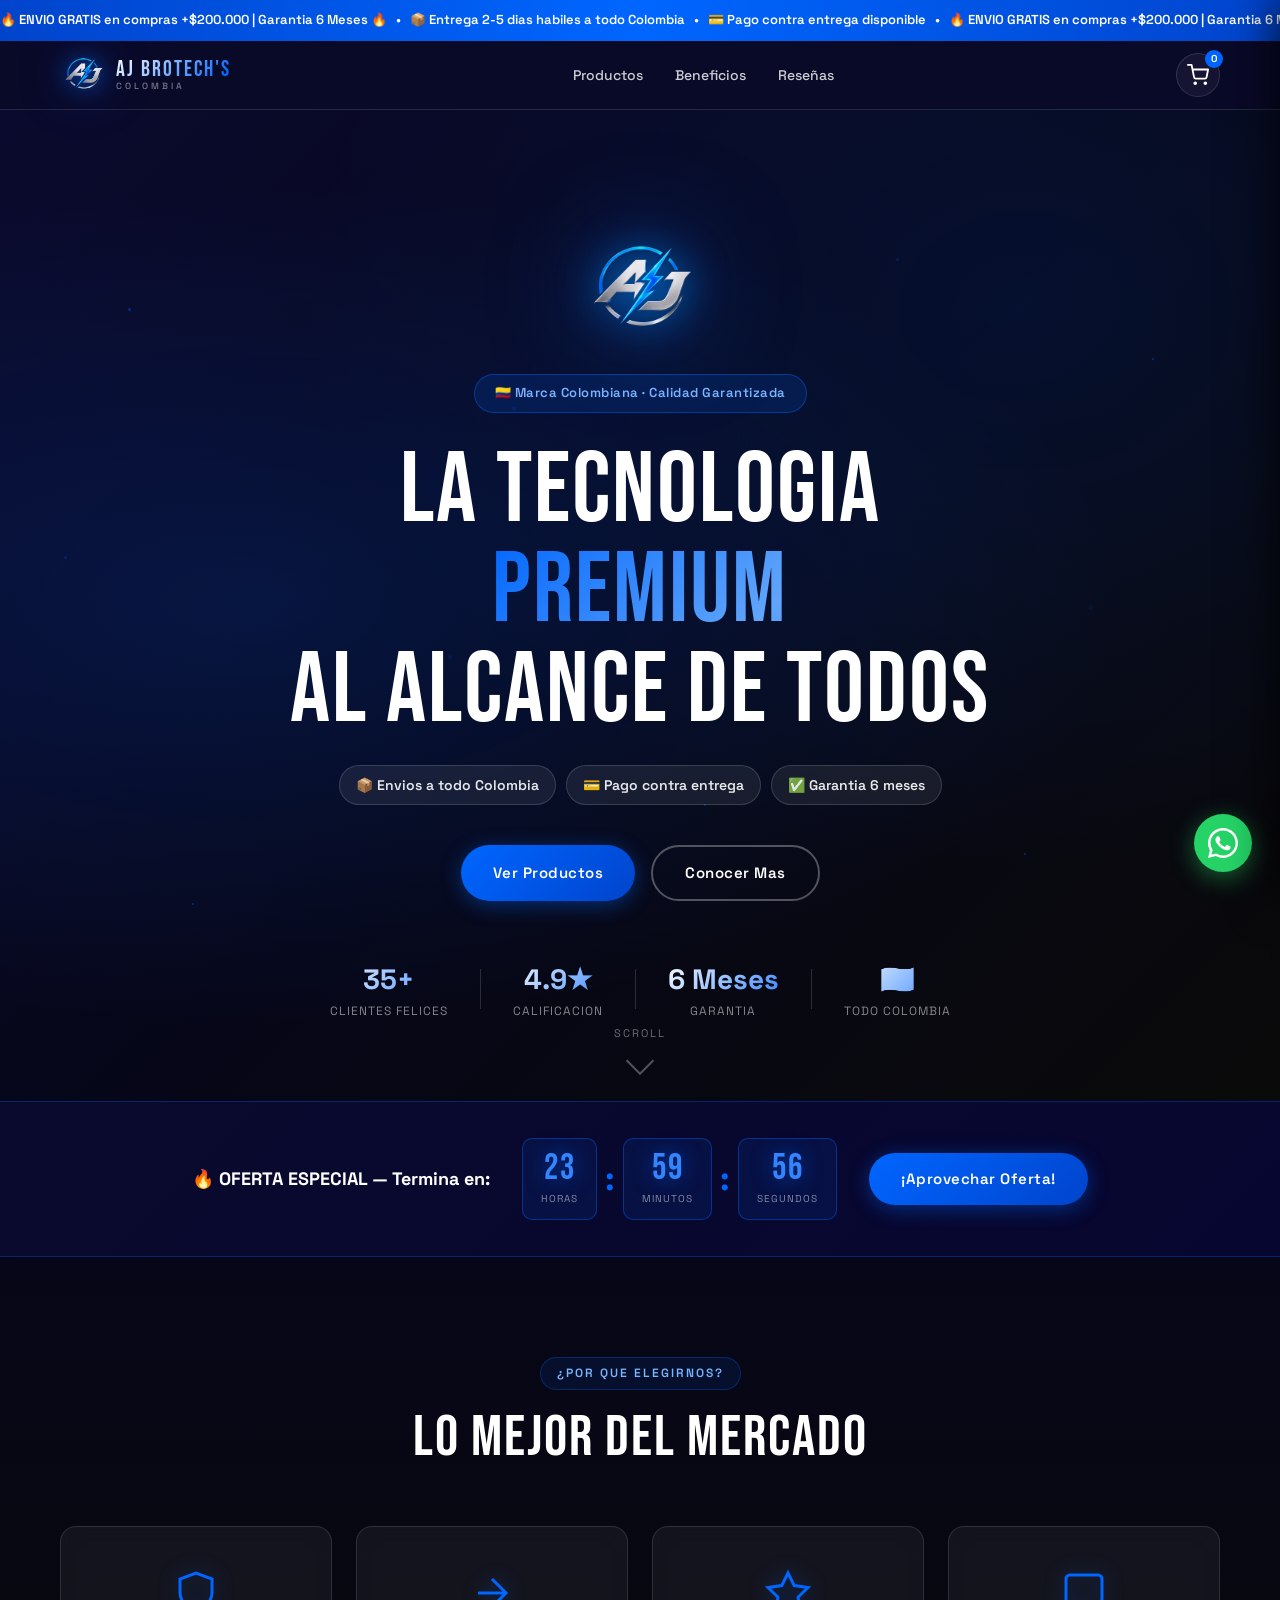
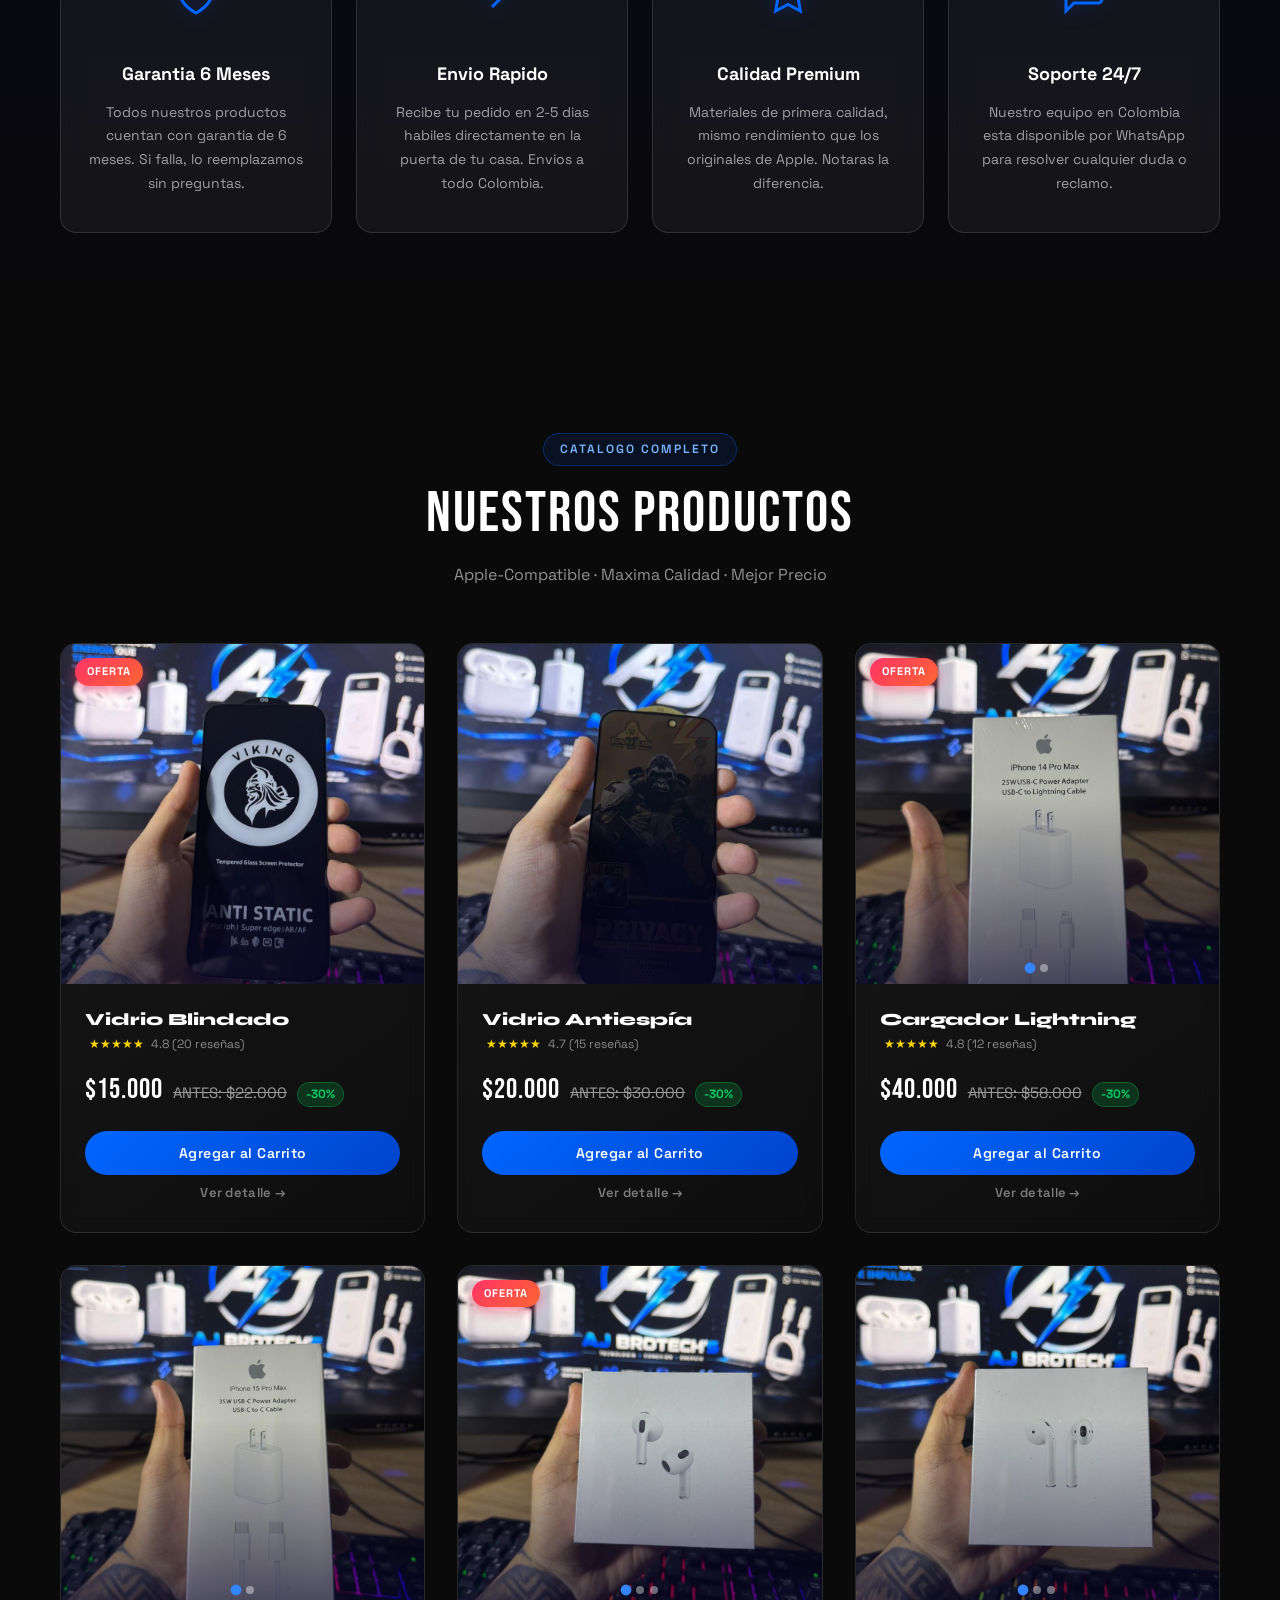
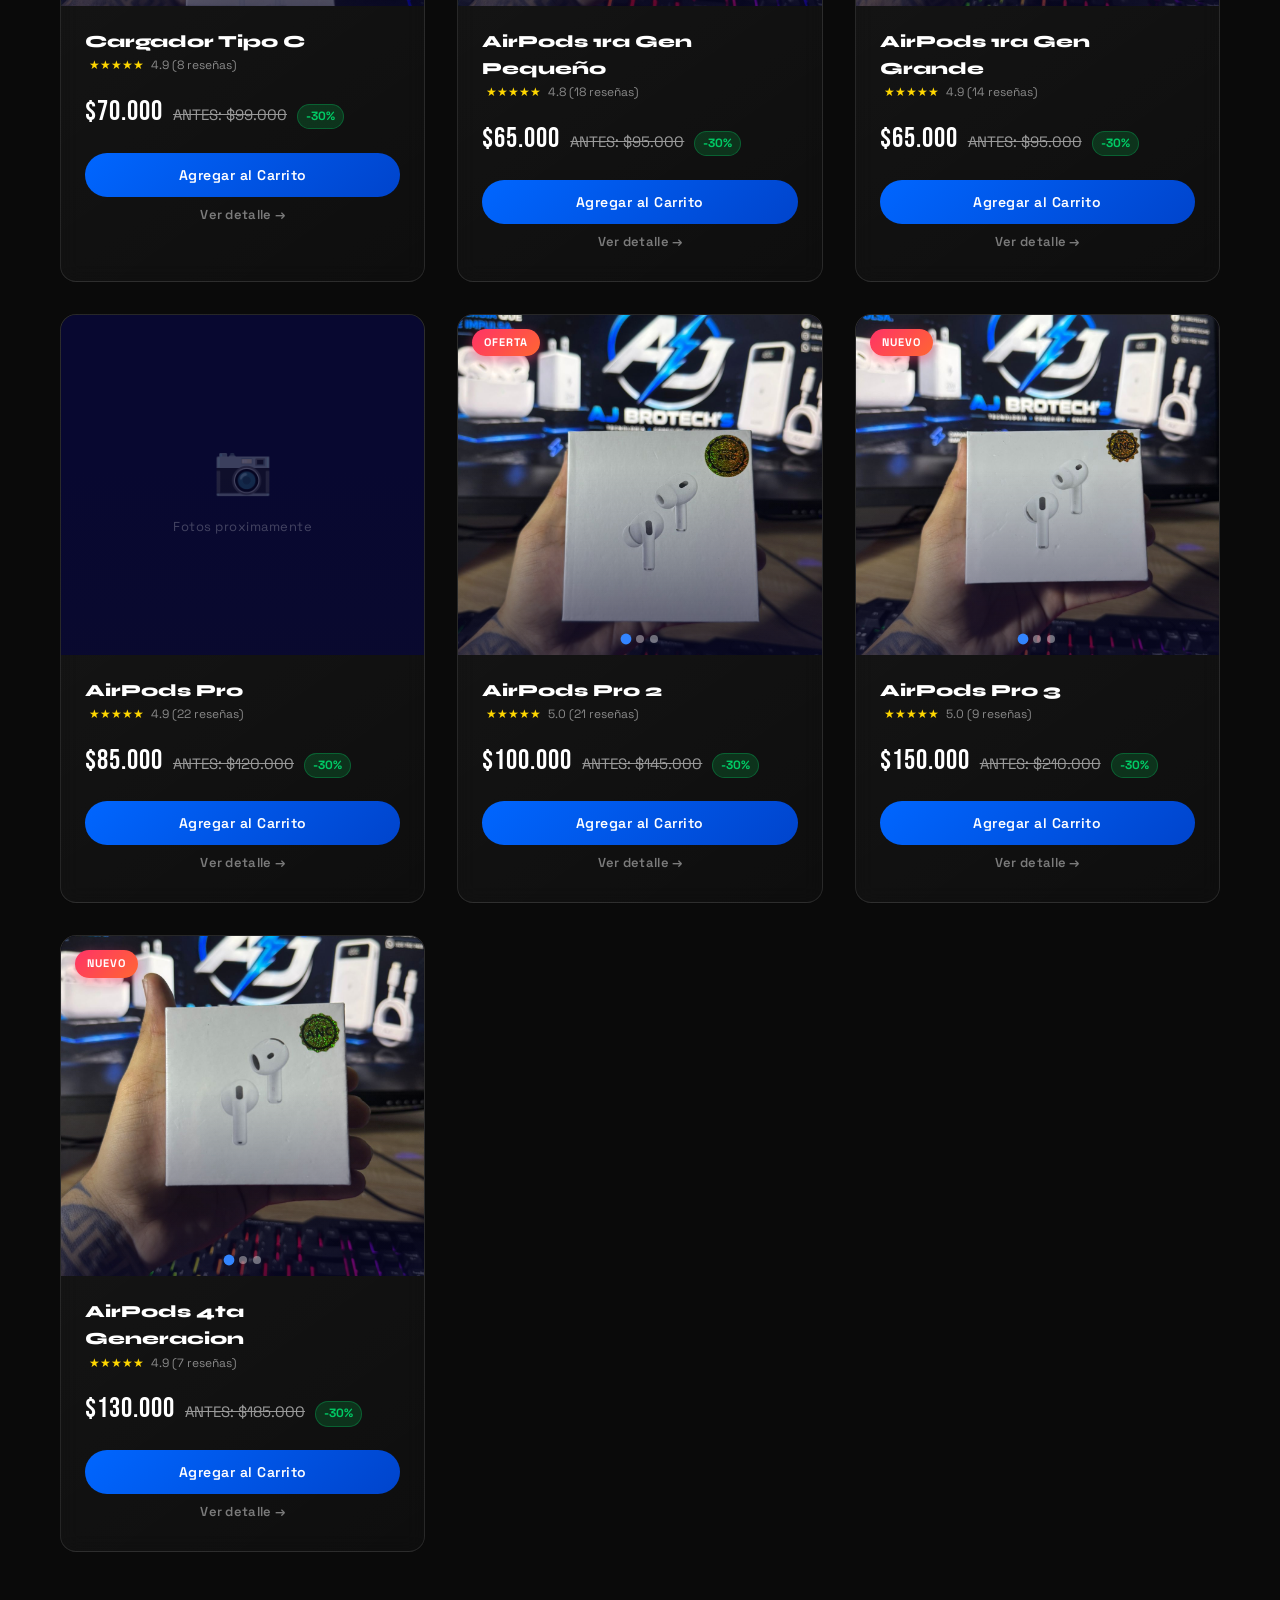
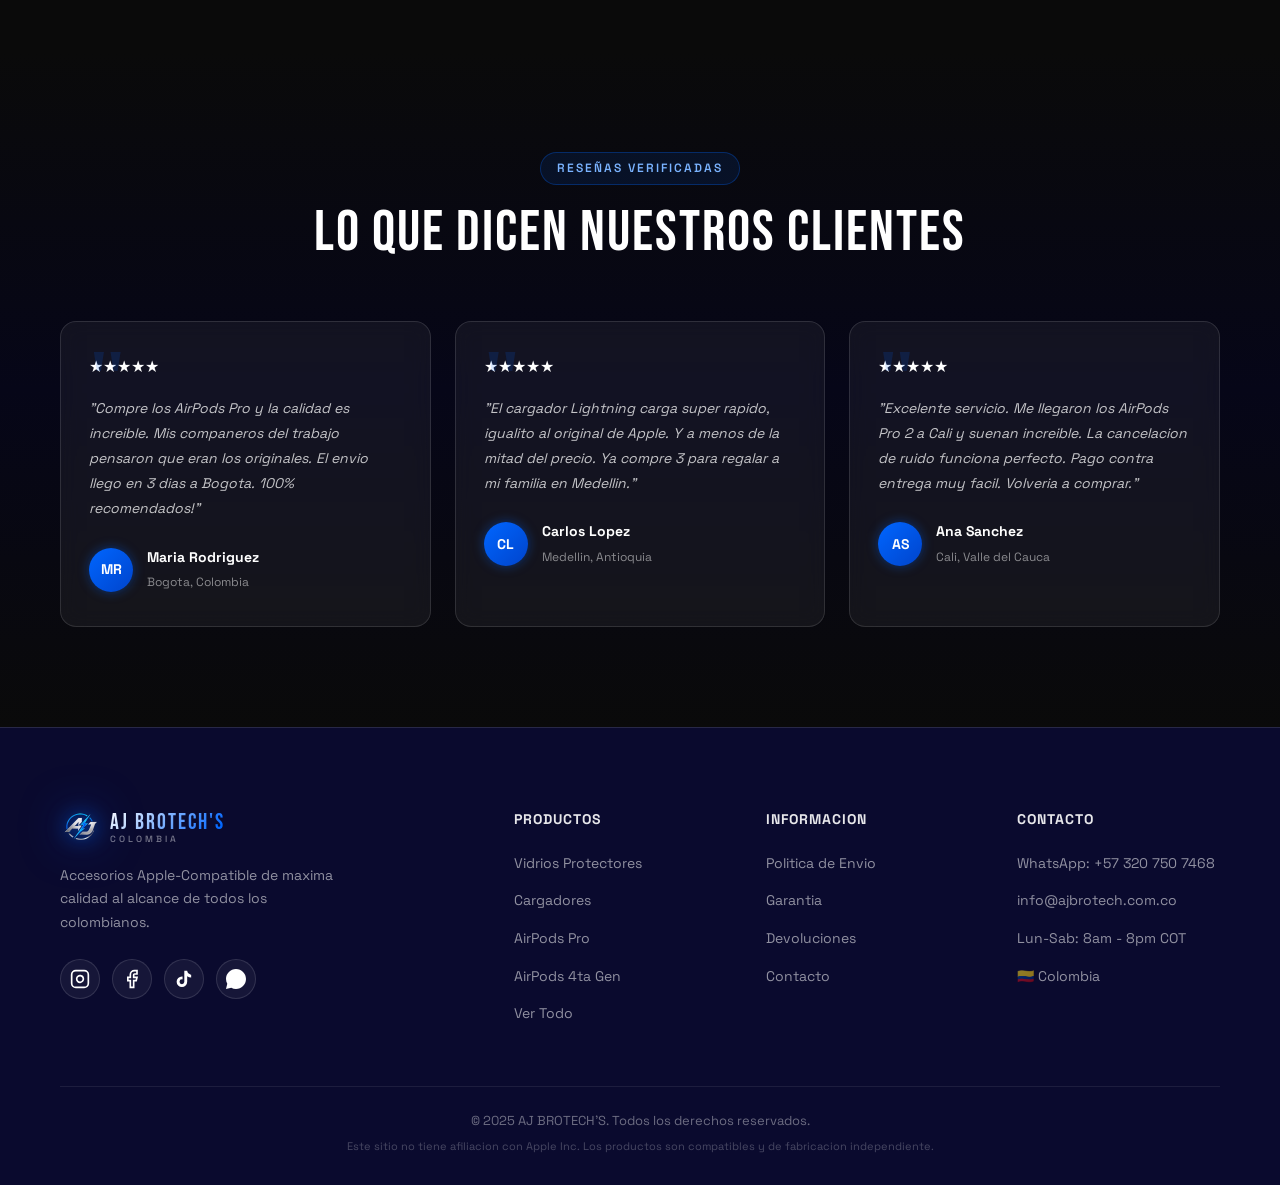
<file: index.html>
<!DOCTYPE html>
<html lang="es">
<head>
  <meta charset="UTF-8" />
  <meta name="viewport" content="width=device-width, initial-scale=1.0" />
  <title>AJ BROTECH'S - Accesorios Apple-Compatible Premium Colombia</title>
  <link rel="preconnect" href="https://fonts.googleapis.com" />
  <link rel="preconnect" href="https://fonts.gstatic.com" crossorigin />
  <link href="https://fonts.googleapis.com/css2?family=Bebas+Neue&family=Space+Grotesk:wght@300;400;500;600;700&family=Syne:wght@700;800&display=swap" rel="stylesheet" />
  <link rel="stylesheet" href="styles.css" />

  <!-- Meta Pixel Code (Descomenta e ingresa tu Pixel ID) -->
  <!--
  <script>
    !function(f,b,e,v,n,t,s)
    {if(f.fbq)return;n=f.fbq=function(){n.callMethod?
    n.callMethod.apply(n,arguments):n.queue.push(arguments)};
    if(!f._fbq)f._fbq=n;n.push=n;n.loaded=!0;n.version='2.0';
    n.queue=[];t=b.createElement(e);t.async=!0;
    t.src=v;s=b.getElementsByTagName(e)[0];
    s.parentNode.insertBefore(t,s)}(window, document,'script',
    'https://connect.facebook.net/en_US/fbevents.js');
    fbq('init', 'TU_PIXEL_ID'); // <- Ingresa tu ID aquí
    fbq('track', 'PageView');
  </script>
  -->
  <!-- End Meta Pixel Code -->

  <!-- Google Analytics / Google tag (Descomenta e ingresa tu ID) -->
  <!--
  <script async src="https://www.googletagmanager.com/gtag/js?id=TU_GOOGLE_TAG_ID"></script>
  <script>
    window.dataLayer = window.dataLayer || [];
    function gtag(){dataLayer.push(arguments);}
    gtag('js', new Date());
    gtag('config', 'TU_GOOGLE_TAG_ID'); // <- Ingresa tu ID aquí
  </script>
  -->
</head>
<body>

  <!-- ===== INTRO ANIMATION ===== -->
  <div id="intro-screen">
    <canvas id="intro-canvas"></canvas>
    <div id="intro-logo">
      <img src="logo_transparent.png" alt="AJ BROTECH'S" id="intro-logo-img" />
      <div id="intro-logo-text">AJ BROTECH'S</div>
      <div id="intro-shockwave"></div>
    </div>
  </div>
  <!-- ===== END INTRO ===== -->

  <!-- Announcement Bar -->
  <div class="announcement-bar">
    <div class="announcement-track">
      <span>&#128293; ENVIO GRATIS en compras +$200.000 | Garantia 6 Meses &#128293;</span>
      <span class="sep">&nbsp;&nbsp;•&nbsp;&nbsp;</span>
      <span>&#128230; Entrega 2-5 dias habiles a todo Colombia</span>
      <span class="sep">&nbsp;&nbsp;•&nbsp;&nbsp;</span>
      <span>&#128179; Pago contra entrega disponible</span>
      <span class="sep">&nbsp;&nbsp;•&nbsp;&nbsp;</span>
      <span>&#128293; ENVIO GRATIS en compras +$200.000 | Garantia 6 Meses &#128293;</span>
      <span class="sep">&nbsp;&nbsp;•&nbsp;&nbsp;</span>
      <span>&#128230; Entrega 2-5 dias habiles a todo Colombia</span>
    </div>
  </div>

  <!-- Navigation -->
  <nav class="navbar" id="navbar">
    <div class="nav-container">
      <a href="#" class="logo">
        <img src="logo_transparent.png" alt="AJ BROTECH'S Logo" class="logo-img" />
        <div class="logo-text-wrap">
          <span class="logo-text">AJ BROTECH'S</span>
          <span class="logo-sub">Colombia</span>
        </div>
      </a>
      <ul class="nav-links" id="navLinks">
        <li><a href="#productos">Productos</a></li>
        <li><a href="#features">Beneficios</a></li>
        <li><a href="#testimonios">Reseñas</a></li>
      </ul>
      <button class="cart-btn" id="cartBtn" aria-label="Abrir carrito">
        <svg width="22" height="22" viewBox="0 0 24 24" fill="none" stroke="currentColor" stroke-width="2" stroke-linecap="round" stroke-linejoin="round">
          <circle cx="9" cy="21" r="1"/><circle cx="20" cy="21" r="1"/>
          <path d="M1 1h4l2.68 13.39a2 2 0 0 0 2 1.61h9.72a2 2 0 0 0 2-1.61L23 6H6"/>
        </svg>
        <span class="cart-badge" id="cartBadge">0</span>
      </button>
      <button class="hamburger" id="hamburger" aria-label="Menu">
        <span></span><span></span><span></span>
      </button>
    </div>
  </nav>

  <!-- Hero Section -->
  <section class="hero" id="hero">
    <div class="hero-particles">
      <div class="hp"></div><div class="hp"></div><div class="hp"></div>
      <div class="hp"></div><div class="hp"></div><div class="hp"></div>
      <div class="hp"></div><div class="hp"></div><div class="hp"></div>
      <div class="hp"></div><div class="hp"></div><div class="hp"></div>
    </div>
    <div class="hero-content">
      <div class="hero-logo-big">
        <img src="logo_transparent.png" alt="AJ BROTECH'S" class="hero-logo-img" />
      </div>
      <div class="hero-badge">&#127464;&#127476; Marca Colombiana &middot; Calidad Garantizada</div>
      <h1 class="hero-title">La Tecnologia<br /><span class="gradient-text">Premium</span><br />al Alcance de Todos</h1>
      <p class="hero-subtitle">
        <span class="hero-sub-pill">&#128230; Envios a todo Colombia</span>
        <span class="hero-sub-pill">&#128179; Pago contra entrega</span>
        <span class="hero-sub-pill">&#9989; Garantia 6 meses</span>
      </p>
      <div class="hero-btns">
        <a href="#productos" class="btn btn-primary glow-btn">Ver Productos</a>
        <a href="#features" class="btn btn-outline">Conocer Mas</a>
      </div>
      <div class="hero-stats">
        <div class="stat">
          <span class="stat-number">35+</span>
          <span class="stat-label">Clientes Felices</span>
        </div>
        <div class="stat-divider"></div>
        <div class="stat">
          <span class="stat-number">4.9&#9733;</span>
          <span class="stat-label">Calificacion</span>
        </div>
        <div class="stat-divider"></div>
        <div class="stat">
          <span class="stat-number">6 Meses</span>
          <span class="stat-label">Garantia</span>
        </div>
        <div class="stat-divider"></div>
        <div class="stat">
          <span class="stat-number">&#127464;&#127476;</span>
          <span class="stat-label">Todo Colombia</span>
        </div>
      </div>
    </div>
    <div class="hero-scroll-hint">
      <span>Scroll</span>
      <div class="scroll-arrow"></div>
    </div>
  </section>

  <!-- Countdown Timer -->
  <section class="countdown-section">
    <div class="countdown-inner">
      <div class="countdown-label">&#128293; OFERTA ESPECIAL &mdash; Termina en:</div>
      <div class="countdown-timer">
        <div class="time-block">
          <span id="hours">00</span>
          <small>Horas</small>
        </div>
        <div class="time-sep">:</div>
        <div class="time-block">
          <span id="minutes">00</span>
          <small>Minutos</small>
        </div>
        <div class="time-sep">:</div>
        <div class="time-block">
          <span id="seconds">00</span>
          <small>Segundos</small>
        </div>
      </div>
      <a href="#productos" class="btn btn-primary countdown-btn glow-btn">&#161;Aprovechar Oferta!</a>
    </div>
  </section>

  <!-- Features Section -->
  <section class="features" id="features">
    <div class="container">
      <div class="section-header">
        <span class="section-tag">&#191;Por que elegirnos?</span>
        <h2 class="section-title">Lo Mejor del Mercado</h2>
      </div>
      <div class="features-grid">
        <div class="feature-card reveal">
          <div class="feature-icon">
            <svg width="48" height="48" viewBox="0 0 24 24" fill="none" stroke="#0066FF" stroke-width="1.5"><path d="M12 22s8-4 8-10V5l-8-3-8 3v7c0 6 8 10 8 10z"/></svg>
          </div>
          <h3>Garantia 6 Meses</h3>
          <p>Todos nuestros productos cuentan con garantia de 6 meses. Si falla, lo reemplazamos sin preguntas.</p>
        </div>
        <div class="feature-card reveal">
          <div class="feature-icon">
            <svg width="48" height="48" viewBox="0 0 24 24" fill="none" stroke="#0066FF" stroke-width="1.5"><path d="M5 12h14M12 5l7 7-7 7"/></svg>
          </div>
          <h3>Envio Rapido</h3>
          <p>Recibe tu pedido en 2-5 dias habiles directamente en la puerta de tu casa. Envios a todo Colombia.</p>
        </div>
        <div class="feature-card reveal">
          <div class="feature-icon">
            <svg width="48" height="48" viewBox="0 0 24 24" fill="none" stroke="#0066FF" stroke-width="1.5"><polygon points="12 2 15.09 8.26 22 9.27 17 14.14 18.18 21.02 12 17.77 5.82 21.02 7 14.14 2 9.27 8.91 8.26 12 2"/></svg>
          </div>
          <h3>Calidad Premium</h3>
          <p>Materiales de primera calidad, mismo rendimiento que los originales de Apple. Notaras la diferencia.</p>
        </div>
        <div class="feature-card reveal">
          <div class="feature-icon">
            <svg width="48" height="48" viewBox="0 0 24 24" fill="none" stroke="#0066FF" stroke-width="1.5"><path d="M21 15a2 2 0 0 1-2 2H7l-4 4V5a2 2 0 0 1 2-2h14a2 2 0 0 1 2 2z"/></svg>
          </div>
          <h3>Soporte 24/7</h3>
          <p>Nuestro equipo en Colombia esta disponible por WhatsApp para resolver cualquier duda o reclamo.</p>
        </div>
      </div>
    </div>
  </section>

  <!-- Products Section -->
  <section class="products" id="productos">
    <div class="container">
      <div class="section-header">
        <span class="section-tag">Catalogo Completo</span>
        <h2 class="section-title">Nuestros Productos</h2>
        <p class="section-sub">Apple-Compatible &middot; Maxima Calidad &middot; Mejor Precio</p>
      </div>
      <div class="product-grid" id="productGrid">
        <!-- Products injected by JS -->
      </div>
    </div>
  </section>

  <!-- Testimonials Section -->
  <section class="testimonials" id="testimonios">
    <div class="container">
      <div class="section-header">
        <span class="section-tag">Reseñas Verificadas</span>
        <h2 class="section-title">Lo Que Dicen Nuestros Clientes</h2>
      </div>
      <div class="testimonials-grid">
        <div class="testimonial-card reveal">
          <div class="stars">&#9733;&#9733;&#9733;&#9733;&#9733;</div>
          <p class="testimonial-text">"Compre los AirPods Pro y la calidad es increible. Mis companeros del trabajo pensaron que eran los originales. El envio llego en 3 dias a Bogota. 100% recomendados!"</p>
          <div class="testimonial-author">
            <div class="author-avatar">MR</div>
            <div>
              <strong>Maria Rodriguez</strong>
              <span>Bogota, Colombia</span>
            </div>
          </div>
        </div>
        <div class="testimonial-card reveal">
          <div class="stars">&#9733;&#9733;&#9733;&#9733;&#9733;</div>
          <p class="testimonial-text">"El cargador Lightning carga super rapido, igualito al original de Apple. Y a menos de la mitad del precio. Ya compre 3 para regalar a mi familia en Medellin."</p>
          <div class="testimonial-author">
            <div class="author-avatar">CL</div>
            <div>
              <strong>Carlos Lopez</strong>
              <span>Medellin, Antioquia</span>
            </div>
          </div>
        </div>
        <div class="testimonial-card reveal">
          <div class="stars">&#9733;&#9733;&#9733;&#9733;&#9733;</div>
          <p class="testimonial-text">"Excelente servicio. Me llegaron los AirPods Pro 2 a Cali y suenan increible. La cancelacion de ruido funciona perfecto. Pago contra entrega muy facil. Volveria a comprar."</p>
          <div class="testimonial-author">
            <div class="author-avatar">AS</div>
            <div>
              <strong>Ana Sanchez</strong>
              <span>Cali, Valle del Cauca</span>
            </div>
          </div>
        </div>
      </div>
    </div>
  </section>

  <!-- Footer -->
  <footer class="footer">
    <div class="container">
      <div class="footer-grid">
        <div class="footer-brand">
          <a href="#" class="logo footer-logo">
            <img src="logo_transparent.png" alt="AJ BROTECH'S Logo" class="logo-img logo-img-sm" />
            <div class="logo-text-wrap">
              <span class="logo-text">AJ BROTECH'S</span>
              <span class="logo-sub">Colombia</span>
            </div>
          </a>
          <p>Accesorios Apple-Compatible de maxima calidad al alcance de todos los colombianos.</p>
          <div class="social-links">
            <a href="#" class="social-link" aria-label="Instagram">
              <svg width="20" height="20" viewBox="0 0 24 24" fill="none" stroke="currentColor" stroke-width="2"><rect x="2" y="2" width="20" height="20" rx="5" ry="5"/><path d="M16 11.37A4 4 0 1 1 12.63 8 4 4 0 0 1 16 11.37z"/><line x1="17.5" y1="6.5" x2="17.51" y2="6.5"/></svg>
            </a>
            <a href="#" class="social-link" aria-label="Facebook">
              <svg width="20" height="20" viewBox="0 0 24 24" fill="none" stroke="currentColor" stroke-width="2"><path d="M18 2h-3a5 5 0 0 0-5 5v3H7v4h3v8h4v-8h3l1-4h-4V7a1 1 0 0 1 1-1h3z"/></svg>
            </a>
            <a href="#" class="social-link" aria-label="TikTok">
              <svg width="20" height="20" viewBox="0 0 24 24" fill="currentColor"><path d="M19.59 6.69a4.83 4.83 0 0 1-3.77-4.25V2h-3.45v13.67a2.89 2.89 0 0 1-2.88 2.5 2.89 2.89 0 0 1-2.89-2.89 2.89 2.89 0 0 1 2.89-2.89c.28 0 .54.04.79.1V9.01a6.33 6.33 0 0 0-.79-.05 6.34 6.34 0 0 0-6.34 6.34 6.34 6.34 0 0 0 6.34 6.34 6.34 6.34 0 0 0 6.33-6.34V8.69a8.18 8.18 0 0 0 4.78 1.52V6.75a4.85 4.85 0 0 1-1.01-.06z"/></svg>
            </a>
            <a href="https://wa.me/573207507468" class="social-link" aria-label="WhatsApp">
              <svg width="20" height="20" viewBox="0 0 32 32" fill="currentColor"><path d="M16 0C7.163 0 0 7.163 0 16c0 2.832.742 5.49 2.04 7.797L0 32l8.418-2.01A15.94 15.94 0 0016 32c8.837 0 16-7.163 16-16S24.837 0 16 0zm7.27 22.06c-.397-.199-2.35-1.16-2.715-1.291-.365-.132-.63-.199-.896.2-.265.397-1.028 1.29-1.261 1.556-.232.265-.464.298-.861.1-.397-.2-1.676-.618-3.192-1.97-1.18-1.052-1.976-2.35-2.208-2.748-.232-.397-.025-.611.175-.808.18-.178.397-.464.596-.696.199-.232.265-.397.397-.662.132-.265.066-.497-.033-.696-.1-.199-.896-2.16-1.228-2.957-.323-.776-.65-.671-.896-.683l-.762-.013c-.265 0-.696.1-1.061.497-.365.397-1.393 1.36-1.393 3.318 0 1.957 1.426 3.848 1.624 4.113.2.265 2.806 4.282 6.8 5.999.95.41 1.692.655 2.27.839.953.303 1.82.26 2.506.158.765-.114 2.35-.96 2.682-1.888.33-.928.33-1.723.232-1.888-.099-.166-.365-.265-.762-.464z"/></svg>
            </a>
          </div>
        </div>
        <div class="footer-links">
          <h4>Productos</h4>
          <ul>
            <li><a href="#productos">Vidrios Protectores</a></li>
            <li><a href="#productos">Cargadores</a></li>
            <li><a href="#productos">AirPods Pro</a></li>
            <li><a href="#productos">AirPods 4ta Gen</a></li>
            <li><a href="#productos">Ver Todo</a></li>
          </ul>
        </div>
        <div class="footer-links">
          <h4>Informacion</h4>
          <ul>
            <li><a href="#">Politica de Envio</a></li>
            <li><a href="#">Garantia</a></li>
            <li><a href="#">Devoluciones</a></li>
            <li><a href="#">Contacto</a></li>
          </ul>
        </div>
        <div class="footer-links">
          <h4>Contacto</h4>
          <ul>
            <li><a href="https://wa.me/573207507468">WhatsApp: +57 320 750 7468</a></li>
            <li><a href="mailto:info@ajbrotech.com.co">info@ajbrotech.com.co</a></li>
            <li><span>Lun-Sab: 8am - 8pm COT</span></li>
            <li><span>&#127464;&#127476; Colombia</span></li>
          </ul>
        </div>
      </div>
      <div class="footer-bottom">
        <p>&copy; 2025 AJ BROTECH'S. Todos los derechos reservados.</p>
        <p class="footer-disclaimer">Este sitio no tiene afiliacion con Apple Inc. Los productos son compatibles y de fabricacion independiente.</p>
      </div>
    </div>
  </footer>

  <!-- Cart Overlay -->
  <div class="cart-overlay" id="cartOverlay"></div>

  <!-- Cart Sidebar -->
  <aside class="cart-sidebar" id="cartSidebar">
    <div class="cart-header">
      <h2>
        <svg width="20" height="20" viewBox="0 0 24 24" fill="none" stroke="currentColor" stroke-width="2" style="vertical-align:middle;margin-right:8px"><circle cx="9" cy="21" r="1"/><circle cx="20" cy="21" r="1"/><path d="M1 1h4l2.68 13.39a2 2 0 0 0 2 1.61h9.72a2 2 0 0 0 2-1.61L23 6H6"/></svg>
        Tu Carrito
      </h2>
      <button class="cart-close" id="cartClose" aria-label="Cerrar carrito">&#10005;</button>
    </div>

    <!-- Banner envío gratis -->
    <div class="cart-shipping-banner" id="cartShippingBanner">
      <div class="csb-text" id="csbText">🚚 Agrega <strong id="csbAmount"></strong> más y el envío es GRATIS</div>
      <div class="csb-bar-wrap"><div class="csb-bar" id="csbBar"></div></div>
    </div>

    <div class="cart-items" id="cartItems">
      <div class="cart-empty" id="cartEmpty">
        <div class="cart-empty-icon">
          <svg width="64" height="64" viewBox="0 0 24 24" fill="none" stroke="rgba(255,255,255,0.3)" stroke-width="1.5"><circle cx="9" cy="21" r="1"/><circle cx="20" cy="21" r="1"/><path d="M1 1h4l2.68 13.39a2 2 0 0 0 2 1.61h9.72a2 2 0 0 0 2-1.61L23 6H6"/></svg>
        </div>
        <p>Tu carrito esta vacio</p>
        <button class="btn btn-primary" id="cartShopBtn">Ver Productos</button>
      </div>
    </div>
    <div class="cart-footer" id="cartFooter" style="display:none">
      <div class="cart-total-row">
        <span>Subtotal:</span>
        <strong id="cartSubtotal">$0 COP</strong>
      </div>
      <div class="cart-total-row">
        <span>Envio:</span>
        <strong id="cartShipping">Gratis</strong>
      </div>
      <div class="cart-total-row cart-grand">
        <span>Total:</span>
        <strong id="cartTotal">$0 COP</strong>
      </div>
      <a href="checkout.html" class="btn btn-primary glow-btn cart-checkout-btn">Proceder al Pago &#8594;</a>
      <button class="btn btn-clear" id="clearCartBtn">Vaciar Carrito</button>
    </div>
  </aside>

  <!-- Toast Notification -->
  <div class="toast" id="toast"></div>

  <!-- Exit Intent Popup -->
  <div class="exit-overlay" id="exitOverlay">
    <div class="exit-popup">
      <button class="exit-close" id="exitClose">&#10005;</button>
      <div class="exit-emoji">🎁</div>
      <h2 class="exit-title">¡No te vayas todavía!</h2>
      <p class="exit-sub">Tienes productos en tu carrito.<br>Completa tu compra <strong>ahora</strong> y obtén</p>
      <div class="exit-discount">5% OFF</div>
      <p class="exit-timer">⏰ Oferta válida solo por: <strong id="exitCountdown">10:00</strong></p>
      <button class="btn btn-primary glow-btn exit-btn" id="exitBtn">🛒 ¡Aplicar descuento y comprar!</button>
      <button class="exit-skip" id="exitSkip">No gracias, prefiero pagar precio completo</button>
    </div>
  </div>

  <!-- WhatsApp Floating Button -->
  <a href="https://wa.me/573207507468" class="whatsapp-btn" target="_blank" rel="noopener" aria-label="Contactar por WhatsApp">
    <svg viewBox="0 0 32 32" width="30" height="30" fill="white">
      <path d="M16 0C7.163 0 0 7.163 0 16c0 2.832.742 5.49 2.04 7.797L0 32l8.418-2.01A15.94 15.94 0 0016 32c8.837 0 16-7.163 16-16S24.837 0 16 0zm0 29.333a13.29 13.29 0 01-6.79-1.858l-.486-.29-5.003 1.196 1.23-4.867-.318-.5A13.28 13.28 0 012.667 16C2.667 8.636 8.636 2.667 16 2.667S29.333 8.636 29.333 16 23.364 29.333 16 29.333zm7.27-9.94c-.397-.199-2.35-1.16-2.715-1.291-.365-.132-.63-.199-.896.2-.265.397-1.028 1.29-1.261 1.556-.232.265-.464.298-.861.1-.397-.2-1.676-.618-3.192-1.97-1.18-1.052-1.976-2.35-2.208-2.748-.232-.397-.025-.611.175-.808.18-.178.397-.464.596-.696.199-.232.265-.397.397-.662.132-.265.066-.497-.033-.696-.1-.199-.896-2.16-1.228-2.957-.323-.776-.65-.671-.896-.683l-.762-.013c-.265 0-.696.1-1.061.497-.365.397-1.393 1.36-1.393 3.318 0 1.957 1.426 3.848 1.624 4.113.2.265 2.806 4.282 6.8 5.999.95.41 1.692.655 2.27.839.953.303 1.82.26 2.506.158.765-.114 2.35-.96 2.682-1.888.33-.928.33-1.723.232-1.888-.099-.166-.365-.265-.762-.464z"/>
    </svg>
  </a>

  <script src="script.js"></script>
  <script>
  /* ===== INTRO ANIMATION ===== */
  (function() {
    var canvas  = document.getElementById('intro-canvas');
    var ctx     = canvas.getContext('2d');
    var intro   = document.getElementById('intro-screen');
    var logo    = document.getElementById('intro-logo');
    var logoTxt = document.getElementById('intro-logo-text');
    var wave    = document.getElementById('intro-shockwave');
    var W, H;

    function resize() {
      W = canvas.width  = window.innerWidth;
      H = canvas.height = window.innerHeight;
    }
    resize();
    window.addEventListener('resize', resize);

    /* --- Lightning bolt --- */
    function lightning(x1, y1, x2, y2, rough, color, width) {
      if (rough < 2) {
        ctx.beginPath();
        ctx.moveTo(x1, y1);
        ctx.lineTo(x2, y2);
        ctx.strokeStyle = color;
        ctx.lineWidth = width;
        ctx.shadowBlur = 20;
        ctx.shadowColor = color;
        ctx.stroke();
        return;
      }
      var mx = (x1 + x2) / 2 + (Math.random() - 0.5) * rough;
      var my = (y1 + y2) / 2 + (Math.random() - 0.5) * rough;
      lightning(x1, y1, mx, my, rough / 2, color, width);
      lightning(mx, my, x2, y2, rough / 2, color, width);

      /* random branches */
      if (rough > 30 && Math.random() < 0.4) {
        var bx = mx + (Math.random() - 0.5) * rough * 2;
        var by = my + rough * (0.5 + Math.random() * 0.5);
        lightning(mx, my, bx, by, rough / 3, color, width * 0.5);
      }
    }

    /* --- Flash overlay --- */
    function flash(alpha) {
      ctx.fillStyle = 'rgba(100,180,255,' + alpha + ')';
      ctx.fillRect(0, 0, W, H);
    }

    /* --- Sequence --- */
    var startX = W / 2 + (Math.random() - 0.5) * 80;
    var centerX = W / 2;
    var centerY = H / 2;

    var phase = 0;
    var tick  = 0;
    var bolts = [];

    /* Pre-build bolt segments for smooth replay */
    function buildBolt() {
      bolts = [];
      for (var i = 0; i < 6; i++) {
        bolts.push({ dx: (Math.random() - 0.5) * 60 });
      }
    }
    buildBolt();

    function drawBolt(progress) {
      /* progress 0→1: bolt travels from top to center */
      ctx.clearRect(0, 0, W, H);
      ctx.fillStyle = '#000';
      ctx.fillRect(0, 0, W, H);

      var endY = H * 0.08 + (centerY - H * 0.08) * progress;

      /* glow layers */
      ctx.shadowBlur = 0;
      lightning(startX, -20, centerX, endY, 120, 'rgba(0,180,255,0.15)', 8);
      lightning(startX, -20, centerX, endY, 100, 'rgba(0,120,255,0.3)',  4);
      lightning(startX, -20, centerX, endY, 80,  'rgba(80,200,255,0.6)', 2);
      lightning(startX, -20, centerX, endY, 60,  'rgba(255,255,255,0.9)',1);

      if (progress > 0.85) {
        flash((progress - 0.85) / 0.15 * 0.15);
      }
    }

    var boltStart = null;
    var boltDur   = 600; // ms
    var impactTime = null;

    function animate(ts) {
      if (phase === 0) {
        /* Phase 0: bolt falls */
        if (!boltStart) boltStart = ts;
        var p = Math.min((ts - boltStart) / boltDur, 1);
        /* ease in */
        var ep = p * p;
        drawBolt(ep);

        if (p >= 1) {
          phase = 1;
          impactTime = ts;
          /* big flash */
          ctx.fillStyle = 'rgba(150,220,255,0.9)';
          ctx.fillRect(0, 0, W, H);
          /* show logo */
          logo.classList.add('show');
          logoTxt.classList.add('show');
          setTimeout(function() { wave.classList.add('show'); }, 100);
        }
        requestAnimationFrame(animate);

      } else if (phase === 1) {
        /* Phase 1: flash fades, logo pulses */
        var elapsed = ts - impactTime;
        var fadeAlpha = Math.max(0, 0.9 - elapsed / 300);

        ctx.clearRect(0, 0, W, H);
        ctx.fillStyle = '#000';
        ctx.fillRect(0, 0, W, H);

        /* residual electric arcs */
        if (elapsed < 400) {
          for (var a = 0; a < 3; a++) {
            var ax = centerX + (Math.random() - 0.5) * 60;
            var ay = centerY + (Math.random() - 0.5) * 60;
            lightning(centerX, centerY, ax, ay, 30,
              'rgba(0,150,255,' + (0.6 * (1 - elapsed/400)) + ')', 1);
          }
        }

        if (fadeAlpha > 0) {
          ctx.fillStyle = 'rgba(100,200,255,' + fadeAlpha + ')';
          ctx.fillRect(0, 0, W, H);
        }

        if (elapsed < 800) {
          requestAnimationFrame(animate);
        } else {
          phase = 2;
          /* star particles burst */
          spawnParticles();
          requestAnimationFrame(animateParticles);
          /* schedule exit */
          setTimeout(function() {
            intro.classList.add('hide');
            setTimeout(function() {
              intro.style.display = 'none';
              document.body.style.overflow = '';
            }, 700);
          }, 1200);
        }
      }
    }

    /* --- Particle burst --- */
    var particles = [];
    function spawnParticles() {
      for (var i = 0; i < 60; i++) {
        var angle = Math.random() * Math.PI * 2;
        var speed = 2 + Math.random() * 6;
        particles.push({
          x: centerX, y: centerY,
          vx: Math.cos(angle) * speed,
          vy: Math.sin(angle) * speed,
          life: 1,
          decay: 0.02 + Math.random() * 0.03,
          size: 1 + Math.random() * 3,
          color: Math.random() < 0.6 ? '#0066ff' : '#ffffff'
        });
      }
    }

    function animateParticles(ts) {
      ctx.clearRect(0, 0, W, H);
      ctx.fillStyle = '#000';
      ctx.fillRect(0, 0, W, H);

      var alive = false;
      for (var i = 0; i < particles.length; i++) {
        var p = particles[i];
        p.x += p.vx;
        p.y += p.vy;
        p.vy += 0.15;
        p.life -= p.decay;
        if (p.life > 0) {
          alive = true;
          ctx.beginPath();
          ctx.arc(p.x, p.y, p.size, 0, Math.PI * 2);
          ctx.fillStyle = p.color;
          ctx.globalAlpha = p.life;
          ctx.fill();
          ctx.globalAlpha = 1;
        }
      }
      if (alive) requestAnimationFrame(animateParticles);
      else {
        ctx.clearRect(0, 0, W, H);
        ctx.fillStyle = '#000';
        ctx.fillRect(0, 0, W, H);
      }
    }

    /* prevent scroll during intro */
    document.body.style.overflow = 'hidden';

    /* small delay then start */
    setTimeout(function() {
      requestAnimationFrame(animate);
    }, 300);

  })();
  /* ===== END INTRO ===== */
  </script>
  <!-- Success Modal for Mercado Pago -->
  <div class="modal-overlay" id="mpSuccessModal">
    <div class="modal-box">
      <div class="modal-success-icon">🎉</div>
      <h2>¡Pago Confirmado!</h2>
      <p>Gracias por tu compra. Hemos recibido tu pago y tu pedido ya está confirmado. Nos pondremos en contacto contigo por WhatsApp para coordinar el envío.</p>
      <button class="btn btn-primary glow-btn modal-btn" id="mpSuccessClose">Excelente</button>
    </div>
  </div>

  <!-- Product Detail Modal -->
  <div class="modal-overlay" id="productDetailModal">
    <div class="modal-box product-modal-box">
      <button class="modal-close" id="productModalClose" aria-label="Cerrar modal">&times;</button>
      <div class="product-modal-content" id="productModalContent">
        <!-- Contenido dinámico inyectado por JS -->
      </div>
    </div>
  </div>

</body>
</html>
</file>
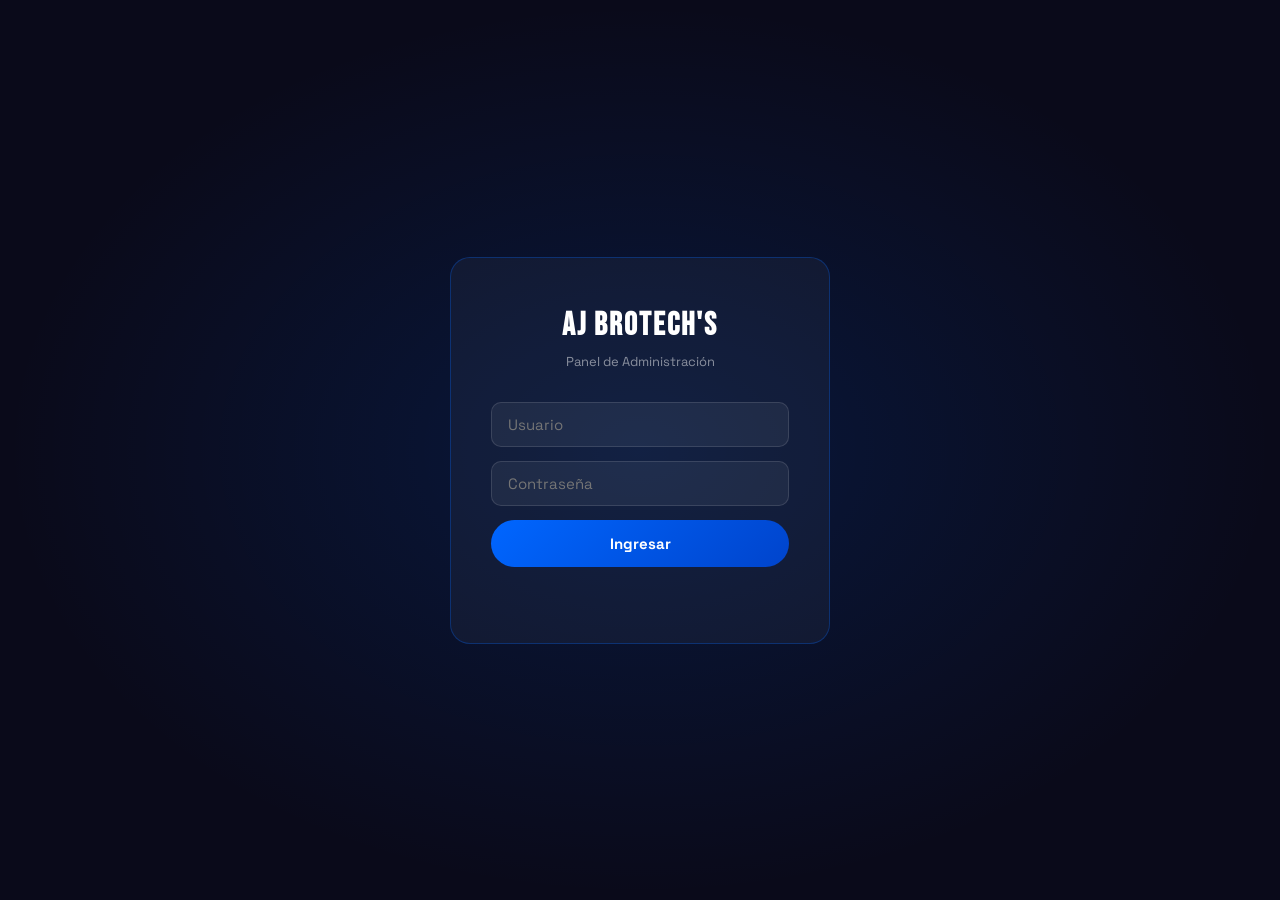
<file: admin.html>
<!DOCTYPE html>
<html lang="es">
<head>
  <meta charset="UTF-8"/>
  <meta name="viewport" content="width=device-width, initial-scale=1.0"/>
  <title>Admin — AJ BROTECH'S</title>
  <link href="https://fonts.googleapis.com/css2?family=Space+Grotesk:wght@400;500;600;700&family=Bebas+Neue&display=swap" rel="stylesheet"/>
  <style>
    *{box-sizing:border-box;margin:0;padding:0}
    body{font-family:'Space Grotesk',sans-serif;background:#0a0a1a;color:#fff;min-height:100vh}
    a{text-decoration:none;color:inherit}

    /* Login */
    #loginScreen{display:flex;align-items:center;justify-content:center;min-height:100vh;background:radial-gradient(ellipse at 50% 50%,rgba(0,102,255,.15),transparent 70%),#0a0a1a}
    .login-box{background:rgba(255,255,255,.04);border:1px solid rgba(0,102,255,.3);border-radius:20px;padding:48px 40px;width:100%;max-width:380px;text-align:center}
    .login-box h1{font-family:'Bebas Neue',sans-serif;font-size:32px;letter-spacing:2px;margin-bottom:8px}
    .login-box p{color:rgba(255,255,255,.5);font-size:13px;margin-bottom:32px}
    .login-box input{width:100%;background:rgba(255,255,255,.06);border:1.5px solid rgba(255,255,255,.12);border-radius:10px;color:#fff;font-family:'Space Grotesk',sans-serif;font-size:15px;padding:12px 16px;outline:none;margin-bottom:14px}
    .login-box input:focus{border-color:#0066ff}
    .btn-login{width:100%;background:linear-gradient(135deg,#0066ff,#0044cc);border:none;border-radius:50px;color:#fff;font-family:'Space Grotesk',sans-serif;font-size:15px;font-weight:700;padding:14px;cursor:pointer;transition:.3s}
    .btn-login:hover{box-shadow:0 0 20px rgba(0,102,255,.5)}
    #loginError{color:#ff6666;font-size:13px;margin-top:10px;min-height:18px}

    /* Layout */
    #adminPanel{display:none}
    .admin-header{background:rgba(10,10,46,.95);border-bottom:1px solid rgba(0,102,255,.2);padding:0 24px;height:64px;display:flex;align-items:center;justify-content:space-between;position:sticky;top:0;z-index:100;backdrop-filter:blur(16px)}
    .admin-header h1{font-family:'Bebas Neue',sans-serif;font-size:24px;letter-spacing:2px}
    .admin-header span{font-size:12px;color:rgba(255,255,255,.4)}
    .btn-logout{background:rgba(255,51,51,.15);border:1px solid rgba(255,51,51,.3);color:#ff6666;border-radius:50px;padding:6px 16px;font-size:13px;font-weight:600;cursor:pointer;font-family:'Space Grotesk',sans-serif;transition:.3s}
    .btn-logout:hover{background:rgba(255,51,51,.3)}

    .admin-body{padding:24px;max-width:1400px;margin:0 auto}

    /* Stats */
    .stats-grid{display:grid;grid-template-columns:repeat(auto-fit,minmax(200px,1fr));gap:16px;margin-bottom:32px}
    .stat-card{background:rgba(255,255,255,.04);border:1px solid rgba(255,255,255,.08);border-radius:14px;padding:20px 24px}
    .stat-card .stat-label{font-size:12px;color:rgba(255,255,255,.45);text-transform:uppercase;letter-spacing:1px;margin-bottom:8px}
    .stat-card .stat-val{font-family:'Bebas Neue',sans-serif;font-size:32px;letter-spacing:1px;color:#60a5fa}
    .stat-card .stat-sub{font-size:12px;color:rgba(255,255,255,.4);margin-top:4px}

    /* Tabs */
    .admin-tabs{display:flex;gap:8px;margin-bottom:24px;border-bottom:1px solid rgba(255,255,255,.08);padding-bottom:0}
    .admin-tab{background:none;border:none;border-bottom:2px solid transparent;color:rgba(255,255,255,.5);font-family:'Space Grotesk',sans-serif;font-size:14px;font-weight:600;padding:10px 20px;cursor:pointer;transition:.2s;margin-bottom:-1px}
    .admin-tab.active{color:#fff;border-bottom-color:#0066ff}

    /* Table */
    .table-wrap{background:rgba(255,255,255,.03);border:1px solid rgba(255,255,255,.07);border-radius:14px;overflow:hidden}
    .table-toolbar{padding:16px 20px;display:flex;align-items:center;justify-content:space-between;gap:12px;flex-wrap:wrap;border-bottom:1px solid rgba(255,255,255,.06)}
    .search-input{background:rgba(255,255,255,.06);border:1px solid rgba(255,255,255,.1);border-radius:8px;color:#fff;font-family:'Space Grotesk',sans-serif;font-size:14px;padding:8px 14px;outline:none;min-width:220px}
    .search-input:focus{border-color:#0066ff}
    table{width:100%;border-collapse:collapse}
    th{font-size:11px;font-weight:700;text-transform:uppercase;letter-spacing:.5px;color:rgba(255,255,255,.4);padding:12px 16px;text-align:left;border-bottom:1px solid rgba(255,255,255,.06);white-space:nowrap}
    td{padding:14px 16px;font-size:14px;border-bottom:1px solid rgba(255,255,255,.04);vertical-align:middle}
    tr:last-child td{border-bottom:none}
    tr:hover td{background:rgba(255,255,255,.02)}

    .badge{display:inline-block;font-size:11px;font-weight:700;padding:3px 10px;border-radius:50px;white-space:nowrap}
    .badge-pendiente{background:rgba(251,191,36,.15);color:#fbbf24;border:1px solid rgba(251,191,36,.3)}
    .badge-confirmado{background:rgba(0,102,255,.15);color:#60a5fa;border:1px solid rgba(0,102,255,.3)}
    .badge-enviado{background:rgba(139,92,246,.15);color:#a78bfa;border:1px solid rgba(139,92,246,.3)}
    .badge-entregado{background:rgba(0,204,102,.15);color:#00cc66;border:1px solid rgba(0,204,102,.3)}
    .badge-cancelado{background:rgba(255,51,51,.15);color:#ff6666;border:1px solid rgba(255,51,51,.3)}

    select.estado-sel{background:rgba(255,255,255,.06);border:1px solid rgba(255,255,255,.12);border-radius:6px;color:#fff;font-size:12px;padding:4px 8px;cursor:pointer;font-family:'Space Grotesk',sans-serif}

    .btn-ver{background:rgba(0,102,255,.15);border:1px solid rgba(0,102,255,.3);color:#60a5fa;border-radius:6px;padding:4px 12px;font-size:12px;cursor:pointer;font-family:'Space Grotesk',sans-serif;transition:.2s}
    .btn-ver:hover{background:rgba(0,102,255,.3)}

    /* Modal detalle */
    .modal-overlay{position:fixed;inset:0;background:rgba(0,0,0,.8);backdrop-filter:blur(8px);z-index:500;display:flex;align-items:center;justify-content:center;padding:20px;opacity:0;pointer-events:none;transition:opacity .3s}
    .modal-overlay.show{opacity:1;pointer-events:all}
    .modal-box{background:#0d0d3a;border:1px solid rgba(0,102,255,.3);border-radius:20px;padding:32px;width:100%;max-width:560px;max-height:85vh;overflow-y:auto;position:relative}
    .modal-close{position:absolute;top:16px;right:16px;background:rgba(255,255,255,.07);border:none;color:rgba(255,255,255,.5);width:30px;height:30px;border-radius:50%;cursor:pointer;font-size:16px;display:flex;align-items:center;justify-content:center}
    .modal-close:hover{background:rgba(255,51,51,.3);color:#ff4444}
    .detail-row{display:flex;justify-content:space-between;padding:8px 0;border-bottom:1px solid rgba(255,255,255,.06);font-size:14px}
    .detail-row:last-child{border:none}
    .detail-label{color:rgba(255,255,255,.5)}
    .detail-val{font-weight:600;text-align:right}

    .empty-state{text-align:center;padding:60px 20px;color:rgba(255,255,255,.3);font-size:15px}

    @media(max-width:768px){
      .admin-body{padding:16px}
      .stats-grid{grid-template-columns:1fr 1fr}
      td,th{padding:10px 12px}
      .search-input{min-width:100%;width:100%}
    }
  </style>
</head>
<body>

<!-- LOGIN -->
<div id="loginScreen">
  <div class="login-box">
    <h1>AJ BROTECH'S</h1>
    <p>Panel de Administración</p>
    <input type="text"     id="adminUser" placeholder="Usuario" autocomplete="username"/>
    <input type="password" id="adminPass" placeholder="Contraseña" autocomplete="current-password"/>
    <button class="btn-login" id="loginBtn">Ingresar</button>
    <div id="loginError"></div>
  </div>
</div>

<!-- ADMIN PANEL -->
<div id="adminPanel">
  <header class="admin-header">
    <div>
      <h1>AJ BROTECH'S <span style="color:#0066ff">Admin</span></h1>
      <span id="lastUpdate"></span>
    </div>
    <div style="display:flex;align-items:center;gap:16px">
      <span style="font-size:13px;color:rgba(255,255,255,.5)" id="adminWelcome"></span>
      <button class="btn-logout" id="logoutBtn">Cerrar sesión</button>
    </div>
  </header>

  <div class="admin-body">
    <!-- Stats -->
    <div class="stats-grid">
      <div class="stat-card">
        <div class="stat-label">Pedidos hoy</div>
        <div class="stat-val" id="statHoy">—</div>
        <div class="stat-sub">pedidos nuevos</div>
      </div>
      <div class="stat-card">
        <div class="stat-label">Total pedidos</div>
        <div class="stat-val" id="statTotal">—</div>
        <div class="stat-sub">todos los tiempos</div>
      </div>
      <div class="stat-card">
        <div class="stat-label">Ingresos totales</div>
        <div class="stat-val" id="statIngresos">—</div>
        <div class="stat-sub">en ventas</div>
      </div>
      <div class="stat-card">
        <div class="stat-label">Pendientes</div>
        <div class="stat-val" id="statPendientes">—</div>
        <div class="stat-sub">por confirmar</div>
      </div>
      <div class="stat-card">
        <div class="stat-label">Clientes únicos</div>
        <div class="stat-val" id="statClientes">—</div>
        <div class="stat-sub">registrados</div>
      </div>
    </div>

    <!-- Tabs -->
    <div class="admin-tabs">
      <button class="admin-tab active" data-tab="pedidos">📦 Pedidos</button>
      <button class="admin-tab" data-tab="clientes">👥 Clientes</button>
    </div>

    <!-- Pedidos tab -->
    <div id="tab-pedidos">
      <div class="table-wrap">
        <div class="table-toolbar">
          <input class="search-input" id="searchPedidos" placeholder="🔍 Buscar por nombre, número, ciudad..."/>
          <select id="filterEstado" style="background:rgba(255,255,255,.06);border:1px solid rgba(255,255,255,.1);border-radius:8px;color:#fff;font-family:'Space Grotesk',sans-serif;font-size:13px;padding:8px 12px">
            <option value="">Todos los estados</option>
            <option value="pendiente">Pendiente</option>
            <option value="confirmado">Confirmado</option>
            <option value="enviado">Enviado</option>
            <option value="entregado">Entregado</option>
            <option value="cancelado">Cancelado</option>
          </select>
        </div>
        <div style="overflow-x:auto">
          <table>
            <thead>
              <tr>
                <th>Número</th><th>Fecha</th><th>Cliente</th>
                <th>Ciudad</th><th>Total</th><th>Pago</th>
                <th>Estado</th><th>Acción</th>
              </tr>
            </thead>
            <tbody id="tablaPedidos"></tbody>
          </table>
        </div>
      </div>
    </div>

    <!-- Clientes tab -->
    <div id="tab-clientes" style="display:none">
      <div class="table-wrap">
        <div class="table-toolbar">
          <input class="search-input" id="searchClientes" placeholder="🔍 Buscar cliente..."/>
        </div>
        <div style="overflow-x:auto">
          <table>
            <thead>
              <tr>
                <th>Nombre</th><th>Email</th><th>Teléfono</th>
                <th>Pedidos</th><th>Total gastado</th><th>Registrado</th>
              </tr>
            </thead>
            <tbody id="tablaClientes"></tbody>
          </table>
        </div>
      </div>
    </div>
  </div>
</div>

<!-- Modal detalle pedido -->
<div class="modal-overlay" id="modalDetalle">
  <div class="modal-box">
    <button class="modal-close" id="modalClose">✕</button>
    <h2 style="font-family:'Bebas Neue',sans-serif;font-size:24px;letter-spacing:1px;margin-bottom:20px" id="modalTitle"></h2>
    <div id="modalContent"></div>
  </div>
</div>


<script>
'use strict';
const SUPABASE_URL = 'https://bwpvrgiejjatzjmmjrew.supabase.co';
const SUPABASE_KEY = 'eyJhbGciOiJIUzI1NiIsInR5cCI6IkpXVCJ9.eyJpc3MiOiJzdXBhYmFzZSIsInJlZiI6ImJ3cHZyZ2llamphdHpqbW1qcmV3Iiwicm9sZSI6ImFub24iLCJpYXQiOjE3ODM2MTgxMjMsImV4cCI6MjA5OTE5NDEyM30.AA0OhHa9bgs1sDdZxiJpHGeM6jUcQV4w91EHYzNPXFQ';
const ADMIN_USER = 'ajbrotech';
const ADMIN_PASS = 'ajbro2025';

/* credenciales simples — cámbia las en producción */
function sbFetch(path, opts={}) {
  return fetch(`${SUPABASE_URL}/rest/v1/${path}`, {
    ...opts,
    headers: {
      'apikey': SUPABASE_KEY,
      'Authorization': `Bearer ${SUPABASE_KEY}`,
      'Content-Type': 'application/json',
      ...(opts.headers||{})
    }
  }).then(r => r.json());
}

function fmtCOP(n){ return '$'+Math.round(n).toLocaleString('es-CO'); }
function fmtDate(d){ return new Date(d).toLocaleString('es-CO',{dateStyle:'short',timeStyle:'short'}); }

/* ---- LOGIN ---- */
document.getElementById('loginBtn').addEventListener('click', doLogin);
document.getElementById('adminPass').addEventListener('keydown', e => { if(e.key==='Enter') doLogin(); });

function doLogin(){
  const u = document.getElementById('adminUser').value.trim();
  const p = document.getElementById('adminPass').value.trim();
  const err = document.getElementById('loginError');
  if(u===ADMIN_USER && p===ADMIN_PASS){
    sessionStorage.setItem('ajb_admin','1');
    document.getElementById('loginScreen').style.display='none';
    document.getElementById('adminPanel').style.display='block';
    document.getElementById('adminWelcome').textContent='Hola, '+u;
    loadAll();
  } else {
    err.textContent='Usuario o contraseña incorrectos';
  }
}

document.getElementById('logoutBtn').addEventListener('click',()=>{
  sessionStorage.removeItem('ajb_admin');
  location.reload();
});

if(sessionStorage.getItem('ajb_admin')){
  document.getElementById('loginScreen').style.display='none';
  document.getElementById('adminPanel').style.display='block';
  loadAll();
}

/* ---- TABS ---- */
document.querySelectorAll('.admin-tab').forEach(tab=>{
  tab.addEventListener('click',()=>{
    document.querySelectorAll('.admin-tab').forEach(t=>t.classList.remove('active'));
    tab.classList.add('active');
    document.getElementById('tab-pedidos').style.display = tab.dataset.tab==='pedidos'?'block':'none';
    document.getElementById('tab-clientes').style.display= tab.dataset.tab==='clientes'?'block':'none';
  });
});

/* ---- DATA ---- */
let allPedidos=[], allClientes=[];

async function loadAll(){
  document.getElementById('lastUpdate').textContent='Cargando...';
  const [pedidos, clientes] = await Promise.all([
    sbFetch('pedidos?select=*&order=created_at.desc&limit=500'),
    sbFetch('clientes?select=*&order=created_at.desc&limit=500')
  ]);
  allPedidos  = Array.isArray(pedidos)  ? pedidos  : [];
  allClientes = Array.isArray(clientes) ? clientes : [];
  renderStats();
  renderPedidos(allPedidos);
  renderClientes(allClientes);
  document.getElementById('lastUpdate').textContent='Actualizado: '+new Date().toLocaleTimeString('es-CO');
}

function renderStats(){
  const hoy = new Date().toDateString();
  const hoyCount = allPedidos.filter(p=>new Date(p.created_at).toDateString()===hoy).length;
  const ingresos  = allPedidos.reduce((s,p)=>s+(p.total||0),0);
  const pendientes= allPedidos.filter(p=>p.estado==='pendiente').length;
  document.getElementById('statHoy').textContent        = hoyCount;
  document.getElementById('statTotal').textContent      = allPedidos.length;
  document.getElementById('statIngresos').textContent   = fmtCOP(ingresos);
  document.getElementById('statPendientes').textContent = pendientes;
  document.getElementById('statClientes').textContent   = allClientes.length;
}

function renderPedidos(list){
  const tbody = document.getElementById('tablaPedidos');
  if(!list.length){ tbody.innerHTML=`<tr><td colspan="8"><div class="empty-state">No hay pedidos aún</div></td></tr>`; return; }
  tbody.innerHTML = list.map(p=>`
    <tr>
      <td><strong style="color:#60a5fa">${p.numero}</strong></td>
      <td style="color:rgba(255,255,255,.5);font-size:12px">${fmtDate(p.created_at)}</td>
      <td>${p.nombre} ${p.apellido}</td>
      <td>${p.ciudad}</td>
      <td><strong>${fmtCOP(p.total)}</strong></td>
      <td style="text-transform:uppercase;font-size:12px">${p.metodo_pago}</td>
      <td>
        <select class="estado-sel" data-id="${p.id}" onchange="cambiarEstado(this)">
          ${['pendiente','confirmado','enviado','entregado','cancelado'].map(e=>`<option value="${e}" ${p.estado===e?'selected':''}>${e}</option>`).join('')}
        </select>
      </td>
      <td><button class="btn-ver" onclick="verDetalle('${p.id}')">Ver</button></td>
    </tr>`).join('');
}

function renderClientes(list){
  const tbody = document.getElementById('tablaClientes');
  if(!list.length){ tbody.innerHTML=`<tr><td colspan="6"><div class="empty-state">No hay clientes aún</div></td></tr>`; return; }
  tbody.innerHTML = list.map(c=>`
    <tr>
      <td>${c.nombre} ${c.apellido}</td>
      <td style="color:#60a5fa">${c.email}</td>
      <td>${c.telefono||'—'}</td>
      <td style="text-align:center">${c.total_pedidos||0}</td>
      <td><strong>${fmtCOP(c.total_gastado||0)}</strong></td>
      <td style="color:rgba(255,255,255,.4);font-size:12px">${fmtDate(c.created_at)}</td>
    </tr>`).join('');
}

/* ---- CAMBIAR ESTADO ---- */
async function cambiarEstado(sel){
  const id = sel.dataset.id;
  const estado = sel.value;
  await sbFetch(`pedidos?id=eq.${id}`,{
    method:'PATCH',
    headers:{'Prefer':'return=minimal'},
    body: JSON.stringify({estado})
  });
  const p = allPedidos.find(x=>x.id===id);
  if(p) p.estado = estado;
  renderStats();
}

/* ---- VER DETALLE ---- */
async function verDetalle(id){
  const pedido = allPedidos.find(p=>p.id===id);
  if(!pedido) return;
  const items = await sbFetch(`pedido_items?pedido_id=eq.${id}&select=*`);
  document.getElementById('modalTitle').textContent = pedido.numero;
  document.getElementById('modalContent').innerHTML = `
    <div class="detail-row"><span class="detail-label">Estado</span><span class="detail-val"><span class="badge badge-${pedido.estado}">${pedido.estado}</span></span></div>
    <div class="detail-row"><span class="detail-label">Fecha</span><span class="detail-val">${fmtDate(pedido.created_at)}</span></div>
    <div class="detail-row"><span class="detail-label">Cliente</span><span class="detail-val">${pedido.nombre} ${pedido.apellido}</span></div>
    <div class="detail-row"><span class="detail-label">Email</span><span class="detail-val">${pedido.email}</span></div>
    <div class="detail-row"><span class="detail-label">Teléfono</span><span class="detail-val">${pedido.telefono}</span></div>
    <div class="detail-row"><span class="detail-label">Dirección</span><span class="detail-val">${pedido.direccion}, ${pedido.ciudad}, ${pedido.departamento}</span></div>
    <div class="detail-row"><span class="detail-label">Método de pago</span><span class="detail-val" style="text-transform:uppercase">${pedido.metodo_pago}</span></div>
    <div style="margin:16px 0;font-size:13px;font-weight:700;color:rgba(255,255,255,.5);text-transform:uppercase;letter-spacing:1px">Productos</div>
    ${(Array.isArray(items)?items:[]).map(i=>`
      <div class="detail-row">
        <span class="detail-label">${i.nombre} ×${i.cantidad}</span>
        <span class="detail-val">${fmtCOP(i.precio*i.cantidad)}</span>
      </div>`).join('')}
    <div style="margin-top:16px;border-top:1px solid rgba(255,255,255,.1);padding-top:12px">
      <div class="detail-row"><span class="detail-label">Subtotal</span><span class="detail-val">${fmtCOP(pedido.subtotal)}</span></div>
      <div class="detail-row"><span class="detail-label">Envío</span><span class="detail-val">${fmtCOP(pedido.envio)}</span></div>
      ${pedido.descuento>0?`<div class="detail-row"><span class="detail-label" style="color:#00cc66">Descuento</span><span class="detail-val" style="color:#00cc66">−${fmtCOP(pedido.descuento)}</span></div>`:''}
      <div class="detail-row"><span class="detail-label" style="font-size:16px;font-weight:700;color:#fff">TOTAL</span><span class="detail-val" style="font-size:18px;color:#60a5fa">${fmtCOP(pedido.total)}</span></div>
    </div>
    <div style="margin-top:20px;text-align:center">
      <a href="https://wa.me/${pedido.telefono?.replace(/\D/g,'')}" target="_blank" style="background:rgba(37,211,102,.15);border:1px solid rgba(37,211,102,.3);color:#25d366;border-radius:50px;padding:10px 24px;font-size:14px;font-weight:600;display:inline-block">💬 Contactar por WhatsApp</a>
    </div>`;
  document.getElementById('modalDetalle').classList.add('show');
}

document.getElementById('modalClose').addEventListener('click',()=>{
  document.getElementById('modalDetalle').classList.remove('show');
});
document.getElementById('modalDetalle').addEventListener('click',e=>{
  if(e.target===e.currentTarget) e.currentTarget.classList.remove('show');
});

/* ---- BÚSQUEDA ---- */
document.getElementById('searchPedidos').addEventListener('input', function(){
  const q = this.value.toLowerCase();
  const estado = document.getElementById('filterEstado').value;
  const fil = allPedidos.filter(p=>{
    const match = !q || `${p.numero} ${p.nombre} ${p.apellido} ${p.ciudad} ${p.email}`.toLowerCase().includes(q);
    const estMatch = !estado || p.estado===estado;
    return match && estMatch;
  });
  renderPedidos(fil);
});

document.getElementById('filterEstado').addEventListener('change', function(){
  const q = document.getElementById('searchPedidos').value.toLowerCase();
  const estado = this.value;
  renderPedidos(allPedidos.filter(p=>{
    const match = !q || `${p.numero} ${p.nombre} ${p.apellido} ${p.ciudad}`.toLowerCase().includes(q);
    return match && (!estado||p.estado===estado);
  }));
});

document.getElementById('searchClientes').addEventListener('input', function(){
  const q = this.value.toLowerCase();
  renderClientes(allClientes.filter(c=>`${c.nombre} ${c.apellido} ${c.email}`.toLowerCase().includes(q)));
});

/* auto-refresh cada 60s */
setInterval(()=>{ if(sessionStorage.getItem('ajb_admin')) loadAll(); }, 60000);
</script>
</body>
</html>
</file>
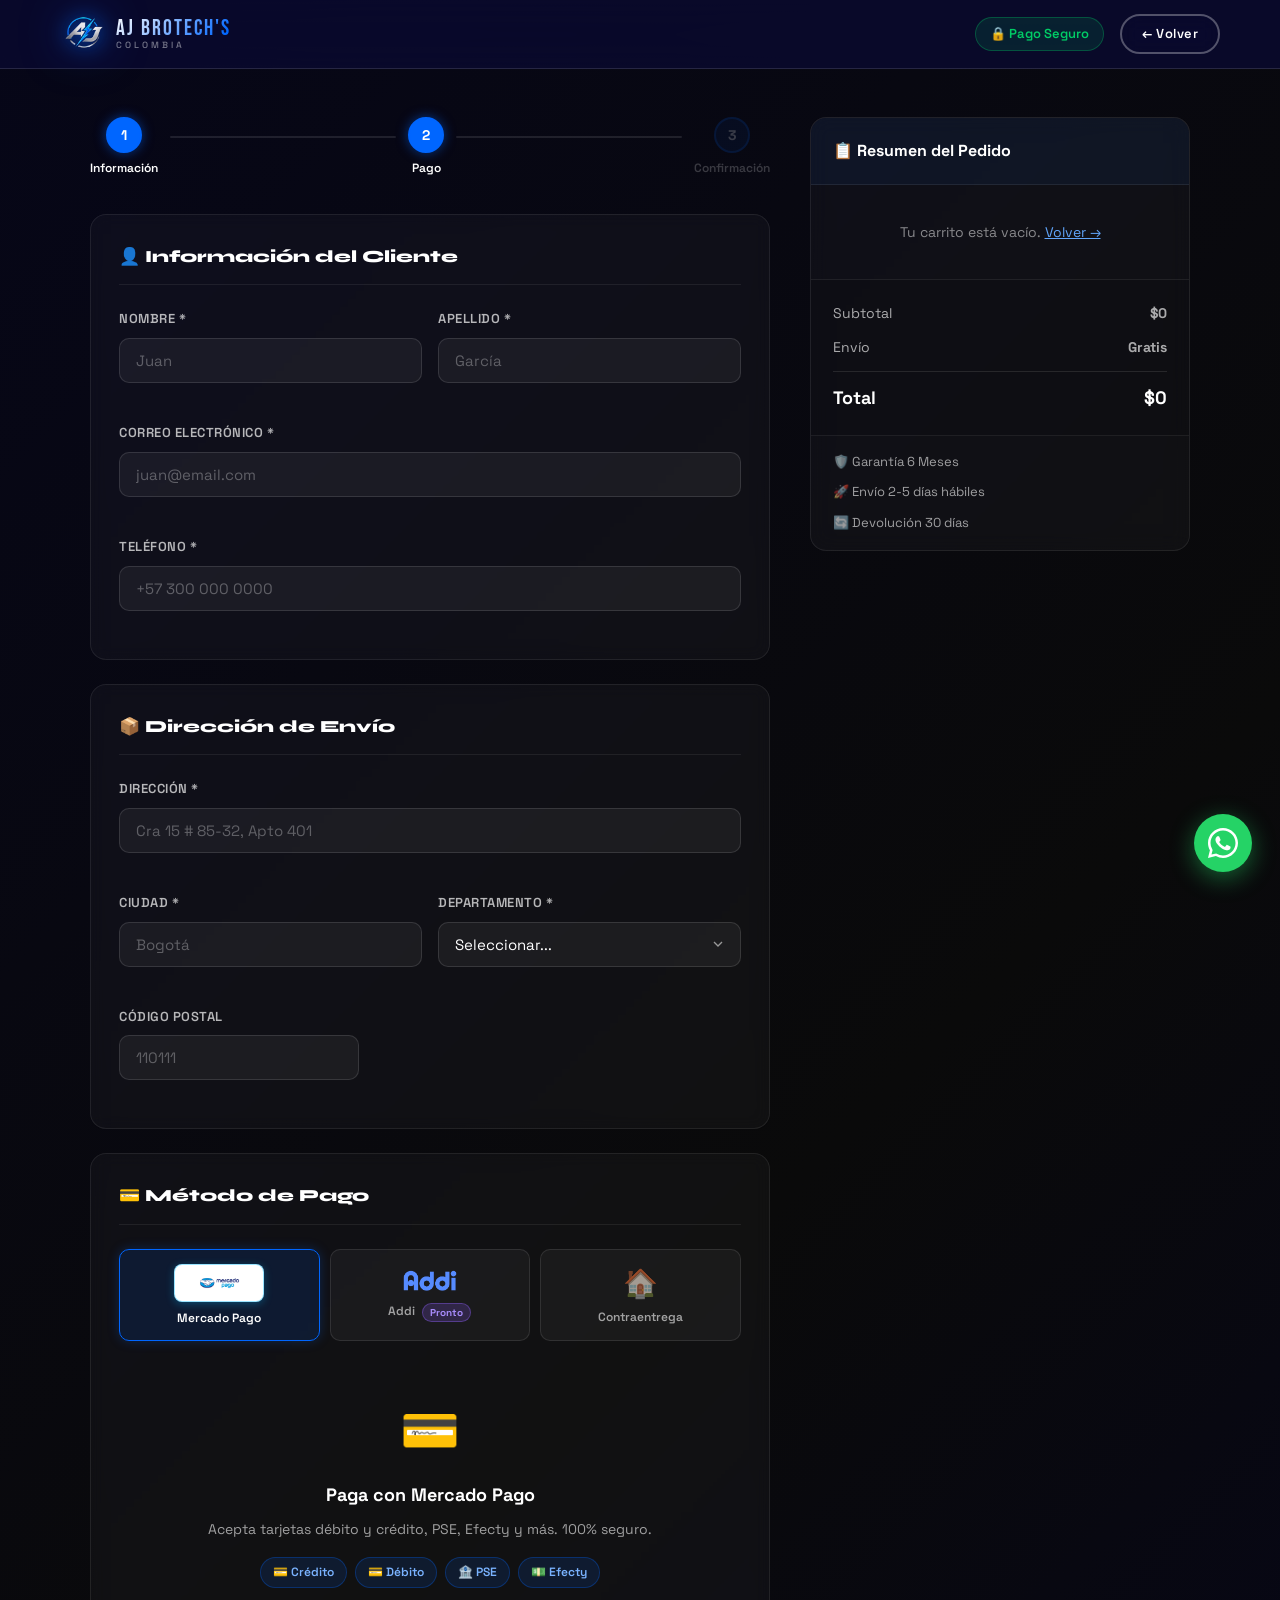
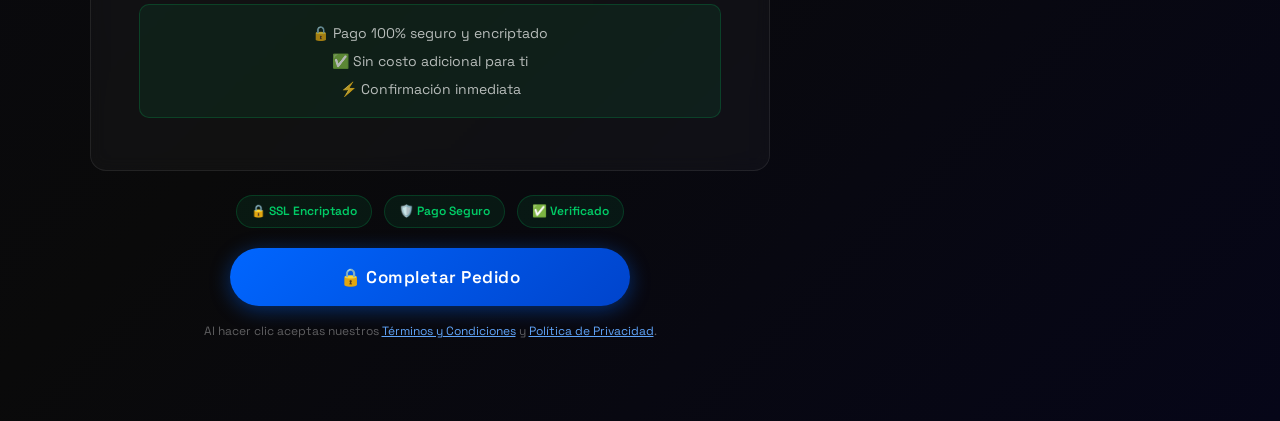
<file: checkout.html>
﻿<!DOCTYPE html>
<html lang="es">
<head>
  <meta charset="UTF-8" />
  <meta name="viewport" content="width=device-width, initial-scale=1.0" />
  <title>Checkout – AJ BROTECH'S</title>
  <link rel="preconnect" href="https://fonts.googleapis.com" />
  <link rel="preconnect" href="https://fonts.gstatic.com" crossorigin />
  <link href="https://fonts.googleapis.com/css2?family=Bebas+Neue&family=Space+Grotesk:wght@300;400;500;600;700&family=Syne:wght@700;800&display=swap" rel="stylesheet" />
  <link rel="stylesheet" href="styles.css" />
  <link rel="stylesheet" href="checkout.css" />
</head>
<body class="checkout-body">

  <!-- Navbar -->
  <nav class="navbar" id="navbar">
    <div class="nav-container">
      <a href="index.html" class="logo">
        <img src="logo_transparent.png" alt="AJ BROTECH'S Logo" class="logo-img" />
        <div class="logo-text-wrap">
          <span class="logo-text">AJ BROTECH'S</span>
          <span class="logo-sub">Colombia</span>
        </div>
      </a>
      <div class="checkout-nav-right">
        <span class="security-pill">🔒 Pago Seguro</span>
        <a href="index.html" class="btn btn-outline" style="padding:8px 20px;font-size:13px">← Volver</a>
      </div>
    </div>
  </nav>

  <!-- Checkout Main -->
  <main class="checkout-main">
    <div class="checkout-container">

      <!-- LEFT: Form -->
      <div class="checkout-form-col">

        <!-- Progress Steps -->
        <div class="checkout-steps">
          <div class="step active">
            <div class="step-num">1</div>
            <span>Información</span>
          </div>
          <div class="step-line"></div>
          <div class="step active">
            <div class="step-num">2</div>
            <span>Pago</span>
          </div>
          <div class="step-line"></div>
          <div class="step">
            <div class="step-num">3</div>
            <span>Confirmación</span>
          </div>
        </div>

        <form id="checkoutForm" novalidate>

          <!-- Customer Info -->
          <section class="form-section">
            <h2 class="form-section-title">👤 Información del Cliente</h2>
            <div class="form-grid">
              <div class="form-group">
                <label for="firstName">Nombre *</label>
                <input type="text" id="firstName" name="firstName" placeholder="Juan" required autocomplete="given-name" />
                <span class="field-error" id="err-firstName"></span>
              </div>
              <div class="form-group">
                <label for="lastName">Apellido *</label>
                <input type="text" id="lastName" name="lastName" placeholder="García" required autocomplete="family-name" />
                <span class="field-error" id="err-lastName"></span>
              </div>
            </div>
            <div class="form-group">
              <label for="email">Correo Electrónico *</label>
              <input type="email" id="email" name="email" placeholder="juan@email.com" required autocomplete="email" />
              <span class="field-error" id="err-email"></span>
            </div>
            <div class="form-group">
              <label for="phone">Teléfono *</label>
              <input type="tel" id="phone" name="phone" placeholder="+57 300 000 0000" required autocomplete="tel" />
              <span class="field-error" id="err-phone"></span>
            </div>
          </section>

          <!-- Shipping Info -->
          <section class="form-section">
            <h2 class="form-section-title">📦 Dirección de Envío</h2>
            <div class="form-group">
              <label for="address">Dirección *</label>
              <input type="text" id="address" name="address" placeholder="Cra 15 # 85-32, Apto 401" required autocomplete="street-address" />
              <span class="field-error" id="err-address"></span>
            </div>
            <div class="form-grid">
              <div class="form-group">
                <label for="city">Ciudad *</label>
                <input type="text" id="city" name="city" placeholder="Bogotá" required autocomplete="address-level2" />
                <span class="field-error" id="err-city"></span>
              </div>
              <div class="form-group">
                <label for="state">Departamento *</label>
                <select id="state" name="state" required autocomplete="address-level1">
                  <option value="">Seleccionar...</option>
                  <option>Amazonas</option><option>Antioquia</option><option>Arauca</option>
                  <option>Atlántico</option><option>Bogotá D.C.</option><option>Bolívar</option>
                  <option>Boyacá</option><option>Caldas</option><option>Caquetá</option>
                  <option>Casanare</option><option>Cauca</option><option>Cesar</option>
                  <option>Chocó</option><option>Córdoba</option><option>Cundinamarca</option>
                  <option>Guainía</option><option>Guaviare</option><option>Huila</option>
                  <option>La Guajira</option><option>Magdalena</option><option>Meta</option>
                  <option>Nariño</option><option>Norte de Santander</option><option>Putumayo</option>
                  <option>Quindío</option><option>Risaralda</option><option>San Andrés y Providencia</option>
                  <option>Santander</option><option>Sucre</option><option>Tolima</option>
                  <option>Valle del Cauca</option><option>Vaupés</option><option>Vichada</option>
                </select>
                <span class="field-error" id="err-state"></span>
              </div>
            </div>
            <div class="form-group form-group-half">
              <label for="zip">Código Postal</label>
              <input type="text" id="zip" name="zip" placeholder="110111" maxlength="6" autocomplete="postal-code" />
              <span class="field-error" id="err-zip"></span>
            </div>
          </section>

          <!-- Payment Method -->
          <section class="form-section">
            <h2 class="form-section-title">💳 Método de Pago</h2>

            <div class="payment-tabs">
              <button type="button" class="payment-tab active" data-tab="mp">
                <div class="mp-logo-wrap">
                  <img src="images/logos/logo-vector-mercado-pago.webp" alt="Mercado Pago" class="tab-logo-mp">
                </div>
                <span>Mercado Pago</span>
              </button>
              <button type="button" class="payment-tab" data-tab="addi">
                <img src="images/logos/addi-logo.png" alt="Addi" class="tab-logo tab-logo-addi">
                <span>Addi <span class="coming-soon-tag">Pronto</span></span>
              </button>
              <button type="button" class="payment-tab" data-tab="cod">
                <span style="font-size:28px">🏠</span>
                <span>Contraentrega</span>
              </button>
            </div>

            <!-- Mercado Pago Panel -->
            <div class="payment-panel active" id="panel-mp">
              <div class="mp-panel">
                <div class="mp-icon">💳</div>
                <h3>Paga con Mercado Pago</h3>
                <p>Acepta tarjetas débito y crédito, PSE, Efecty y más. 100% seguro.</p>
                <div class="mp-methods">
                  <span class="mp-method-tag">💳 Crédito</span>
                  <span class="mp-method-tag">💳 Débito</span>
                  <span class="mp-method-tag">🏦 PSE</span>
                  <span class="mp-method-tag">💵 Efecty</span>
                </div>
                <div class="cod-note" style="margin-top:16px">
                  🔒 Pago 100% seguro y encriptado<br/>
                  ✅ Sin costo adicional para ti<br/>
                  ⚡ Confirmación inmediata
                </div>
              </div>
            </div>

            <!-- Addi Panel -->
            <div class="payment-panel" id="panel-addi">
              <div class="cod-panel">
                <div class="cod-icon">💜</div>
                <h3>Paga en cuotas con Addi</h3>
                <p>Próximamente podrás financiar tu compra en cuotas quincenales sin tarjeta de crédito.</p>
                <div class="cod-note">
                  🔜 Disponible muy pronto<br/>
                  📲 Solo necesitas tu cédula<br/>
                  ✅ Aprobación en segundos
                </div>
              </div>
            </div>

            <!-- Contraentrega Panel -->
            <div class="payment-panel" id="panel-cod">
              <div class="cod-panel">
                <div class="cod-icon">🏠</div>
                <h3>Pago Contra Entrega</h3>
                <p>Paga en efectivo cuando recibas tu pedido. Disponible en todo Colombia.</p>
                <div class="cod-note cod-note-warning">
                  ⚠️ Se cobra un recargo de <strong>$12.000</strong> adicionales por este servicio.<br/>
                  ✅ Recibe, revisa y luego paga<br/>
                  📦 Disponible en todo el territorio colombiano
                </div>
              </div>
            </div>
          </section>

          <!-- Submit -->
          <div class="checkout-submit-wrap">
            <div class="security-badges">
              <div class="security-badge">🔒 SSL Encriptado</div>
              <div class="security-badge">🛡️ Pago Seguro</div>
              <div class="security-badge">✅ Verificado</div>
            </div>
            <button type="submit" class="btn btn-primary glow-btn checkout-submit-btn" id="submitBtn">
              🔒 Completar Pedido
            </button>
            <p class="checkout-terms">Al hacer clic aceptas nuestros <a href="#">Términos y Condiciones</a> y <a href="#">Política de Privacidad</a>.</p>
          </div>

        </form>
      </div>

      <!-- RIGHT: Order Summary -->
      <aside class="checkout-summary-col">
        <div class="order-summary">
          <h2 class="summary-title">📋 Resumen del Pedido</h2>
          <div class="summary-items" id="summaryItems">
            <div class="summary-empty">Tu carrito está vacío. <a href="index.html">Volver a la tienda →</a></div>
          </div>
          <div class="summary-totals" id="summaryTotals">
            <div class="summary-row">
              <span>Subtotal</span>
              <strong id="summarySubtotal">$0</strong>
            </div>
            <div class="summary-row">
              <span>Envío</span>
              <strong id="summaryShipping">Gratis</strong>
            </div>
            <div class="summary-row cod-fee-row" id="summaryCodRow" style="display:none">
              <span>⚠️ Recargo contraentrega</span>
              <strong style="color:#f59e0b">+$12.000</strong>
            </div>
            <div class="summary-row summary-total-row">
              <span>Total</span>
              <strong id="summaryTotal">$0</strong>
            </div>
          </div>
          <div class="summary-guarantees">
            <div class="guarantee-item">🛡️ Garantía 6 Meses</div>
            <div class="guarantee-item">🚀 Envío 2-5 días hábiles</div>
            <div class="guarantee-item">🔄 Devolución 30 días</div>
          </div>
        </div>
      </aside>

    </div>
  </main>

  <!-- Success Modal -->
  <div class="modal-overlay" id="successModal">
    <div class="modal-box">
      <div class="modal-success-icon">🎉</div>
      <h2>¡Pedido Completado!</h2>
      <p>Gracias por tu compra. Hemos recibido tu pedido y te contactaremos pronto.</p>
      <div class="modal-order-num">Pedido #<span id="orderNum">AJB-000000</span></div>
      <p class="modal-note">Tiempo estimado de entrega: <strong>2-5 días hábiles</strong></p>
      <a href="index.html" class="btn btn-primary glow-btn modal-btn">Seguir Comprando</a>
      <a href="https://wa.me/573207507468" class="btn btn-outline modal-btn" style="margin-top:10px">💬 Rastrear por WhatsApp</a>
    </div>
  </div>

  <!-- WhatsApp Button -->
  <a href="https://wa.me/573207507468" class="whatsapp-btn" target="_blank" rel="noopener" aria-label="WhatsApp">
    <svg viewBox="0 0 32 32" width="30" height="30" fill="white">
      <path d="M16 0C7.163 0 0 7.163 0 16c0 2.832.742 5.49 2.04 7.797L0 32l8.418-2.01A15.94 15.94 0 0016 32c8.837 0 16-7.163 16-16S24.837 0 16 0zm0 29.333a13.29 13.29 0 01-6.79-1.858l-.486-.29-5.003 1.196 1.23-4.867-.318-.5A13.28 13.28 0 012.667 16C2.667 8.636 8.636 2.667 16 2.667S29.333 8.636 29.333 16 23.364 29.333 16 29.333zm7.27-9.94c-.397-.199-2.35-1.16-2.715-1.291-.365-.132-.63-.199-.896.2-.265.397-1.028 1.29-1.261 1.556-.232.265-.464.298-.861.1-.397-.2-1.676-.618-3.192-1.97-1.18-1.052-1.976-2.35-2.208-2.748-.232-.397-.025-.611.175-.808.18-.178.397-.464.596-.696.199-.232.265-.397.397-.662.132-.265.066-.497-.033-.696-.1-.199-.896-2.16-1.228-2.957-.323-.776-.65-.671-.896-.683l-.762-.013c-.265 0-.696.1-1.061.497-.365.397-1.393 1.36-1.393 3.318 0 1.957 1.426 3.848 1.624 4.113.2.265 2.806 4.282 6.8 5.999.95.41 1.692.655 2.27.839.953.303 1.82.26 2.506.158.765-.114 2.35-.96 2.682-1.888.33-.928.33-1.723.232-1.888-.099-.166-.365-.265-.762-.464z"/>
    </svg>
  </a>

  <script src="script.js"></script>
  <script src="checkout.js"></script>
</body>
</html>
</file>
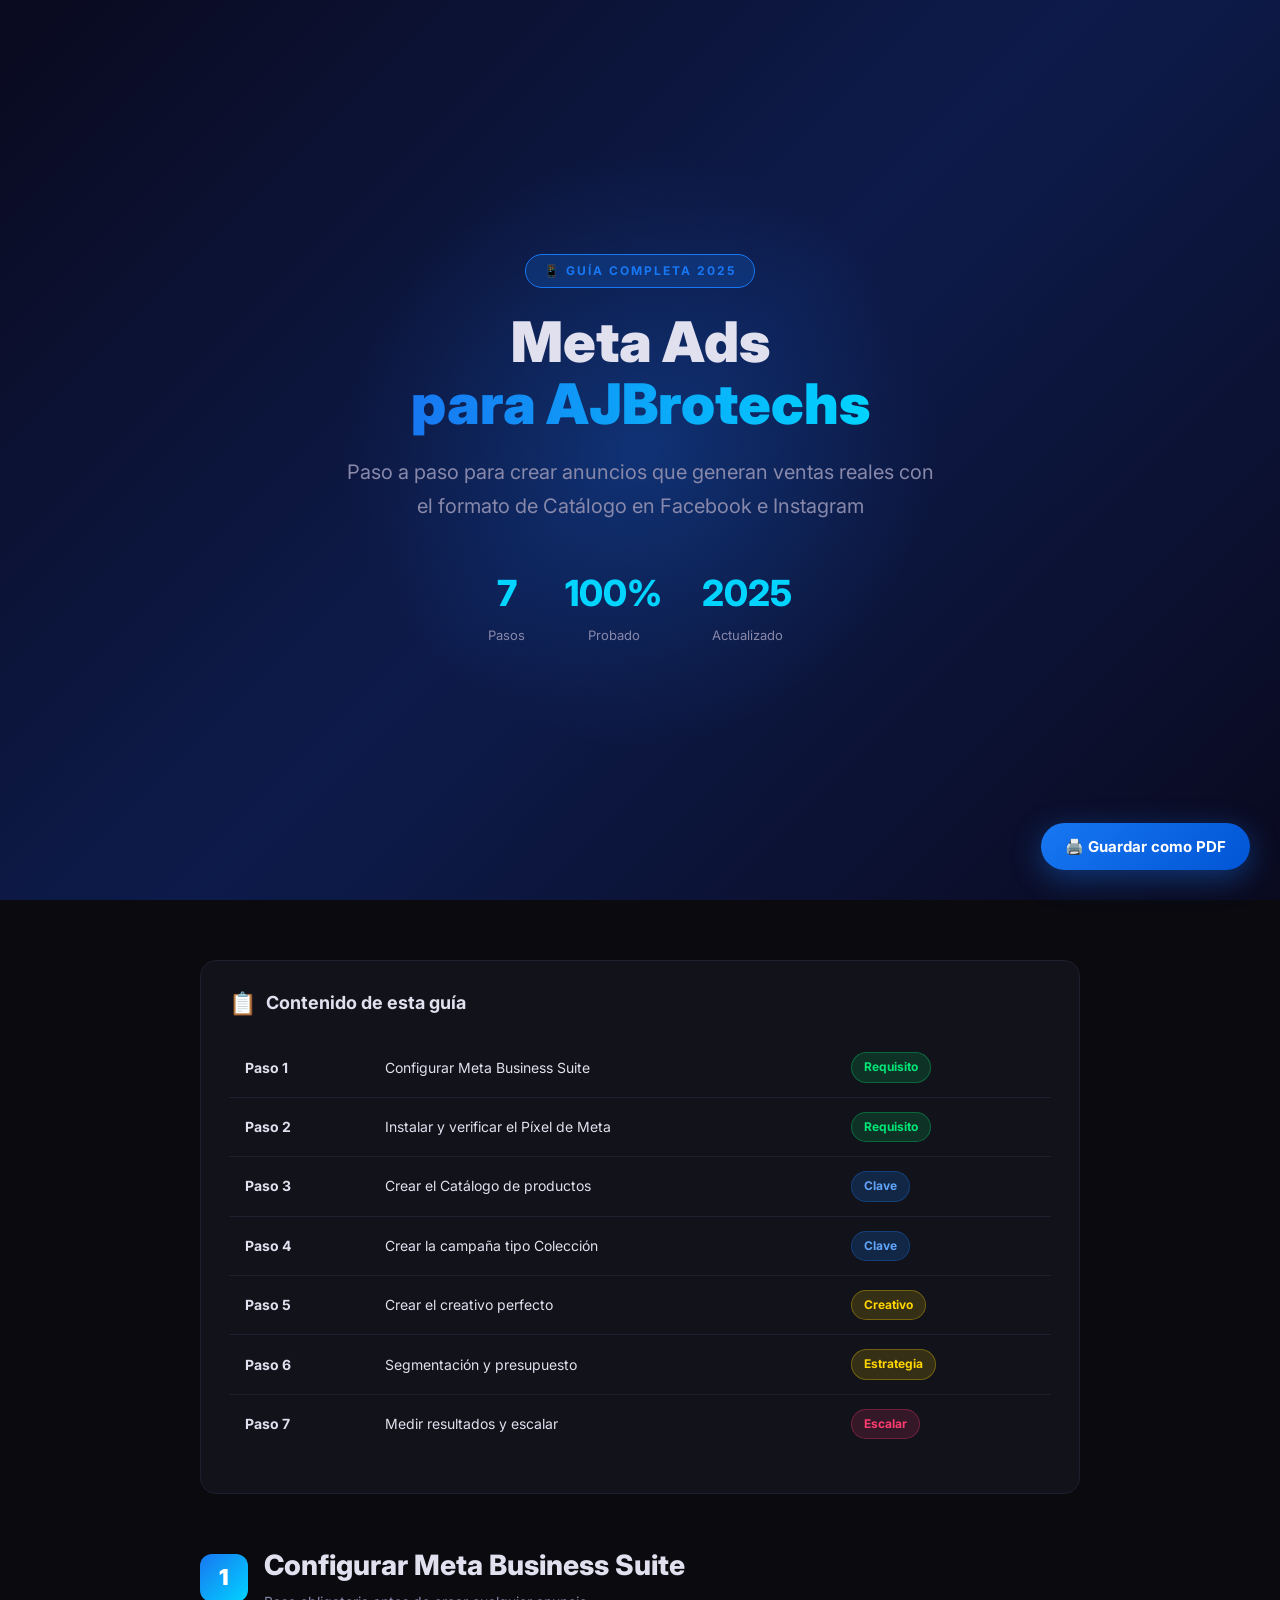
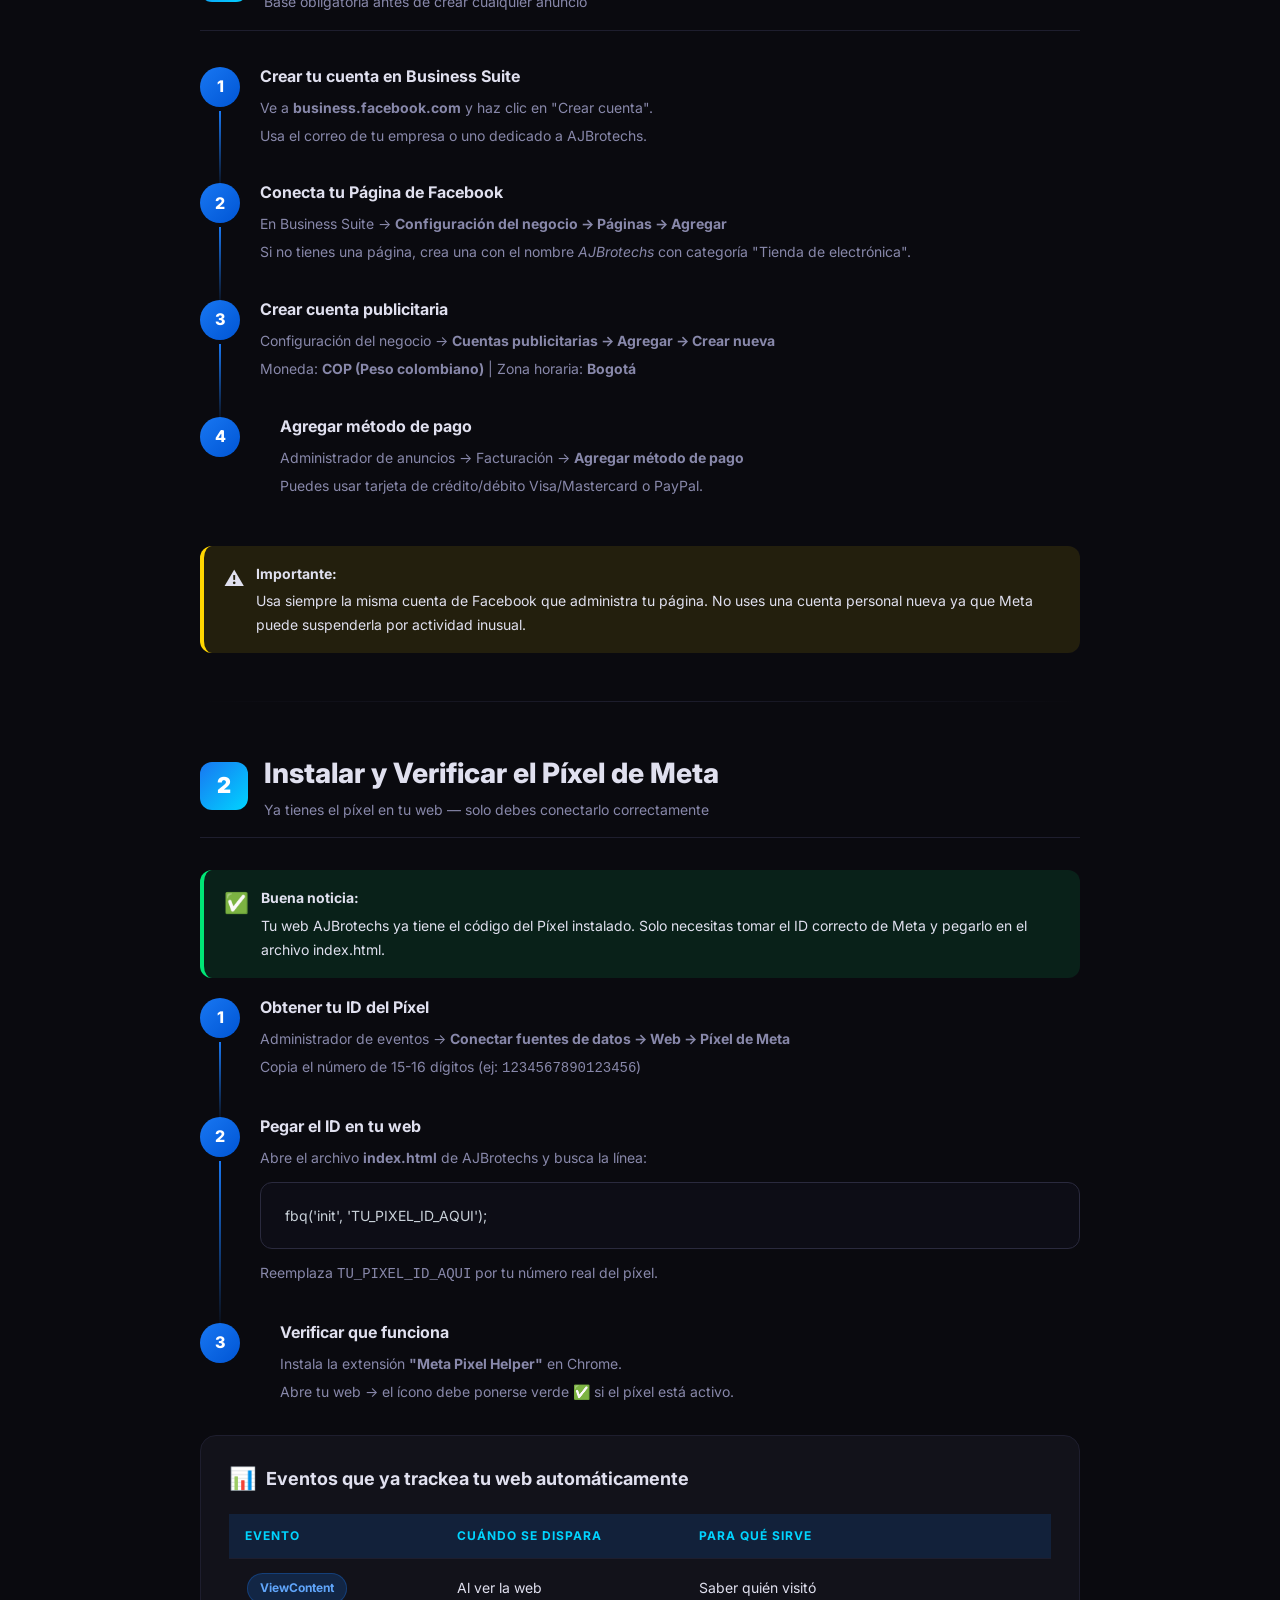
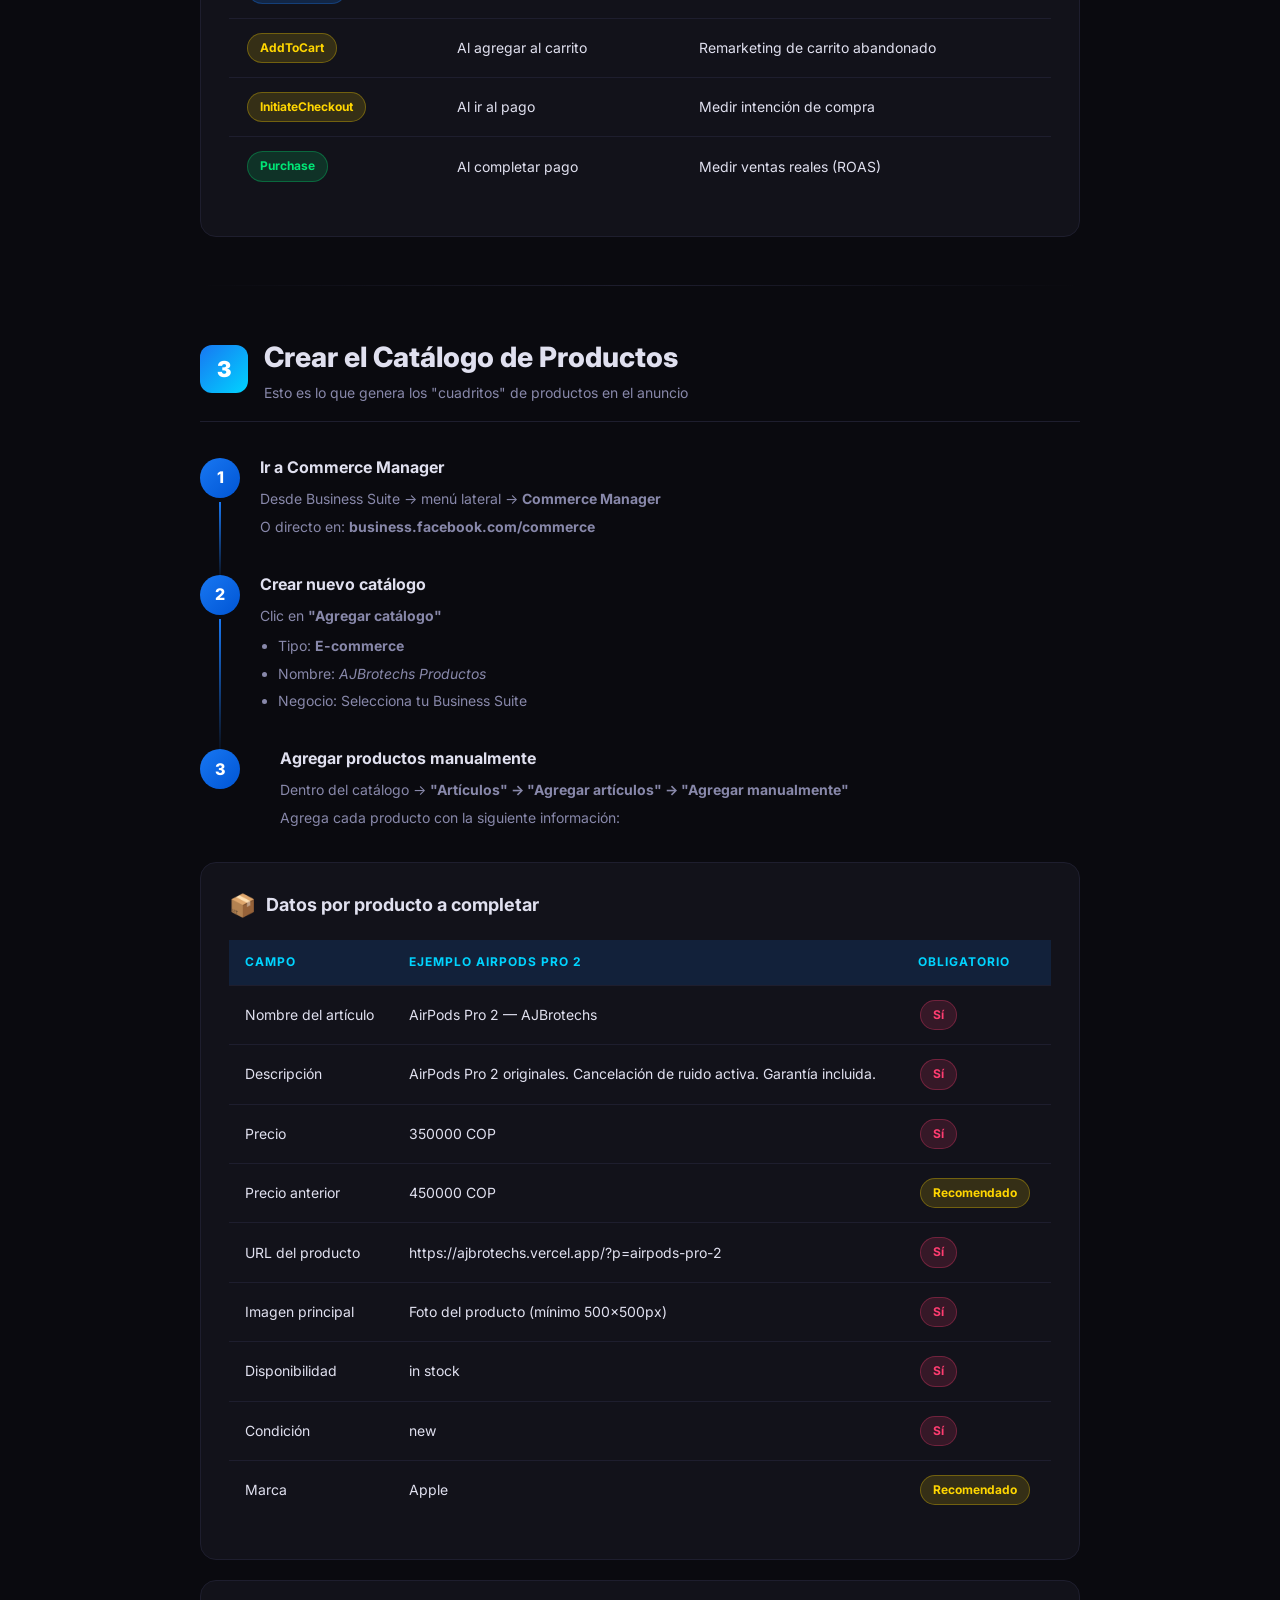
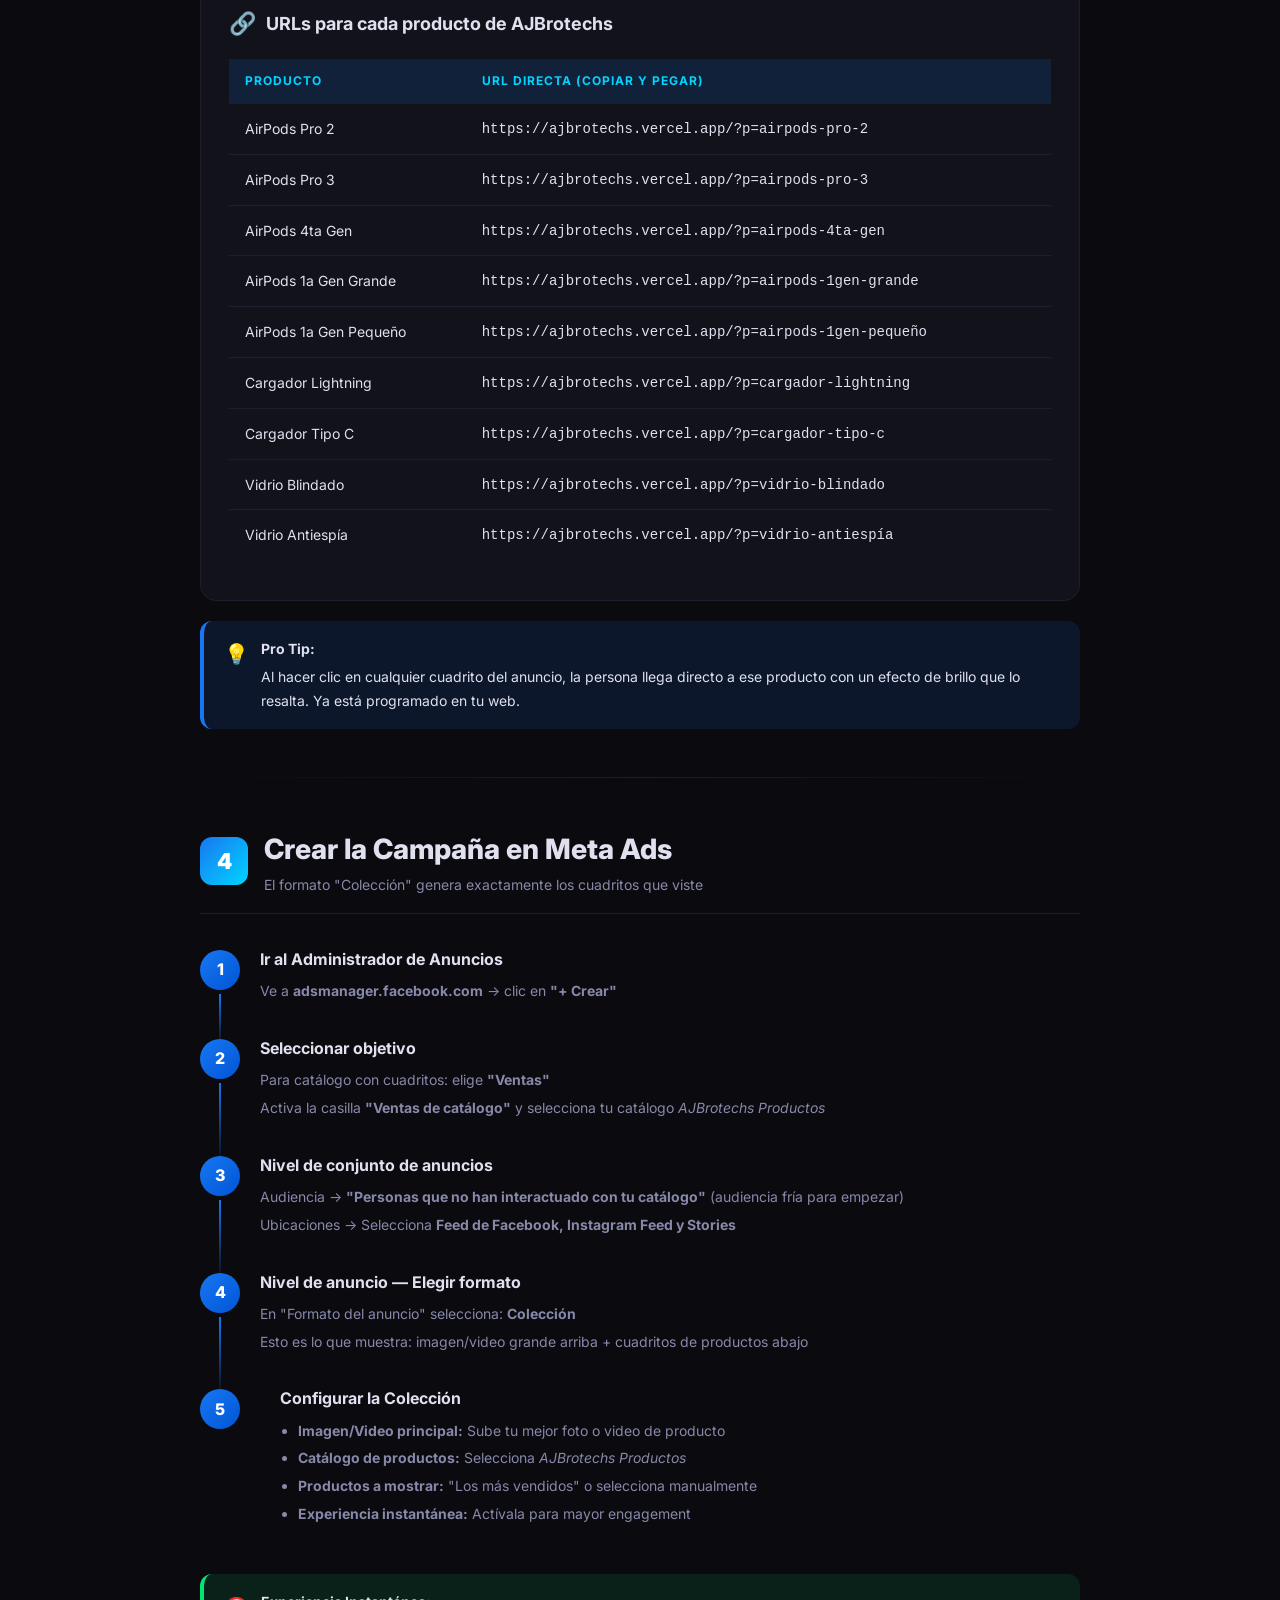
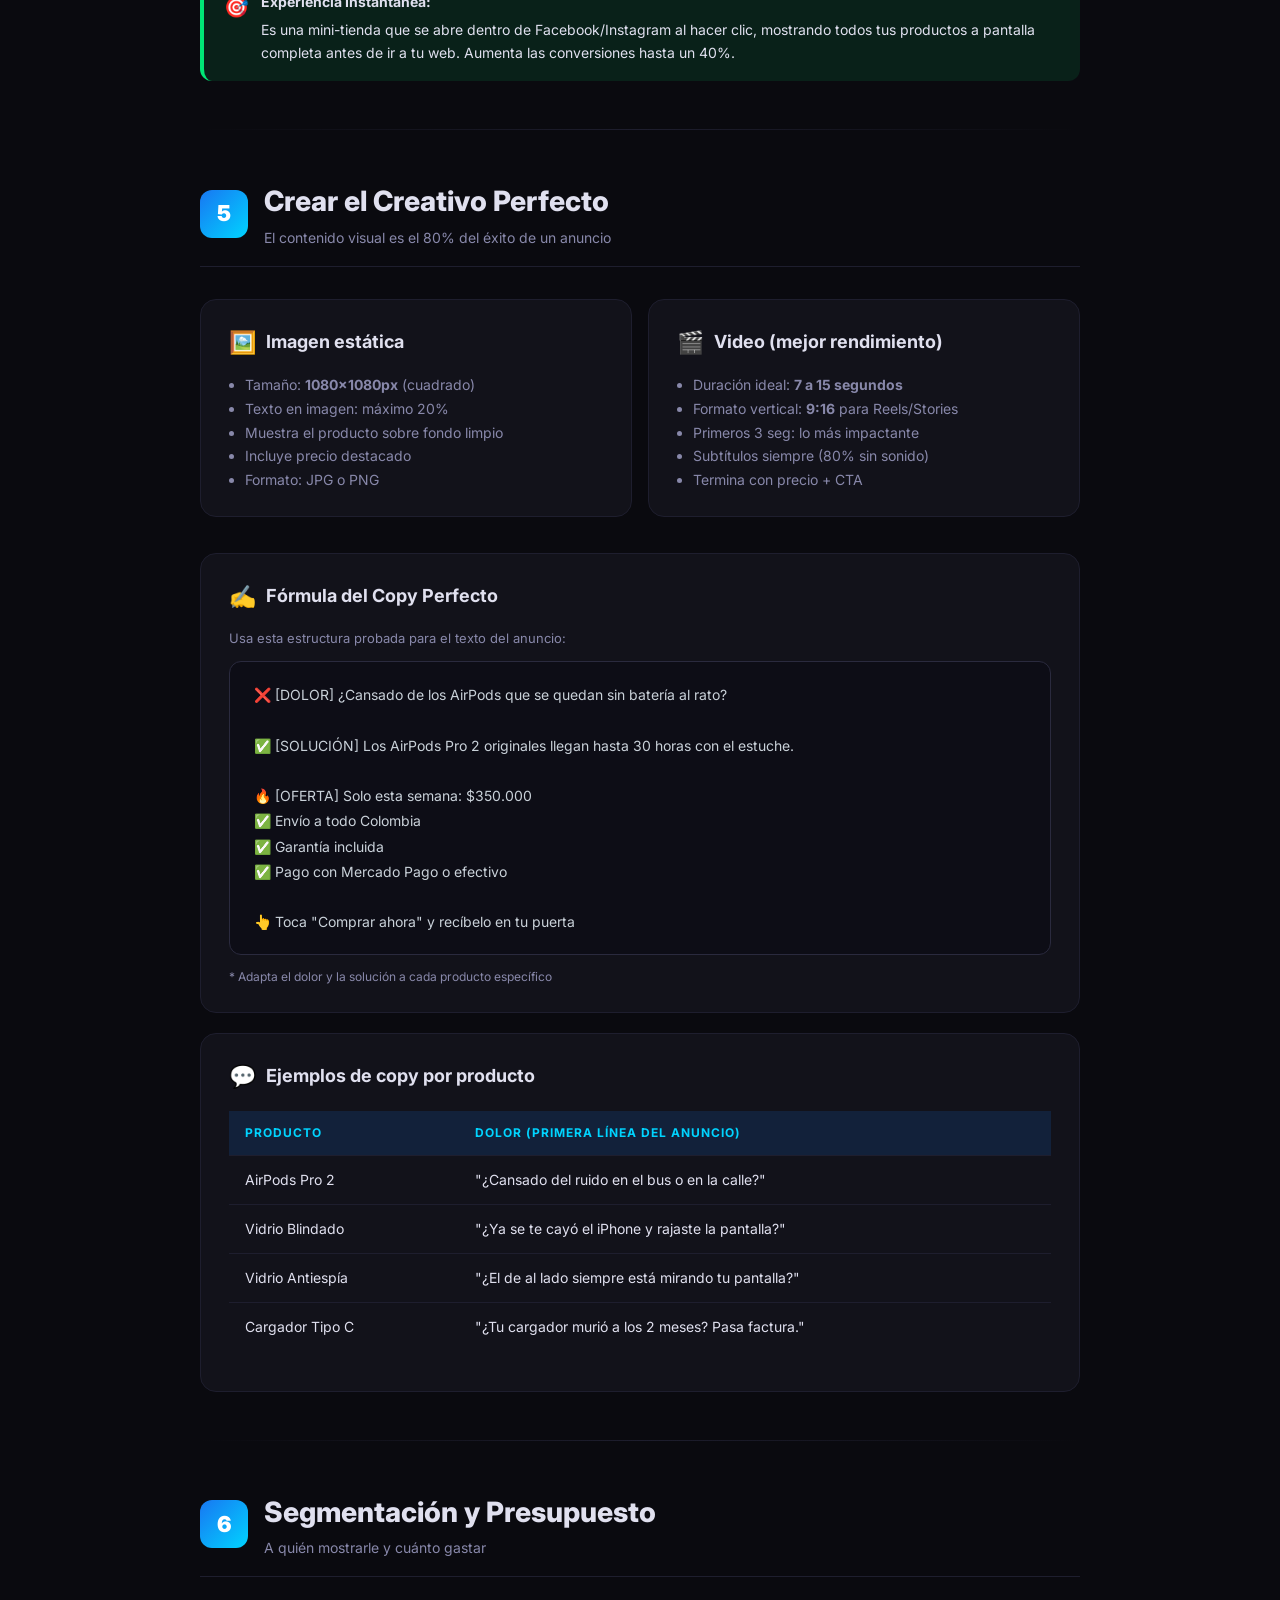
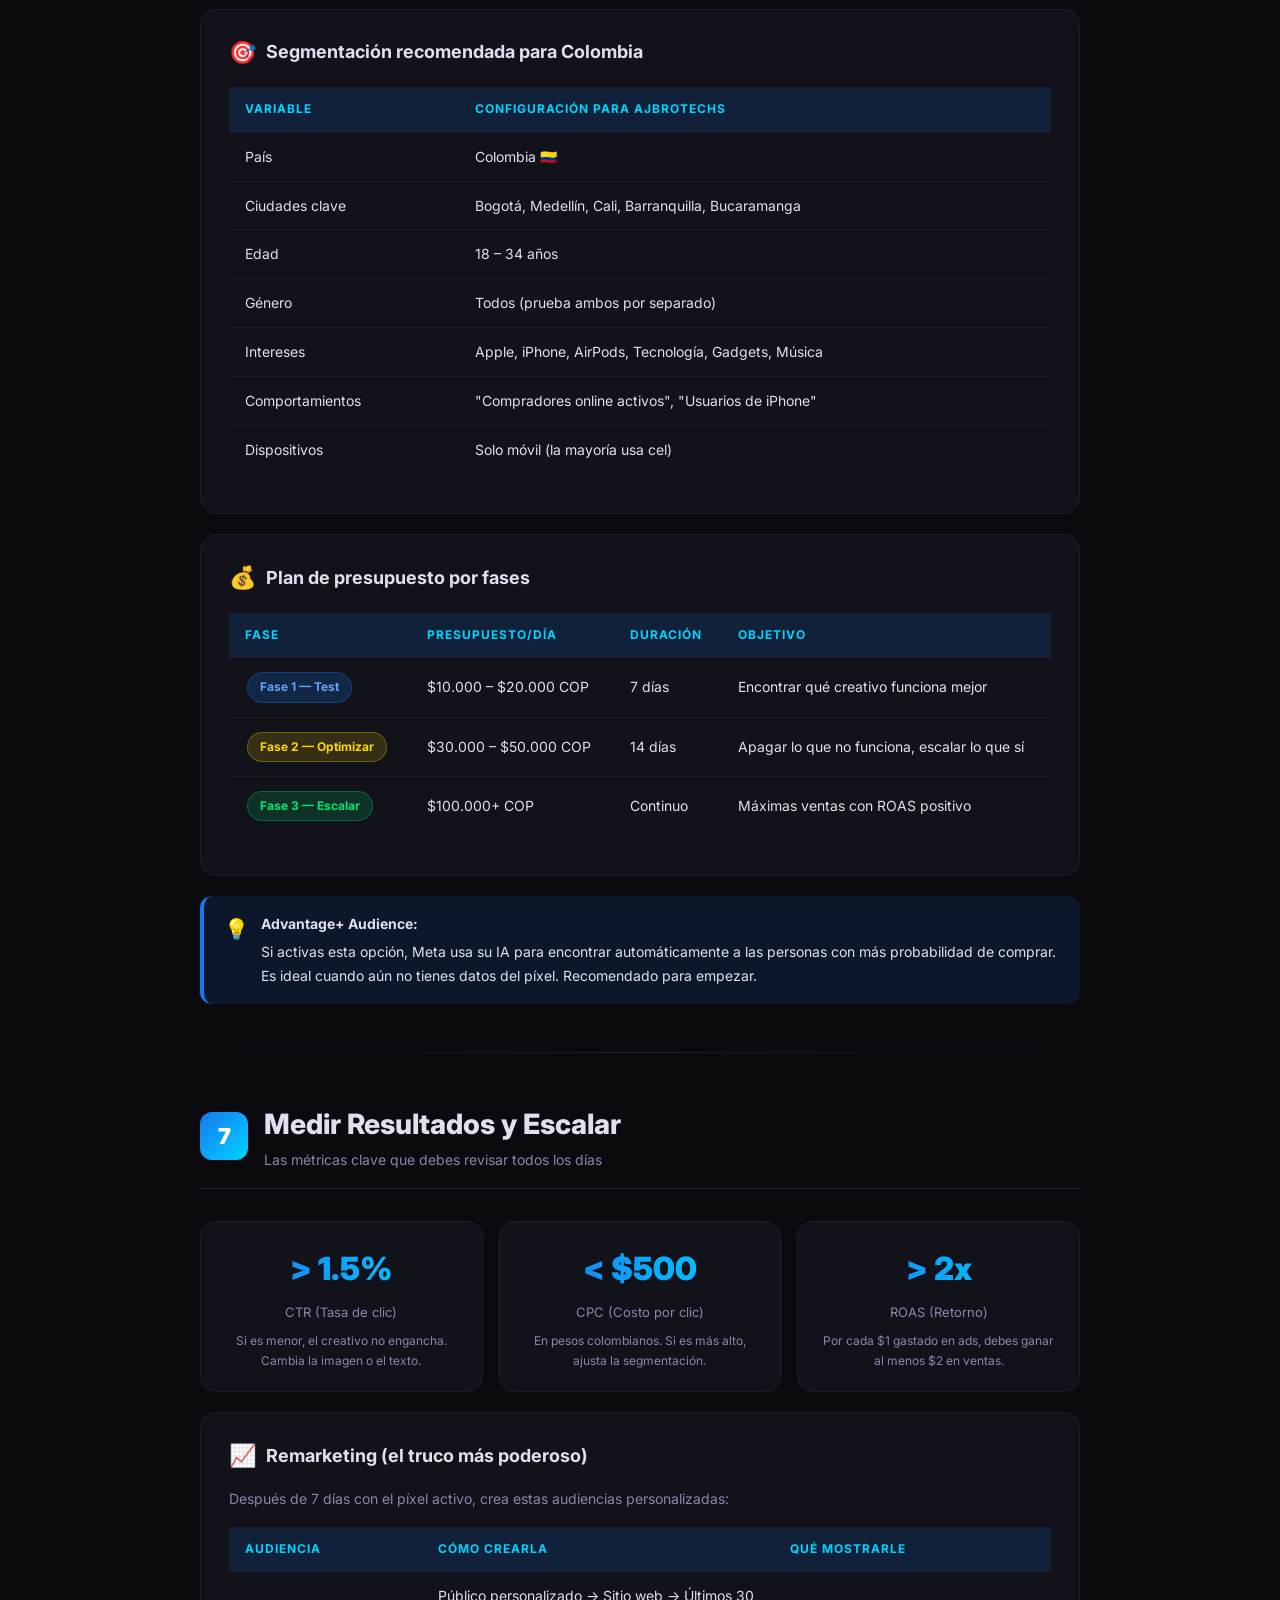
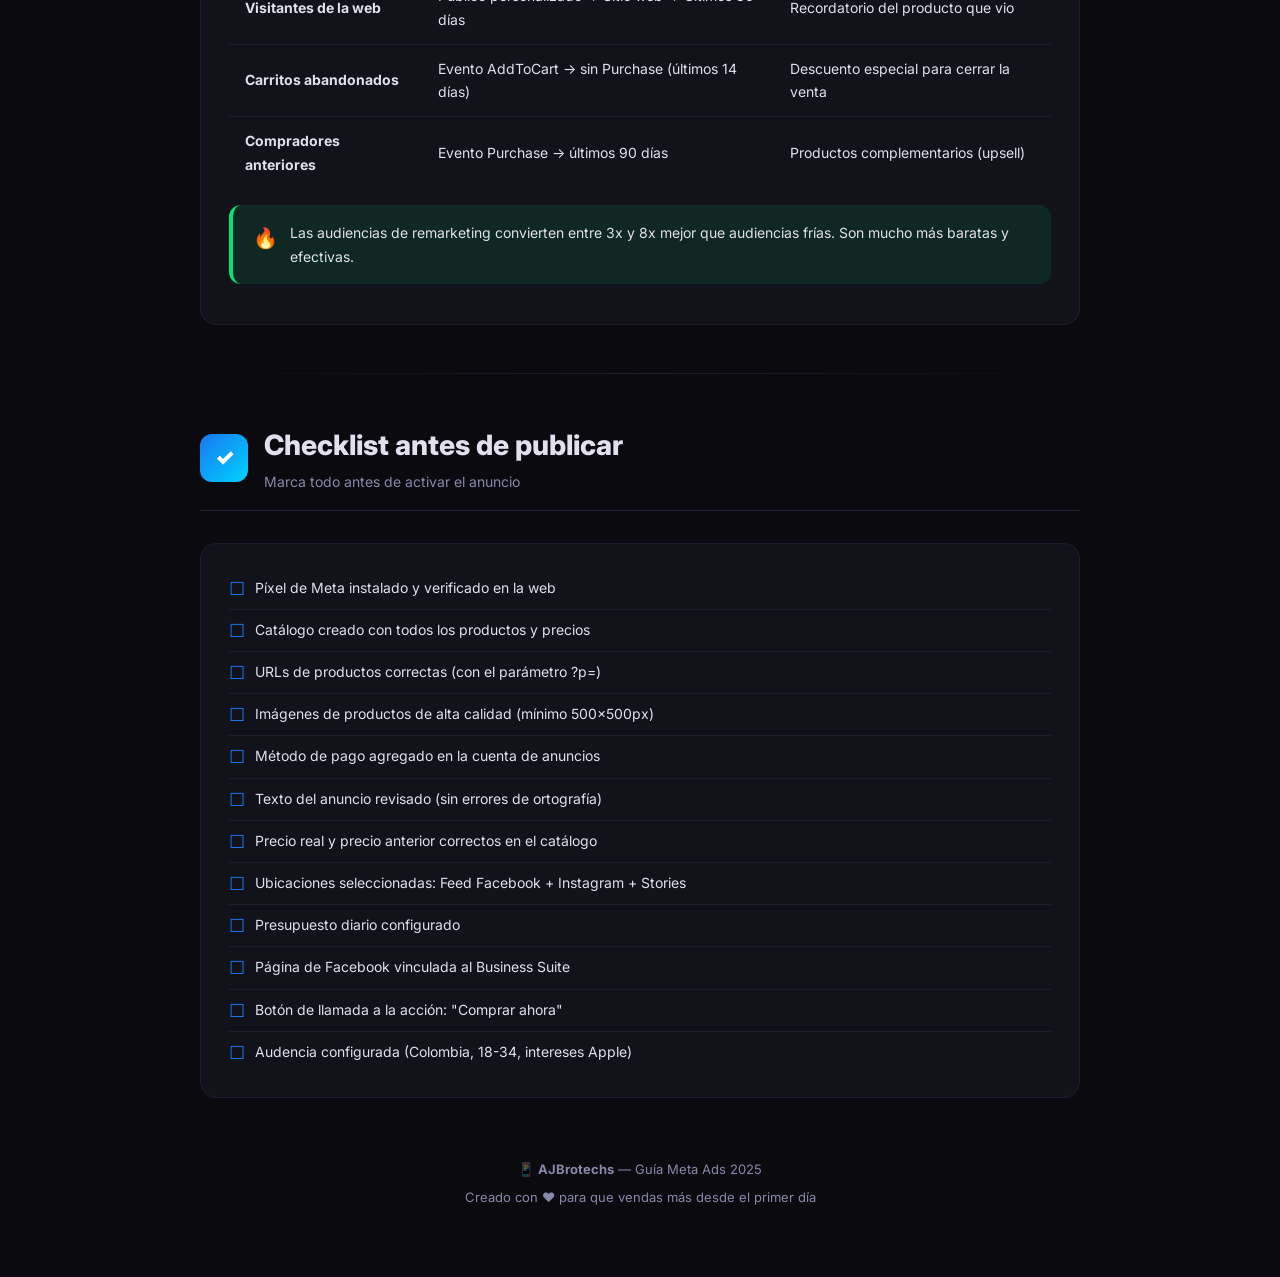
<file: GUIA-META-ADS.html>
<!DOCTYPE html>
<html lang="es">
<head>
  <meta charset="UTF-8" />
  <meta name="viewport" content="width=device-width, initial-scale=1.0"/>
  <title>Guía Meta Ads – AJBrotechs</title>
  <style>
    @import url('https://fonts.googleapis.com/css2?family=Inter:wght@400;500;600;700;800;900&display=swap');

    :root {
      --blue: #1877F2;
      --dark: #0a0a0f;
      --card: #12121a;
      --border: #1e1e2e;
      --accent: #00d4ff;
      --green: #00e676;
      --yellow: #FFD600;
      --red: #FF3D71;
      --text: #e0e0ef;
      --muted: #8888aa;
    }

    * { box-sizing: border-box; margin: 0; padding: 0; }

    body {
      font-family: 'Inter', sans-serif;
      background: var(--dark);
      color: var(--text);
      line-height: 1.7;
    }

    /* ===== COVER ===== */
    .cover {
      background: linear-gradient(135deg, #0a0a1f 0%, #0d1b4b 50%, #0a0a1f 100%);
      min-height: 100vh;
      display: flex;
      flex-direction: column;
      align-items: center;
      justify-content: center;
      text-align: center;
      padding: 60px 40px;
      position: relative;
      overflow: hidden;
      page-break-after: always;
    }

    .cover::before {
      content: '';
      position: absolute;
      width: 600px; height: 600px;
      background: radial-gradient(circle, rgba(24,119,242,0.25) 0%, transparent 70%);
      top: 50%; left: 50%;
      transform: translate(-50%, -50%);
      border-radius: 50%;
    }

    .cover-badge {
      background: rgba(24,119,242,0.2);
      border: 1px solid var(--blue);
      color: var(--blue);
      padding: 6px 18px;
      border-radius: 50px;
      font-size: 12px;
      font-weight: 700;
      letter-spacing: 2px;
      text-transform: uppercase;
      margin-bottom: 24px;
      position: relative;
    }

    .cover h1 {
      font-size: 56px;
      font-weight: 900;
      line-height: 1.1;
      margin-bottom: 20px;
      position: relative;
    }

    .cover h1 span {
      background: linear-gradient(90deg, #1877F2, #00d4ff);
      -webkit-background-clip: text;
      -webkit-text-fill-color: transparent;
    }

    .cover p {
      font-size: 20px;
      color: var(--muted);
      max-width: 600px;
      margin-bottom: 40px;
      position: relative;
    }

    .cover-meta {
      display: flex;
      gap: 40px;
      position: relative;
    }

    .cover-meta-item {
      text-align: center;
    }

    .cover-meta-item .num {
      font-size: 36px;
      font-weight: 800;
      color: var(--accent);
    }

    .cover-meta-item .label {
      font-size: 13px;
      color: var(--muted);
    }

    /* ===== LAYOUT ===== */
    .page {
      max-width: 960px;
      margin: 0 auto;
      padding: 60px 40px;
    }

    /* ===== SECTION HEADER ===== */
    .section-header {
      display: flex;
      align-items: center;
      gap: 16px;
      margin-bottom: 32px;
      padding-bottom: 16px;
      border-bottom: 1px solid var(--border);
    }

    .section-number {
      width: 48px; height: 48px;
      background: linear-gradient(135deg, #1877F2, #00d4ff);
      border-radius: 12px;
      display: flex;
      align-items: center;
      justify-content: center;
      font-size: 22px;
      font-weight: 900;
      color: white;
      flex-shrink: 0;
    }

    .section-header h2 {
      font-size: 28px;
      font-weight: 800;
    }

    .section-header .sub {
      font-size: 14px;
      color: var(--muted);
    }

    /* ===== CARDS ===== */
    .card {
      background: var(--card);
      border: 1px solid var(--border);
      border-radius: 16px;
      padding: 24px 28px;
      margin-bottom: 20px;
    }

    .card h3 {
      font-size: 18px;
      font-weight: 700;
      margin-bottom: 12px;
      display: flex;
      align-items: center;
      gap: 10px;
    }

    .card h3 .icon {
      font-size: 22px;
    }

    /* ===== STEPS ===== */
    .steps {
      display: flex;
      flex-direction: column;
      gap: 0;
    }

    .step {
      display: flex;
      gap: 20px;
      position: relative;
    }

    .step:not(:last-child) .step-line {
      position: absolute;
      left: 19px;
      top: 48px;
      bottom: -12px;
      width: 2px;
      background: linear-gradient(to bottom, var(--blue), transparent);
    }

    .step-num {
      width: 40px; height: 40px;
      border-radius: 50%;
      background: linear-gradient(135deg, #1877F2, #0055d4);
      display: flex;
      align-items: center;
      justify-content: center;
      font-weight: 800;
      font-size: 16px;
      flex-shrink: 0;
      color: white;
      margin-top: 4px;
    }

    .step-body {
      flex: 1;
      padding-bottom: 28px;
    }

    .step-body h4 {
      font-size: 16px;
      font-weight: 700;
      margin-bottom: 6px;
    }

    .step-body p, .step-body li {
      font-size: 14px;
      color: var(--muted);
      margin-bottom: 4px;
    }

    .step-body ul {
      padding-left: 18px;
      margin-top: 6px;
    }

    /* ===== TABLE ===== */
    table {
      width: 100%;
      border-collapse: collapse;
      margin: 16px 0;
    }

    th {
      background: rgba(24,119,242,0.15);
      color: var(--accent);
      font-size: 12px;
      font-weight: 700;
      text-transform: uppercase;
      letter-spacing: 1px;
      padding: 12px 16px;
      text-align: left;
      border-bottom: 1px solid var(--border);
    }

    td {
      padding: 12px 16px;
      font-size: 14px;
      border-bottom: 1px solid var(--border);
      color: var(--text);
    }

    tr:last-child td { border-bottom: none; }
    tr:hover td { background: rgba(255,255,255,0.02); }

    /* ===== TAGS ===== */
    .tag {
      display: inline-block;
      padding: 4px 12px;
      border-radius: 50px;
      font-size: 12px;
      font-weight: 700;
      margin: 2px;
    }

    .tag-blue { background: rgba(24,119,242,0.2); color: #60a5fa; border: 1px solid rgba(24,119,242,0.3); }
    .tag-green { background: rgba(0,230,118,0.15); color: var(--green); border: 1px solid rgba(0,230,118,0.3); }
    .tag-yellow { background: rgba(255,214,0,0.15); color: var(--yellow); border: 1px solid rgba(255,214,0,0.3); }
    .tag-red { background: rgba(255,61,113,0.15); color: var(--red); border: 1px solid rgba(255,61,113,0.3); }

    /* ===== CALLOUT ===== */
    .callout {
      border-radius: 12px;
      padding: 16px 20px;
      margin: 16px 0;
      display: flex;
      gap: 12px;
      align-items: flex-start;
    }

    .callout-blue { background: rgba(24,119,242,0.12); border-left: 4px solid var(--blue); }
    .callout-green { background: rgba(0,230,118,0.1); border-left: 4px solid var(--green); }
    .callout-yellow { background: rgba(255,214,0,0.1); border-left: 4px solid var(--yellow); }
    .callout-red { background: rgba(255,61,113,0.1); border-left: 4px solid var(--red); }

    .callout-icon { font-size: 20px; flex-shrink: 0; }
    .callout-text { font-size: 14px; }
    .callout-text strong { display: block; margin-bottom: 4px; }

    /* ===== COPY BOX ===== */
    .copy-box {
      background: #0d0d16;
      border: 1px solid #2a2a3e;
      border-radius: 12px;
      padding: 20px 24px;
      font-family: 'Inter', monospace;
      font-size: 14px;
      line-height: 1.8;
      color: #c9d1d9;
      white-space: pre-line;
      margin: 12px 0;
    }

    /* ===== GRID ===== */
    .grid-2 {
      display: grid;
      grid-template-columns: 1fr 1fr;
      gap: 16px;
      margin: 16px 0;
    }

    .grid-3 {
      display: grid;
      grid-template-columns: 1fr 1fr 1fr;
      gap: 16px;
      margin: 16px 0;
    }

    /* ===== METRIC CARD ===== */
    .metric-card {
      background: var(--card);
      border: 1px solid var(--border);
      border-radius: 16px;
      padding: 20px;
      text-align: center;
    }

    .metric-card .metric-val {
      font-size: 32px;
      font-weight: 900;
      background: linear-gradient(90deg, #1877F2, #00d4ff);
      -webkit-background-clip: text;
      -webkit-text-fill-color: transparent;
    }

    .metric-card .metric-label {
      font-size: 13px;
      color: var(--muted);
      margin-top: 4px;
    }

    .metric-card .metric-desc {
      font-size: 12px;
      color: var(--muted);
      margin-top: 8px;
    }

    /* ===== CHECKLIST ===== */
    .checklist {
      list-style: none;
      padding: 0;
    }

    .checklist li {
      display: flex;
      align-items: flex-start;
      gap: 10px;
      padding: 8px 0;
      border-bottom: 1px solid var(--border);
      font-size: 14px;
    }

    .checklist li:last-child { border-bottom: none; }

    .checklist li::before {
      content: '☐';
      font-size: 18px;
      color: var(--blue);
      flex-shrink: 0;
      line-height: 1.4;
    }

    /* ===== DIVIDER ===== */
    .divider {
      height: 1px;
      background: linear-gradient(to right, transparent, var(--border), transparent);
      margin: 48px 0;
    }

    /* ===== PAGE BREAK ===== */
    .page-break { page-break-before: always; }

    /* ===== PRINT ===== */
    @media print {
      body { background: white; color: #111; }
      .cover { background: #1877F2; color: white; }
      .card, .metric-card { border: 1px solid #ddd; background: #f9f9f9; }
      .copy-box { background: #f0f0f0; color: #333; }
      .callout-blue { background: #e8f0fe; }
      .callout-green { background: #e6f9f0; }
      .callout-yellow { background: #fffde7; }
      .tag-blue { background: #e8f0fe; color: #1877F2; }
      .tag-green { background: #e6f9f0; color: #00796b; }
      .section-number { background: #1877F2; }
      .metric-card .metric-val { color: #1877F2; -webkit-text-fill-color: #1877F2; }
    }

    /* ===== PRINT BUTTON ===== */
    .print-btn {
      position: fixed;
      bottom: 30px;
      right: 30px;
      background: linear-gradient(135deg, #1877F2, #0055d4);
      color: white;
      border: none;
      padding: 14px 24px;
      border-radius: 50px;
      font-size: 15px;
      font-weight: 700;
      cursor: pointer;
      box-shadow: 0 8px 30px rgba(24,119,242,0.4);
      z-index: 999;
      font-family: 'Inter', sans-serif;
      transition: transform 0.2s;
    }
    .print-btn:hover { transform: translateY(-2px); }

    @media print { .print-btn { display: none; } }
  </style>
</head>
<body>

<button class="print-btn" onclick="window.print()">🖨️ Guardar como PDF</button>

<!-- ===== PORTADA ===== -->
<div class="cover">
  <div class="cover-badge">📱 Guía Completa 2025</div>
  <h1>Meta Ads<br><span>para AJBrotechs</span></h1>
  <p>Paso a paso para crear anuncios que generan ventas reales con el formato de Catálogo en Facebook e Instagram</p>
  <div class="cover-meta">
    <div class="cover-meta-item">
      <div class="num">7</div>
      <div class="label">Pasos</div>
    </div>
    <div class="cover-meta-item">
      <div class="num">100%</div>
      <div class="label">Probado</div>
    </div>
    <div class="cover-meta-item">
      <div class="num">2025</div>
      <div class="label">Actualizado</div>
    </div>
  </div>
</div>

<!-- ===== CONTENIDO ===== -->
<div class="page">

  <!-- ÍNDICE -->
  <div class="card" style="margin-bottom:48px">
    <h3><span class="icon">📋</span> Contenido de esta guía</h3>
    <table>
      <tr><td><strong>Paso 1</strong></td><td>Configurar Meta Business Suite</td><td><span class="tag tag-green">Requisito</span></td></tr>
      <tr><td><strong>Paso 2</strong></td><td>Instalar y verificar el Píxel de Meta</td><td><span class="tag tag-green">Requisito</span></td></tr>
      <tr><td><strong>Paso 3</strong></td><td>Crear el Catálogo de productos</td><td><span class="tag tag-blue">Clave</span></td></tr>
      <tr><td><strong>Paso 4</strong></td><td>Crear la campaña tipo Colección</td><td><span class="tag tag-blue">Clave</span></td></tr>
      <tr><td><strong>Paso 5</strong></td><td>Crear el creativo perfecto</td><td><span class="tag tag-yellow">Creativo</span></td></tr>
      <tr><td><strong>Paso 6</strong></td><td>Segmentación y presupuesto</td><td><span class="tag tag-yellow">Estrategia</span></td></tr>
      <tr><td><strong>Paso 7</strong></td><td>Medir resultados y escalar</td><td><span class="tag tag-red">Escalar</span></td></tr>
    </table>
  </div>

  <!-- PASO 1 -->
  <div class="section-header">
    <div class="section-number">1</div>
    <div>
      <h2>Configurar Meta Business Suite</h2>
      <div class="sub">Base obligatoria antes de crear cualquier anuncio</div>
    </div>
  </div>

  <div class="steps">
    <div class="step">
      <div class="step-num">1</div>
      <div class="step-line"></div>
      <div class="step-body">
        <h4>Crear tu cuenta en Business Suite</h4>
        <p>Ve a <strong>business.facebook.com</strong> y haz clic en "Crear cuenta".</p>
        <p>Usa el correo de tu empresa o uno dedicado a AJBrotechs.</p>
      </div>
    </div>
    <div class="step">
      <div class="step-num">2</div>
      <div class="step-line"></div>
      <div class="step-body">
        <h4>Conecta tu Página de Facebook</h4>
        <p>En Business Suite → <strong>Configuración del negocio → Páginas → Agregar</strong></p>
        <p>Si no tienes una página, crea una con el nombre <em>AJBrotechs</em> con categoría "Tienda de electrónica".</p>
      </div>
    </div>
    <div class="step">
      <div class="step-num">3</div>
      <div class="step-line"></div>
      <div class="step-body">
        <h4>Crear cuenta publicitaria</h4>
        <p>Configuración del negocio → <strong>Cuentas publicitarias → Agregar → Crear nueva</strong></p>
        <p>Moneda: <strong>COP (Peso colombiano)</strong> | Zona horaria: <strong>Bogotá</strong></p>
      </div>
    </div>
    <div class="step">
      <div class="step-num">4</div>
      <div class="step-line"></div>
      <div class="step-body">
        <h4>Agregar método de pago</h4>
        <p>Administrador de anuncios → Facturación → <strong>Agregar método de pago</strong></p>
        <p>Puedes usar tarjeta de crédito/débito Visa/Mastercard o PayPal.</p>
      </div>
    </div>
  </div>

  <div class="callout callout-yellow">
    <div class="callout-icon">⚠️</div>
    <div class="callout-text">
      <strong>Importante:</strong> Usa siempre la misma cuenta de Facebook que administra tu página. No uses una cuenta personal nueva ya que Meta puede suspenderla por actividad inusual.
    </div>
  </div>

  <div class="divider"></div>

  <!-- PASO 2 -->
  <div class="section-header">
    <div class="section-number">2</div>
    <div>
      <h2>Instalar y Verificar el Píxel de Meta</h2>
      <div class="sub">Ya tienes el píxel en tu web — solo debes conectarlo correctamente</div>
    </div>
  </div>

  <div class="callout callout-green">
    <div class="callout-icon">✅</div>
    <div class="callout-text">
      <strong>Buena noticia:</strong> Tu web AJBrotechs ya tiene el código del Píxel instalado. Solo necesitas tomar el ID correcto de Meta y pegarlo en el archivo index.html.
    </div>
  </div>

  <div class="steps">
    <div class="step">
      <div class="step-num">1</div>
      <div class="step-line"></div>
      <div class="step-body">
        <h4>Obtener tu ID del Píxel</h4>
        <p>Administrador de eventos → <strong>Conectar fuentes de datos → Web → Píxel de Meta</strong></p>
        <p>Copia el número de 15-16 dígitos (ej: <code>1234567890123456</code>)</p>
      </div>
    </div>
    <div class="step">
      <div class="step-num">2</div>
      <div class="step-line"></div>
      <div class="step-body">
        <h4>Pegar el ID en tu web</h4>
        <p>Abre el archivo <strong>index.html</strong> de AJBrotechs y busca la línea:</p>
        <div class="copy-box">fbq('init', 'TU_PIXEL_ID_AQUI');</div>
        <p>Reemplaza <code>TU_PIXEL_ID_AQUI</code> por tu número real del píxel.</p>
      </div>
    </div>
    <div class="step">
      <div class="step-num">3</div>
      <div class="step-line"></div>
      <div class="step-body">
        <h4>Verificar que funciona</h4>
        <p>Instala la extensión <strong>"Meta Pixel Helper"</strong> en Chrome.</p>
        <p>Abre tu web → el ícono debe ponerse verde ✅ si el píxel está activo.</p>
      </div>
    </div>
  </div>

  <div class="card">
    <h3><span class="icon">📊</span> Eventos que ya trackea tu web automáticamente</h3>
    <table>
      <thead>
        <tr><th>Evento</th><th>Cuándo se dispara</th><th>Para qué sirve</th></tr>
      </thead>
      <tbody>
        <tr><td><span class="tag tag-blue">ViewContent</span></td><td>Al ver la web</td><td>Saber quién visitó</td></tr>
        <tr><td><span class="tag tag-yellow">AddToCart</span></td><td>Al agregar al carrito</td><td>Remarketing de carrito abandonado</td></tr>
        <tr><td><span class="tag tag-yellow">InitiateCheckout</span></td><td>Al ir al pago</td><td>Medir intención de compra</td></tr>
        <tr><td><span class="tag tag-green">Purchase</span></td><td>Al completar pago</td><td>Medir ventas reales (ROAS)</td></tr>
      </tbody>
    </table>
  </div>

  <div class="divider"></div>

  <!-- PASO 3 -->
  <div class="section-header page-break">
    <div class="section-number">3</div>
    <div>
      <h2>Crear el Catálogo de Productos</h2>
      <div class="sub">Esto es lo que genera los "cuadritos" de productos en el anuncio</div>
    </div>
  </div>

  <div class="steps">
    <div class="step">
      <div class="step-num">1</div>
      <div class="step-line"></div>
      <div class="step-body">
        <h4>Ir a Commerce Manager</h4>
        <p>Desde Business Suite → menú lateral → <strong>Commerce Manager</strong></p>
        <p>O directo en: <strong>business.facebook.com/commerce</strong></p>
      </div>
    </div>
    <div class="step">
      <div class="step-num">2</div>
      <div class="step-line"></div>
      <div class="step-body">
        <h4>Crear nuevo catálogo</h4>
        <p>Clic en <strong>"Agregar catálogo"</strong></p>
        <ul>
          <li>Tipo: <strong>E-commerce</strong></li>
          <li>Nombre: <em>AJBrotechs Productos</em></li>
          <li>Negocio: Selecciona tu Business Suite</li>
        </ul>
      </div>
    </div>
    <div class="step">
      <div class="step-num">3</div>
      <div class="step-line"></div>
      <div class="step-body">
        <h4>Agregar productos manualmente</h4>
        <p>Dentro del catálogo → <strong>"Artículos" → "Agregar artículos" → "Agregar manualmente"</strong></p>
        <p>Agrega cada producto con la siguiente información:</p>
      </div>
    </div>
  </div>

  <div class="card">
    <h3><span class="icon">📦</span> Datos por producto a completar</h3>
    <table>
      <thead>
        <tr><th>Campo</th><th>Ejemplo AirPods Pro 2</th><th>Obligatorio</th></tr>
      </thead>
      <tbody>
        <tr><td>Nombre del artículo</td><td>AirPods Pro 2 — AJBrotechs</td><td><span class="tag tag-red">Sí</span></td></tr>
        <tr><td>Descripción</td><td>AirPods Pro 2 originales. Cancelación de ruido activa. Garantía incluida.</td><td><span class="tag tag-red">Sí</span></td></tr>
        <tr><td>Precio</td><td>350000 COP</td><td><span class="tag tag-red">Sí</span></td></tr>
        <tr><td>Precio anterior</td><td>450000 COP</td><td><span class="tag tag-yellow">Recomendado</span></td></tr>
        <tr><td>URL del producto</td><td>https://ajbrotechs.vercel.app/?p=airpods-pro-2</td><td><span class="tag tag-red">Sí</span></td></tr>
        <tr><td>Imagen principal</td><td>Foto del producto (mínimo 500x500px)</td><td><span class="tag tag-red">Sí</span></td></tr>
        <tr><td>Disponibilidad</td><td>in stock</td><td><span class="tag tag-red">Sí</span></td></tr>
        <tr><td>Condición</td><td>new</td><td><span class="tag tag-red">Sí</span></td></tr>
        <tr><td>Marca</td><td>Apple</td><td><span class="tag tag-yellow">Recomendado</span></td></tr>
      </tbody>
    </table>
  </div>

  <div class="card">
    <h3><span class="icon">🔗</span> URLs para cada producto de AJBrotechs</h3>
    <table>
      <thead><tr><th>Producto</th><th>URL directa (copiar y pegar)</th></tr></thead>
      <tbody>
        <tr><td>AirPods Pro 2</td><td><code>https://ajbrotechs.vercel.app/?p=airpods-pro-2</code></td></tr>
        <tr><td>AirPods Pro 3</td><td><code>https://ajbrotechs.vercel.app/?p=airpods-pro-3</code></td></tr>
        <tr><td>AirPods 4ta Gen</td><td><code>https://ajbrotechs.vercel.app/?p=airpods-4ta-gen</code></td></tr>
        <tr><td>AirPods 1a Gen Grande</td><td><code>https://ajbrotechs.vercel.app/?p=airpods-1gen-grande</code></td></tr>
        <tr><td>AirPods 1a Gen Pequeño</td><td><code>https://ajbrotechs.vercel.app/?p=airpods-1gen-pequeño</code></td></tr>
        <tr><td>Cargador Lightning</td><td><code>https://ajbrotechs.vercel.app/?p=cargador-lightning</code></td></tr>
        <tr><td>Cargador Tipo C</td><td><code>https://ajbrotechs.vercel.app/?p=cargador-tipo-c</code></td></tr>
        <tr><td>Vidrio Blindado</td><td><code>https://ajbrotechs.vercel.app/?p=vidrio-blindado</code></td></tr>
        <tr><td>Vidrio Antiespía</td><td><code>https://ajbrotechs.vercel.app/?p=vidrio-antiespía</code></td></tr>
      </tbody>
    </table>
  </div>

  <div class="callout callout-blue">
    <div class="callout-icon">💡</div>
    <div class="callout-text">
      <strong>Pro Tip:</strong> Al hacer clic en cualquier cuadrito del anuncio, la persona llega directo a ese producto con un efecto de brillo que lo resalta. Ya está programado en tu web.
    </div>
  </div>

  <div class="divider"></div>

  <!-- PASO 4 -->
  <div class="section-header">
    <div class="section-number">4</div>
    <div>
      <h2>Crear la Campaña en Meta Ads</h2>
      <div class="sub">El formato "Colección" genera exactamente los cuadritos que viste</div>
    </div>
  </div>

  <div class="steps">
    <div class="step">
      <div class="step-num">1</div>
      <div class="step-line"></div>
      <div class="step-body">
        <h4>Ir al Administrador de Anuncios</h4>
        <p>Ve a <strong>adsmanager.facebook.com</strong> → clic en <strong>"+ Crear"</strong></p>
      </div>
    </div>
    <div class="step">
      <div class="step-num">2</div>
      <div class="step-line"></div>
      <div class="step-body">
        <h4>Seleccionar objetivo</h4>
        <p>Para catálogo con cuadritos: elige <strong>"Ventas"</strong></p>
        <p>Activa la casilla <strong>"Ventas de catálogo"</strong> y selecciona tu catálogo <em>AJBrotechs Productos</em></p>
      </div>
    </div>
    <div class="step">
      <div class="step-num">3</div>
      <div class="step-line"></div>
      <div class="step-body">
        <h4>Nivel de conjunto de anuncios</h4>
        <p>Audiencia → <strong>"Personas que no han interactuado con tu catálogo"</strong> (audiencia fría para empezar)</p>
        <p>Ubicaciones → Selecciona <strong>Feed de Facebook, Instagram Feed y Stories</strong></p>
      </div>
    </div>
    <div class="step">
      <div class="step-num">4</div>
      <div class="step-line"></div>
      <div class="step-body">
        <h4>Nivel de anuncio — Elegir formato</h4>
        <p>En "Formato del anuncio" selecciona: <strong>Colección</strong></p>
        <p>Esto es lo que muestra: imagen/video grande arriba + cuadritos de productos abajo</p>
      </div>
    </div>
    <div class="step">
      <div class="step-num">5</div>
      <div class="step-line"></div>
      <div class="step-body">
        <h4>Configurar la Colección</h4>
        <ul>
          <li><strong>Imagen/Video principal:</strong> Sube tu mejor foto o video de producto</li>
          <li><strong>Catálogo de productos:</strong> Selecciona <em>AJBrotechs Productos</em></li>
          <li><strong>Productos a mostrar:</strong> "Los más vendidos" o selecciona manualmente</li>
          <li><strong>Experiencia instantánea:</strong> Actívala para mayor engagement</li>
        </ul>
      </div>
    </div>
  </div>

  <div class="callout callout-green">
    <div class="callout-icon">🎯</div>
    <div class="callout-text">
      <strong>Experiencia Instantánea:</strong> Es una mini-tienda que se abre dentro de Facebook/Instagram al hacer clic, mostrando todos tus productos a pantalla completa antes de ir a tu web. Aumenta las conversiones hasta un 40%.
    </div>
  </div>

  <div class="divider"></div>

  <!-- PASO 5 -->
  <div class="section-header">
    <div class="section-number">5</div>
    <div>
      <h2>Crear el Creativo Perfecto</h2>
      <div class="sub">El contenido visual es el 80% del éxito de un anuncio</div>
    </div>
  </div>

  <div class="grid-2">
    <div class="card">
      <h3><span class="icon">🖼️</span> Imagen estática</h3>
      <ul style="padding-left:16px; font-size:14px; color:var(--muted)">
        <li>Tamaño: <strong>1080x1080px</strong> (cuadrado)</li>
        <li>Texto en imagen: máximo 20%</li>
        <li>Muestra el producto sobre fondo limpio</li>
        <li>Incluye precio destacado</li>
        <li>Formato: JPG o PNG</li>
      </ul>
    </div>
    <div class="card">
      <h3><span class="icon">🎬</span> Video (mejor rendimiento)</h3>
      <ul style="padding-left:16px; font-size:14px; color:var(--muted)">
        <li>Duración ideal: <strong>7 a 15 segundos</strong></li>
        <li>Formato vertical: <strong>9:16</strong> para Reels/Stories</li>
        <li>Primeros 3 seg: lo más impactante</li>
        <li>Subtítulos siempre (80% sin sonido)</li>
        <li>Termina con precio + CTA</li>
      </ul>
    </div>
  </div>

  <div class="card">
    <h3><span class="icon">✍️</span> Fórmula del Copy Perfecto</h3>
    <p style="font-size:13px; color:var(--muted); margin-bottom:12px">Usa esta estructura probada para el texto del anuncio:</p>
    <div class="copy-box">❌ [DOLOR] ¿Cansado de los AirPods que se quedan sin batería al rato?

✅ [SOLUCIÓN] Los AirPods Pro 2 originales llegan hasta 30 horas con el estuche.

🔥 [OFERTA] Solo esta semana: $350.000
✅ Envío a todo Colombia
✅ Garantía incluida
✅ Pago con Mercado Pago o efectivo

👆 Toca "Comprar ahora" y recíbelo en tu puerta</div>
    <p style="font-size:12px; color:var(--muted); margin-top:8px">* Adapta el dolor y la solución a cada producto específico</p>
  </div>

  <div class="card">
    <h3><span class="icon">💬</span> Ejemplos de copy por producto</h3>
    <table>
      <thead><tr><th>Producto</th><th>Dolor (primera línea del anuncio)</th></tr></thead>
      <tbody>
        <tr><td>AirPods Pro 2</td><td>"¿Cansado del ruido en el bus o en la calle?"</td></tr>
        <tr><td>Vidrio Blindado</td><td>"¿Ya se te cayó el iPhone y rajaste la pantalla?"</td></tr>
        <tr><td>Vidrio Antiespía</td><td>"¿El de al lado siempre está mirando tu pantalla?"</td></tr>
        <tr><td>Cargador Tipo C</td><td>"¿Tu cargador murió a los 2 meses? Pasa factura."</td></tr>
      </tbody>
    </table>
  </div>

  <div class="divider"></div>

  <!-- PASO 6 -->
  <div class="section-header">
    <div class="section-number">6</div>
    <div>
      <h2>Segmentación y Presupuesto</h2>
      <div class="sub">A quién mostrarle y cuánto gastar</div>
    </div>
  </div>

  <div class="card">
    <h3><span class="icon">🎯</span> Segmentación recomendada para Colombia</h3>
    <table>
      <thead><tr><th>Variable</th><th>Configuración para AJBrotechs</th></tr></thead>
      <tbody>
        <tr><td>País</td><td>Colombia 🇨🇴</td></tr>
        <tr><td>Ciudades clave</td><td>Bogotá, Medellín, Cali, Barranquilla, Bucaramanga</td></tr>
        <tr><td>Edad</td><td>18 – 34 años</td></tr>
        <tr><td>Género</td><td>Todos (prueba ambos por separado)</td></tr>
        <tr><td>Intereses</td><td>Apple, iPhone, AirPods, Tecnología, Gadgets, Música</td></tr>
        <tr><td>Comportamientos</td><td>"Compradores online activos", "Usuarios de iPhone"</td></tr>
        <tr><td>Dispositivos</td><td>Solo móvil (la mayoría usa cel)</td></tr>
      </tbody>
    </table>
  </div>

  <div class="card">
    <h3><span class="icon">💰</span> Plan de presupuesto por fases</h3>
    <table>
      <thead><tr><th>Fase</th><th>Presupuesto/día</th><th>Duración</th><th>Objetivo</th></tr></thead>
      <tbody>
        <tr>
          <td><span class="tag tag-blue">Fase 1 — Test</span></td>
          <td>$10.000 – $20.000 COP</td>
          <td>7 días</td>
          <td>Encontrar qué creativo funciona mejor</td>
        </tr>
        <tr>
          <td><span class="tag tag-yellow">Fase 2 — Optimizar</span></td>
          <td>$30.000 – $50.000 COP</td>
          <td>14 días</td>
          <td>Apagar lo que no funciona, escalar lo que sí</td>
        </tr>
        <tr>
          <td><span class="tag tag-green">Fase 3 — Escalar</span></td>
          <td>$100.000+ COP</td>
          <td>Continuo</td>
          <td>Máximas ventas con ROAS positivo</td>
        </tr>
      </tbody>
    </table>
  </div>

  <div class="callout callout-blue">
    <div class="callout-icon">💡</div>
    <div class="callout-text">
      <strong>Advantage+ Audience:</strong> Si activas esta opción, Meta usa su IA para encontrar automáticamente a las personas con más probabilidad de comprar. Es ideal cuando aún no tienes datos del píxel. Recomendado para empezar.
    </div>
  </div>

  <div class="divider"></div>

  <!-- PASO 7 -->
  <div class="section-header">
    <div class="section-number">7</div>
    <div>
      <h2>Medir Resultados y Escalar</h2>
      <div class="sub">Las métricas clave que debes revisar todos los días</div>
    </div>
  </div>

  <div class="grid-3">
    <div class="metric-card">
      <div class="metric-val">> 1.5%</div>
      <div class="metric-label">CTR (Tasa de clic)</div>
      <div class="metric-desc">Si es menor, el creativo no engancha. Cambia la imagen o el texto.</div>
    </div>
    <div class="metric-card">
      <div class="metric-val">&lt; $500</div>
      <div class="metric-label">CPC (Costo por clic)</div>
      <div class="metric-desc">En pesos colombianos. Si es más alto, ajusta la segmentación.</div>
    </div>
    <div class="metric-card">
      <div class="metric-val">> 2x</div>
      <div class="metric-label">ROAS (Retorno)</div>
      <div class="metric-desc">Por cada $1 gastado en ads, debes ganar al menos $2 en ventas.</div>
    </div>
  </div>

  <div class="card" style="margin-top:20px">
    <h3><span class="icon">📈</span> Remarketing (el truco más poderoso)</h3>
    <p style="font-size:14px; color:var(--muted); margin-bottom:12px">Después de 7 días con el píxel activo, crea estas audiencias personalizadas:</p>
    <table>
      <thead><tr><th>Audiencia</th><th>Cómo crearla</th><th>Qué mostrarle</th></tr></thead>
      <tbody>
        <tr>
          <td><strong>Visitantes de la web</strong></td>
          <td>Público personalizado → Sitio web → Últimos 30 días</td>
          <td>Recordatorio del producto que vio</td>
        </tr>
        <tr>
          <td><strong>Carritos abandonados</strong></td>
          <td>Evento AddToCart → sin Purchase (últimos 14 días)</td>
          <td>Descuento especial para cerrar la venta</td>
        </tr>
        <tr>
          <td><strong>Compradores anteriores</strong></td>
          <td>Evento Purchase → últimos 90 días</td>
          <td>Productos complementarios (upsell)</td>
        </tr>
      </tbody>
    </table>
    <div class="callout callout-green" style="margin-top:12px">
      <div class="callout-icon">🔥</div>
      <div class="callout-text">
        Las audiencias de remarketing convierten entre 3x y 8x mejor que audiencias frías. Son mucho más baratas y efectivas.
      </div>
    </div>
  </div>

  <div class="divider"></div>

  <!-- CHECKLIST FINAL -->
  <div class="section-header">
    <div class="section-number">✓</div>
    <div>
      <h2>Checklist antes de publicar</h2>
      <div class="sub">Marca todo antes de activar el anuncio</div>
    </div>
  </div>

  <div class="card">
    <ul class="checklist">
      <li>Píxel de Meta instalado y verificado en la web</li>
      <li>Catálogo creado con todos los productos y precios</li>
      <li>URLs de productos correctas (con el parámetro ?p=)</li>
      <li>Imágenes de productos de alta calidad (mínimo 500x500px)</li>
      <li>Método de pago agregado en la cuenta de anuncios</li>
      <li>Texto del anuncio revisado (sin errores de ortografía)</li>
      <li>Precio real y precio anterior correctos en el catálogo</li>
      <li>Ubicaciones seleccionadas: Feed Facebook + Instagram + Stories</li>
      <li>Presupuesto diario configurado</li>
      <li>Página de Facebook vinculada al Business Suite</li>
      <li>Botón de llamada a la acción: "Comprar ahora"</li>
      <li>Audencia configurada (Colombia, 18-34, intereses Apple)</li>
    </ul>
  </div>

  <!-- FOOTER -->
  <div style="text-align:center; padding: 40px 0 20px; color:var(--muted); font-size:13px">
    <p>📱 <strong>AJBrotechs</strong> — Guía Meta Ads 2025</p>
    <p style="margin-top:6px">Creado con ❤️ para que vendas más desde el primer día</p>
  </div>

</div>

</body>
</html>
</file>
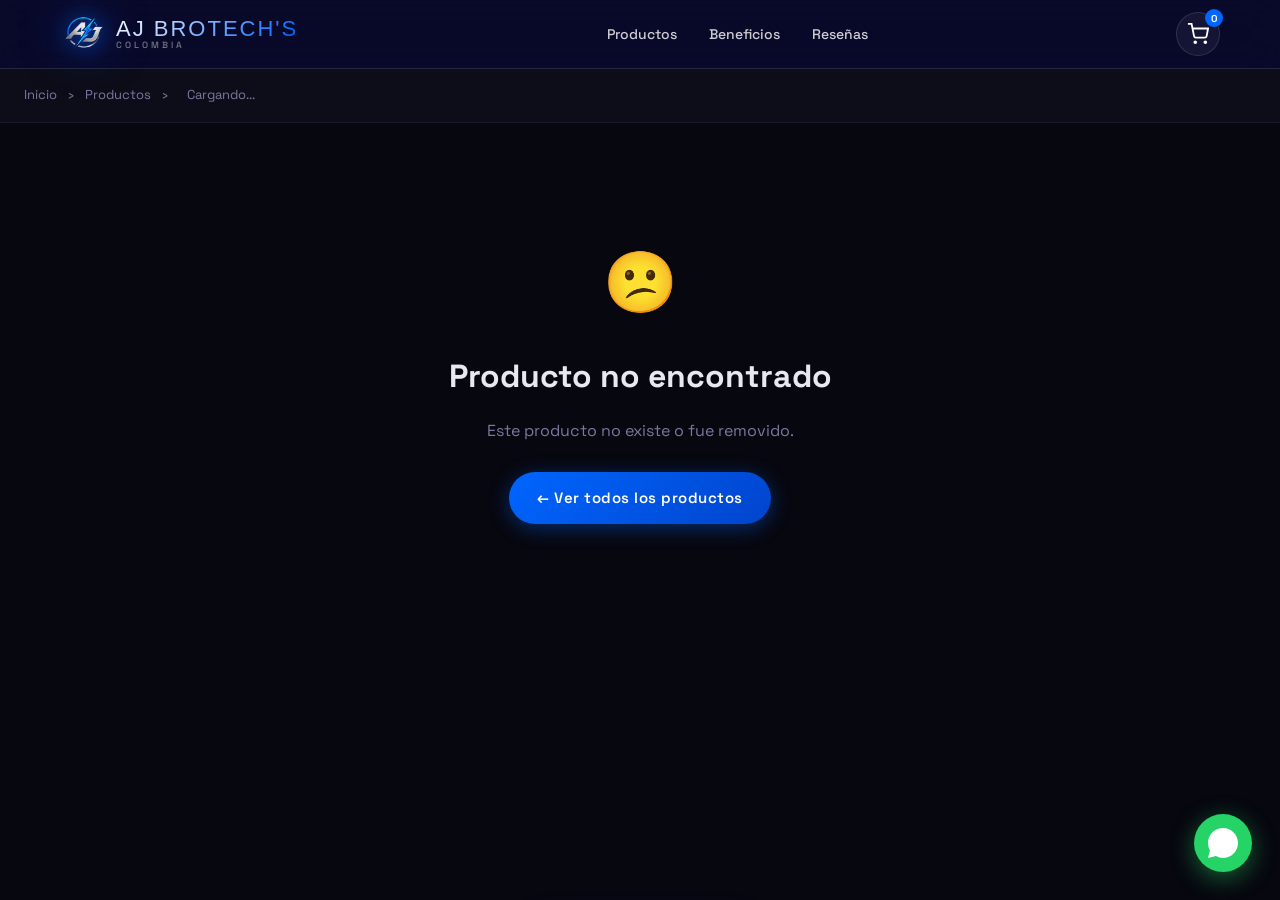
<file: producto.html>
<!DOCTYPE html>
<html lang="es">
<head>
  <meta charset="UTF-8" />
  <meta name="viewport" content="width=device-width, initial-scale=1.0" />
  <title id="pageTitle">Producto — AJ BROTECH'S</title>
  <meta name="description" id="pageDesc" content="Accesorios Apple-Compatible premium en Colombia. Envío a todo el país, garantía 6 meses." />

  <!-- Open Graph para Meta Ads -->
  <meta property="og:type" content="product" />
  <meta property="og:site_name" content="AJ BROTECH'S" />
  <meta property="og:title" id="ogTitle" content="AJ BROTECH'S — Accesorios Apple" />
  <meta property="og:description" id="ogDesc" content="Accesorios Apple-Compatible premium en Colombia." />
  <meta property="og:image" id="ogImage" content="" />
  <meta property="og:url" id="ogUrl" content="" />

  <link rel="preconnect" href="https://fonts.googleapis.com" />
  <link rel="preconnect" href="https://fonts.gstatic.com" crossorigin />
  <link href="https://fonts.googleapis.com/css2?family=Space+Grotesk:wght@300;400;500;600;700&family=Syne:wght@700;800&display=swap" rel="stylesheet" />
  <link rel="stylesheet" href="styles.css" />

  <!-- Meta Pixel -->
  <!--
  <script>
    !function(f,b,e,v,n,t,s){if(f.fbq)return;n=f.fbq=function(){n.callMethod?n.callMethod.apply(n,arguments):n.queue.push(arguments)};if(!f._fbq)f._fbq=n;n.push=n;n.loaded=!0;n.version='2.0';n.queue=[];t=b.createElement(e);t.async=!0;t.src=v;s=b.getElementsByTagName(e)[0];s.parentNode.insertBefore(t,s)}(window,document,'script','https://connect.facebook.net/en_US/fbevents.js');
    fbq('init', 'TU_PIXEL_ID');
    fbq('track', 'PageView');
  </script>
  -->

  <style>
    /* ===== PRODUCTO PAGE STYLES ===== */
    :root {
      --blue: #0066FF;
      --blue-glow: rgba(0,102,255,0.35);
      --dark: #07070f;
      --card-bg: #10101c;
      --border: #1a1a2e;
      --text: #e8e8f0;
      --muted: #7878a0;
      --green: #00e676;
      --yellow: #ffd700;
    }

    *, *::before, *::after { box-sizing: border-box; margin: 0; padding: 0; }

    body {
      font-family: 'Space Grotesk', sans-serif;
      background: var(--dark);
      color: var(--text);
      min-height: 100vh;
    }

    /* ===== BREADCRUMB ===== */
    .breadcrumb {
      padding: 16px 24px;
      font-size: 13px;
      color: var(--muted);
      border-bottom: 1px solid var(--border);
      background: rgba(16,16,28,0.8);
    }

    .breadcrumb a {
      color: var(--muted);
      text-decoration: none;
      transition: color 0.2s;
    }

    .breadcrumb a:hover { color: var(--blue); }
    .breadcrumb span { margin: 0 8px; }

    /* ===== PRODUCT LAYOUT ===== */
    .product-page {
      max-width: 1100px;
      margin: 0 auto;
      padding: 32px 20px 60px;
    }

    .product-layout {
      display: grid;
      grid-template-columns: 1fr 1fr;
      gap: 48px;
      align-items: start;
    }

    @media (max-width: 768px) {
      .product-layout { grid-template-columns: 1fr; gap: 28px; }
    }

    /* ===== GALLERY ===== */
    .gallery-wrap { position: sticky; top: 90px; }

    .gallery-main {
      position: relative;
      border-radius: 20px;
      overflow: hidden;
      background: #0d1140;
      aspect-ratio: 1;
      cursor: zoom-in;
      border: 1px solid var(--border);
    }

    .gallery-main img {
      width: 100%;
      height: 100%;
      object-fit: contain;
      transition: transform 0.4s ease;
      padding: 20px;
    }

    .gallery-main:hover img { transform: scale(1.06); }

    .gallery-badge {
      position: absolute;
      top: 16px;
      left: 16px;
      background: linear-gradient(135deg, #FF3D71, #FF6B35);
      color: white;
      font-size: 11px;
      font-weight: 800;
      padding: 5px 12px;
      border-radius: 50px;
      letter-spacing: 1px;
      text-transform: uppercase;
    }

    .gallery-badge.nuevo { background: linear-gradient(135deg, #7B2FBE, #0066FF); }

    .gallery-zoom-hint {
      position: absolute;
      bottom: 12px;
      right: 12px;
      background: rgba(0,0,0,0.5);
      color: rgba(255,255,255,0.7);
      font-size: 11px;
      padding: 4px 10px;
      border-radius: 20px;
      backdrop-filter: blur(4px);
    }

    .gallery-thumbs {
      display: flex;
      gap: 10px;
      margin-top: 12px;
      overflow-x: auto;
      padding-bottom: 4px;
      scrollbar-width: none;
    }

    .gallery-thumbs::-webkit-scrollbar { display: none; }

    .gallery-thumb {
      flex-shrink: 0;
      width: 72px;
      height: 72px;
      border-radius: 12px;
      overflow: hidden;
      background: #0d1140;
      border: 2px solid transparent;
      cursor: pointer;
      transition: border-color 0.2s, transform 0.2s;
    }

    .gallery-thumb.active { border-color: var(--blue); }
    .gallery-thumb:hover { transform: scale(1.05); }

    .gallery-thumb img {
      width: 100%;
      height: 100%;
      object-fit: contain;
      padding: 6px;
    }

    /* ===== PRODUCT INFO ===== */
    .product-info-wrap { padding-top: 8px; }

    .prod-tag {
      display: inline-block;
      background: rgba(0,102,255,0.15);
      color: #60a5fa;
      font-size: 12px;
      font-weight: 700;
      padding: 4px 14px;
      border-radius: 50px;
      border: 1px solid rgba(0,102,255,0.3);
      margin-bottom: 14px;
      letter-spacing: 0.5px;
    }

    .prod-name {
      font-family: 'Syne', sans-serif;
      font-size: clamp(26px, 4vw, 38px);
      font-weight: 800;
      line-height: 1.15;
      margin-bottom: 14px;
    }

    .prod-stars {
      display: flex;
      align-items: center;
      gap: 8px;
      margin-bottom: 20px;
    }

    .prod-stars .stars { color: var(--yellow); font-size: 18px; letter-spacing: 2px; }
    .prod-stars .rating { font-size: 15px; font-weight: 700; }
    .prod-stars .count { font-size: 13px; color: var(--muted); }

    /* Price */
    .prod-price-section {
      background: rgba(0,102,255,0.08);
      border: 1px solid rgba(0,102,255,0.2);
      border-radius: 16px;
      padding: 20px 24px;
      margin-bottom: 24px;
    }

    .prod-price-main {
      font-size: 40px;
      font-weight: 800;
      color: white;
      line-height: 1;
    }

    .prod-price-row {
      display: flex;
      align-items: center;
      gap: 14px;
      margin-top: 8px;
    }

    .prod-price-before {
      font-size: 18px;
      color: var(--muted);
      text-decoration: line-through;
    }

    .prod-discount-tag {
      background: linear-gradient(135deg, #FF3D71, #FF6B35);
      color: white;
      font-size: 13px;
      font-weight: 800;
      padding: 4px 10px;
      border-radius: 50px;
    }

    .prod-savings {
      font-size: 13px;
      color: var(--green);
      margin-top: 8px;
      font-weight: 600;
    }

    /* Trust badges */
    .trust-badges {
      display: grid;
      grid-template-columns: 1fr 1fr;
      gap: 10px;
      margin-bottom: 24px;
    }

    .trust-badge {
      background: var(--card-bg);
      border: 1px solid var(--border);
      border-radius: 12px;
      padding: 12px 14px;
      display: flex;
      align-items: center;
      gap: 10px;
      font-size: 13px;
    }

    .trust-badge .tb-icon { font-size: 20px; }
    .trust-badge .tb-text strong { display: block; font-size: 13px; }
    .trust-badge .tb-text span { font-size: 11px; color: var(--muted); }

    /* CTA Buttons */
    .cta-section { display: flex; flex-direction: column; gap: 12px; margin-bottom: 24px; }

    .btn-add-cart {
      width: 100%;
      padding: 18px;
      background: linear-gradient(135deg, #0066FF, #0044cc);
      color: white;
      border: none;
      border-radius: 14px;
      font-size: 17px;
      font-weight: 700;
      cursor: pointer;
      font-family: 'Space Grotesk', sans-serif;
      transition: transform 0.2s, box-shadow 0.2s;
      box-shadow: 0 4px 24px rgba(0,102,255,0.4);
      display: flex;
      align-items: center;
      justify-content: center;
      gap: 10px;
    }

    .btn-add-cart:hover {
      transform: translateY(-2px);
      box-shadow: 0 8px 32px rgba(0,102,255,0.5);
    }

    .btn-add-cart:active { transform: scale(0.98); }

    .btn-whatsapp {
      width: 100%;
      padding: 16px;
      background: linear-gradient(135deg, #25D366, #128C7E);
      color: white;
      border: none;
      border-radius: 14px;
      font-size: 16px;
      font-weight: 700;
      cursor: pointer;
      font-family: 'Space Grotesk', sans-serif;
      transition: transform 0.2s, box-shadow 0.2s;
      box-shadow: 0 4px 20px rgba(37,211,102,0.3);
      display: flex;
      align-items: center;
      justify-content: center;
      gap: 10px;
      text-decoration: none;
    }

    .btn-whatsapp:hover {
      transform: translateY(-2px);
      box-shadow: 0 8px 28px rgba(37,211,102,0.4);
    }

    /* Desc */
    .prod-desc-title {
      font-size: 16px;
      font-weight: 700;
      margin-bottom: 12px;
      color: var(--text);
    }

    .prod-desc-list {
      list-style: none;
      display: flex;
      flex-direction: column;
      gap: 10px;
      margin-bottom: 28px;
    }

    .prod-desc-list li {
      display: flex;
      align-items: flex-start;
      gap: 10px;
      font-size: 14px;
      color: #c0c0d8;
      line-height: 1.5;
    }

    .prod-desc-list li::before {
      content: '✓';
      color: var(--green);
      font-weight: 800;
      flex-shrink: 0;
      margin-top: 1px;
    }

    /* ===== TABS ===== */
    .tabs-section {
      margin-top: 60px;
      border-top: 1px solid var(--border);
      padding-top: 40px;
    }

    .tabs-header {
      display: flex;
      gap: 0;
      border-bottom: 1px solid var(--border);
      margin-bottom: 32px;
    }

    .tab-btn {
      padding: 14px 24px;
      background: none;
      border: none;
      border-bottom: 2px solid transparent;
      color: var(--muted);
      font-size: 15px;
      font-weight: 600;
      cursor: pointer;
      font-family: 'Space Grotesk', sans-serif;
      transition: color 0.2s, border-color 0.2s;
      margin-bottom: -1px;
    }

    .tab-btn.active { color: var(--blue); border-bottom-color: var(--blue); }
    .tab-btn:hover { color: var(--text); }

    .tab-panel { display: none; }
    .tab-panel.active { display: block; }

    /* Reviews */
    .reviews-grid {
      display: grid;
      grid-template-columns: repeat(auto-fill, minmax(280px, 1fr));
      gap: 16px;
    }

    .review-card {
      background: var(--card-bg);
      border: 1px solid var(--border);
      border-radius: 16px;
      padding: 20px;
    }

    .review-stars { color: var(--yellow); font-size: 16px; margin-bottom: 10px; }

    .review-text {
      font-size: 14px;
      color: #b8b8d0;
      line-height: 1.6;
      margin-bottom: 14px;
    }

    .review-author { display: flex; align-items: center; gap: 10px; }

    .review-avatar {
      width: 36px; height: 36px;
      border-radius: 50%;
      background: linear-gradient(135deg, var(--blue), #7B2FBE);
      display: flex;
      align-items: center;
      justify-content: center;
      font-size: 13px;
      font-weight: 700;
    }

    .review-name { font-size: 13px; font-weight: 700; }
    .review-city { font-size: 12px; color: var(--muted); }

    /* Specs table */
    .specs-table { width: 100%; border-collapse: collapse; }
    .specs-table tr:nth-child(even) td { background: rgba(255,255,255,0.03); }
    .specs-table td {
      padding: 12px 16px;
      font-size: 14px;
      border-bottom: 1px solid var(--border);
    }
    .specs-table td:first-child { color: var(--muted); width: 40%; }
    .specs-table td:last-child { font-weight: 600; }

    /* ===== RELATED PRODUCTS ===== */
    .related-section {
      margin-top: 60px;
      border-top: 1px solid var(--border);
      padding-top: 40px;
    }

    .related-title {
      font-family: 'Syne', sans-serif;
      font-size: 26px;
      font-weight: 800;
      margin-bottom: 24px;
    }

    .related-grid {
      display: grid;
      grid-template-columns: repeat(auto-fill, minmax(200px, 1fr));
      gap: 16px;
    }

    .related-card {
      background: var(--card-bg);
      border: 1px solid var(--border);
      border-radius: 16px;
      overflow: hidden;
      cursor: pointer;
      transition: transform 0.2s, border-color 0.2s;
      text-decoration: none;
      color: var(--text);
      display: block;
    }

    .related-card:hover {
      transform: translateY(-4px);
      border-color: var(--blue);
    }

    .related-img {
      aspect-ratio: 1;
      background: #0d1140;
      display: flex;
      align-items: center;
      justify-content: center;
      overflow: hidden;
    }

    .related-img img {
      width: 100%;
      height: 100%;
      object-fit: contain;
      padding: 12px;
    }

    .related-info { padding: 14px; }
    .related-name { font-size: 13px; font-weight: 700; margin-bottom: 6px; }
    .related-price { font-size: 15px; font-weight: 800; color: var(--blue); }

    /* ===== LOADING ===== */
    .page-loader {
      position: fixed;
      inset: 0;
      background: var(--dark);
      display: flex;
      align-items: center;
      justify-content: center;
      z-index: 9999;
      transition: opacity 0.4s;
    }

    .loader-spinner {
      width: 40px; height: 40px;
      border: 3px solid var(--border);
      border-top-color: var(--blue);
      border-radius: 50%;
      animation: spin 0.8s linear infinite;
    }

    @keyframes spin { to { transform: rotate(360deg); } }

    /* ===== NOT FOUND ===== */
    .not-found {
      text-align: center;
      padding: 80px 20px;
    }

    .not-found h2 { font-size: 32px; margin-bottom: 16px; }
    .not-found p { color: var(--muted); margin-bottom: 28px; }

    /* ===== QUANTITY SELECTOR ===== */
    .qty-row {
      display: flex;
      align-items: center;
      gap: 16px;
      margin-bottom: 16px;
    }

    .qty-label { font-size: 14px; color: var(--muted); font-weight: 600; }

    .qty-selector {
      display: flex;
      align-items: center;
      border: 1px solid var(--border);
      border-radius: 10px;
      overflow: hidden;
    }

    .qty-btn {
      width: 36px; height: 36px;
      background: var(--card-bg);
      border: none;
      color: var(--text);
      font-size: 18px;
      cursor: pointer;
      transition: background 0.2s;
    }

    .qty-btn:hover { background: rgba(0,102,255,0.2); }

    .qty-num {
      width: 44px;
      text-align: center;
      font-size: 16px;
      font-weight: 700;
      border-left: 1px solid var(--border);
      border-right: 1px solid var(--border);
      padding: 8px 0;
    }

    /* ===== STOCK indicator ===== */
    .stock-indicator {
      display: flex;
      align-items: center;
      gap: 8px;
      font-size: 13px;
      margin-bottom: 20px;
    }

    .stock-dot {
      width: 8px; height: 8px;
      background: var(--green);
      border-radius: 50%;
      animation: pulse-dot 1.5s infinite;
    }

    @keyframes pulse-dot {
      0%, 100% { opacity: 1; transform: scale(1); }
      50% { opacity: 0.6; transform: scale(1.3); }
    }

    .stock-text { color: var(--green); font-weight: 600; }
    .stock-count { color: var(--muted); }

    /* ===== TOAST ===== */
    .prod-toast {
      position: fixed;
      bottom: 30px;
      left: 50%;
      transform: translateX(-50%) translateY(100px);
      background: linear-gradient(135deg, #0066FF, #0044cc);
      color: white;
      padding: 14px 28px;
      border-radius: 50px;
      font-size: 15px;
      font-weight: 700;
      z-index: 9999;
      transition: transform 0.4s cubic-bezier(0.34, 1.56, 0.64, 1);
      white-space: nowrap;
      box-shadow: 0 8px 32px rgba(0,102,255,0.4);
    }

    .prod-toast.show { transform: translateX(-50%) translateY(0); }
  </style>
</head>
<body>

<!-- Loader -->
<div class="page-loader" id="pageLoader">
  <div class="loader-spinner"></div>
</div>

<!-- Nav -->
<nav class="navbar" id="navbar" style="position:sticky;top:0;z-index:500">
  <div class="nav-container">
    <a href="index.html" class="logo">
      <img src="logo_transparent.png" alt="AJ BROTECH'S Logo" class="logo-img" />
      <div class="logo-text-wrap">
        <span class="logo-text">AJ BROTECH'S</span>
        <span class="logo-sub">Colombia</span>
      </div>
    </a>
    <ul class="nav-links">
      <li><a href="index.html#productos">Productos</a></li>
      <li><a href="index.html#features">Beneficios</a></li>
      <li><a href="index.html#testimonios">Reseñas</a></li>
    </ul>
    <button class="cart-btn" id="cartBtn" aria-label="Abrir carrito">
      <svg width="22" height="22" viewBox="0 0 24 24" fill="none" stroke="currentColor" stroke-width="2"><circle cx="9" cy="21" r="1"/><circle cx="20" cy="21" r="1"/><path d="M1 1h4l2.68 13.39a2 2 0 0 0 2 1.61h9.72a2 2 0 0 0 2-1.61L23 6H6"/></svg>
      <span class="cart-badge" id="cartBadge">0</span>
    </button>
  </div>
</nav>

<!-- Breadcrumb -->
<div class="breadcrumb" id="breadcrumb">
  <a href="index.html">Inicio</a>
  <span>›</span>
  <a href="index.html#productos">Productos</a>
  <span>›</span>
  <span id="breadcrumbName">Cargando...</span>
</div>

<!-- Main Content -->
<main class="product-page" id="productPage">
  <div id="productContent"></div>
</main>

<!-- Toast -->
<div class="prod-toast" id="prodToast">✅ Agregado al carrito</div>

<!-- WhatsApp flotante -->
<a href="https://wa.me/573207507468" class="whatsapp-btn" target="_blank" rel="noopener" aria-label="WhatsApp">
  <svg viewBox="0 0 32 32" width="30" height="30" fill="white"><path d="M16 0C7.163 0 0 7.163 0 16c0 2.832.742 5.49 2.04 7.797L0 32l8.418-2.01A15.94 15.94 0 0016 32c8.837 0 16-7.163 16-16S24.837 0 16 0zm7.27 22.06c-.397-.199-2.35-1.16-2.715-1.291-.365-.132-.63-.199-.896.2-.265.397-1.028 1.29-1.261 1.556-.232.265-.464.298-.861.1-.397-.2-1.676-.618-3.192-1.97-1.18-1.052-1.976-2.35-2.208-2.748-.232-.397-.025-.611.175-.808.18-.178.397-.464.596-.696.199-.232.265-.397.397-.662.132-.265.066-.497-.033-.696-.1-.199-.896-2.16-1.228-2.957-.323-.776-.65-.671-.896-.683l-.762-.013c-.265 0-.696.1-1.061.497-.365.397-1.393 1.36-1.393 3.318 0 1.957 1.426 3.848 1.624 4.113.2.265 2.806 4.282 6.8 5.999.95.41 1.692.655 2.27.839.953.303 1.82.26 2.506.158.765-.114 2.35-.96 2.682-1.888.33-.928.33-1.723.232-1.888-.099-.166-.365-.265-.762-.464z"/></svg>
</a>

<script>
'use strict';

// ===== PRODUCTOS DATA (igual que en script.js) =====
var PRODUCTS = [
  { id:1,  nameEs:'Vidrio Blindado',         slug:'vidrio-blindado',      price:15000,  before:22000,  badge:'OFERTA', stars:'4.8', reviews:20, folder:'images/vidrio-blindado',
    desc: ['Protección máxima anti-impacto para tu pantalla de iPhone','Dureza 9H — el máximo en vidrios protectores','Anti-rayones y anti-huellas dactilares','Instalación fácil en menos de 2 minutos','Compatible con todas las fundas'],
    specs: [['Dureza','9H (máxima)'],['Material','Vidrio templado'],['Grosor','0.3mm'],['Cobertura','Pantalla completa'],['Compatibilidad','iPhone 11 al 15 Pro Max']]
  },
  { id:2,  nameEs:'Vidrio Antiespía',        slug:'vidrio-antiespía',     price:20000,  before:30000,  badge:null,     stars:'4.7', reviews:15, folder:'images/vidrio-antiespía',
    desc: ['Privacidad total — solo tú puedes ver tu pantalla','Ángulo de visión de 60° protege tu información','Anti-rayones y anti-huellas','Ideal para bancos, WhatsApp y contraseñas','Compatible con Face ID'],
    specs: [['Dureza','9H'],['Material','Vidrio templado + filtro privacidad'],['Ángulo','60°'],['Compatibilidad','iPhone 11 al 15 Pro Max']]
  },
  { id:3,  nameEs:'Cargador Lightning',      slug:'cargador-lightning',   price:40000,  before:58000,  badge:'OFERTA', stars:'4.8', reviews:12, folder:'images/cargador-lightning',
    desc: ['Carga rápida compatible con iPhone y iPad','Cable de alta resistencia — no se parte ni se dobla','Certificado MFi compatible','Longitud 1 metro — ideal para cargar en la cama','Garantía 6 meses incluida'],
    specs: [['Potencia','20W carga rápida'],['Longitud','1 metro'],['Compatibilidad','iPhone 5 al 14, iPad'],['Conector','Lightning'],['Cable','Nylon trenzado reforzado']]
  },
  { id:4,  nameEs:'Cargador Tipo C',         slug:'cargador-tipo-c',      price:70000,  before:99000,  badge:null,     stars:'4.9', reviews:8,  folder:'images/cargador-tipo-c',
    desc: ['Carga rápida 60W — carga tu MacBook o iPhone 15 en minutos','Compatible con MacBook Air/Pro, iPad Pro e iPhone 15+','Cable USB-C a USB-C de alta resistencia','Detecta automáticamente la potencia óptima','Garantía 6 meses incluida'],
    specs: [['Potencia','60W Power Delivery'],['Longitud','1.2 metros'],['Compatibilidad','MacBook, iPad Pro, iPhone 15+'],['Conector','USB-C a USB-C'],['Cable','Nylon trenzado']]
  },
  { id:5,  nameEs:'AirPods 1ra Gen Pequeño', slug:'airpods-1gen-pequeño',  price:65000,  before:95000,  badge:'OFERTA', stars:'4.8', reviews:18, folder:'images/airpods-1gen-pequeño',
    desc: ['Cancelación activa de ruido para escuchar solo lo que quieres','Audio de alta calidad — sonido inmersivo','Talla pequeña — perfecto para orejas más chicas','Hasta 6 horas de batería + 24h con el estuche','Control táctil en el AirPod'],
    specs: [['Batería','6h AirPod + 24h estuche'],['ANC','Cancelación activa de ruido'],['Talla','Pequeña (S)'],['Conectividad','Bluetooth 5.3'],['Resistencia','IPX4 agua']]
  },
  { id:6,  nameEs:'AirPods 1ra Gen Grande',  slug:'airpods-1gen-grande',   price:65000,  before:95000,  badge:null,     stars:'4.9', reviews:14, folder:'images/airpods-1gen-grande',
    desc: ['Mayor durabilidad y mejor ajuste para orejas más grandes','Cancelación activa de ruido premium','Audio espacial 3D envolvente','Batería extendida — hasta 7h continuas','Estuche de carga compacto incluido'],
    specs: [['Batería','7h AirPod + 28h estuche'],['ANC','Cancelación activa de ruido'],['Talla','Grande (L)'],['Conectividad','Bluetooth 5.3'],['Resistencia','IPX4 agua']]
  },
  { id:7,  nameEs:'AirPods Pro',             slug:'airpods-pro',           price:85000,  before:120000, badge:null,     stars:'4.9', reviews:22, folder:'images/airpods-pro',
    desc: ['Sonido premium con graves profundos y agudos nítidos','Cancelación de ruido activa de alto rendimiento','Diseño compacto y cómodo — no se caen','Modo transparencia para escuchar el entorno','Compatible con iPhone y Android'],
    specs: [['Batería','6h AirPod + 30h estuche'],['ANC','Cancelación activa de ruido'],['Diseño','In-ear con aletas'],['Conectividad','Bluetooth 5.2'],['Resistencia','IPX4 agua']]
  },
  { id:8,  nameEs:'AirPods Pro 2',           slug:'airpods-pro-2',         price:100000, before:145000, badge:'OFERTA', stars:'5.0', reviews:21, folder:'images/airpods-pro-2',
    desc: ['Audio espacial personalizado — sonido 360° envolvente','ANC mejorada — bloquea hasta el 98% del ruido externo','Estuche con carga MagSafe y USB-C','Control de volumen táctil en el cable','La mejor relación calidad-precio del mercado'],
    specs: [['Batería','6h AirPod + 30h estuche'],['ANC','Generación 2 — 98% reducción ruido'],['Carga estuche','MagSafe + USB-C'],['Conectividad','Bluetooth 5.3'],['Resistencia','IP54']]
  },
  { id:9,  nameEs:'AirPods Pro 3',           slug:'airpods-pro-3',         price:150000, before:210000, badge:'NUEVO',  stars:'5.0', reviews:9,  folder:'images/airpods-pro-3',
    desc: ['Lo último en tecnología de audio inalámbrico','ANC de tercera generación — la más avanzada disponible','Audio espacial adaptativo en tiempo real','Chip H2 de última generación','Batería mejorada — hasta 8h continuas'],
    specs: [['Batería','8h AirPod + 36h estuche'],['ANC','Gen 3 — máxima reducción de ruido'],['Chip','H2 (última generación)'],['Conectividad','Bluetooth 5.4'],['Resistencia','IP54']]
  },
  { id:10, nameEs:'AirPods 4ta Generación',  slug:'airpods-4ta-gen',       price:130000, before:185000, badge:'NUEVO',  stars:'4.9', reviews:7,  folder:'images/airpods-4ta-gen',
    desc: ['Diseño renovado y más ergonómico — el más cómodo de todos','Sonido inmersivo con audio espacial','Conector USB-C para cargar el estuche','Cancelación de ruido activa incluida','Chip H2 con eficiencia mejorada'],
    specs: [['Batería','6h AirPod + 30h estuche'],['Diseño','Semi in-ear renovado'],['Carga','USB-C'],['Chip','H2'],['ANC','Incluida']]
  }
];

// Reviews por producto
var REVIEWS = {
  1: [
    { name:'Juan M.', city:'Bogotá', text:'Excelente protección, la instalé en 2 minutos y queda perfecta. Ya se me cayó el cel y no pasó nada.', stars:5 },
    { name:'Valentina R.', city:'Medellín', text:'Muy buen vidrio, se ve super transparente y no se marcan las huellas. Lo recomiendo.', stars:5 },
    { name:'Carlos B.', city:'Cali', text:'Buen producto por el precio. El envío llegó rápido a Cali.', stars:4 }
  ],
  2: [
    { name:'Andrea P.', city:'Bogotá', text:'Por fin puedo revisar mis notificaciones bancarias en el TransMilenio sin que nadie me mire la pantalla. Vale cada peso.', stars:5 },
    { name:'Felipe G.', city:'Barranquilla', text:'Funciona perfectamente, la privacidad es real. Solo se ve si estás de frente.', stars:5 }
  ],
  default: [
    { name:'María R.', city:'Bogotá', text:'Increíble calidad, llegó súper bien empacado y en 3 días. 100% recomendado.', stars:5 },
    { name:'Carlos L.', city:'Medellín', text:'La calidad es impresionante para el precio que pague. Mis amigos pensaron que era original.', stars:5 },
    { name:'Ana S.', city:'Cali', text:'Llegó rápido y el producto superó mis expectativas. El servicio por WhatsApp es excelente.', stars:5 }
  ]
};

// ===== CART =====
var cart = [];
try { cart = JSON.parse(localStorage.getItem('ajbrotech_cart') || '[]'); } catch(e) { cart = []; }

function saveCart() {
  try { localStorage.setItem('ajbrotech_cart', JSON.stringify(cart)); } catch(e) {}
}

function getCartCount() {
  return cart.reduce(function(a, b) { return a + b.qty; }, 0);
}

function updateCartBadge() {
  var badge = document.getElementById('cartBadge');
  if (badge) badge.textContent = getCartCount();
}

function addToCart(id, qty) {
  qty = qty || 1;
  var p = PRODUCTS.find(function(x) { return x.id === id; });
  if (!p) return;
  var found = false;
  for (var i = 0; i < cart.length; i++) {
    if (cart[i].id === id) { cart[i].qty += qty; found = true; break; }
  }
  if (!found) cart.push({ id: p.id, name: p.nameEs, price: p.price, qty: qty });
  saveCart();
  updateCartBadge();
  showProdToast('✅ ' + p.nameEs + ' agregado al carrito!');

  // Pixel tracking
  if (typeof fbq === 'function') {
    fbq('track', 'AddToCart', { content_ids:[id], content_name:p.nameEs, value:p.price, currency:'COP' });
  }
}

function formatCOP(n) {
  return '$' + Math.round(n).toLocaleString('es-CO');
}

function showProdToast(msg) {
  var t = document.getElementById('prodToast');
  t.textContent = msg;
  t.classList.add('show');
  setTimeout(function() { t.classList.remove('show'); }, 3000);
}

// ===== LOAD PRODUCT =====
function getProductId() {
  var params = new URLSearchParams(window.location.search);
  // Soporte para ?id=X y ?p=slug (para ads)
  var idParam = params.get('id');
  var slugParam = params.get('p');
  if (idParam) return parseInt(idParam);
  if (slugParam) {
    var found = PRODUCTS.find(function(p) { return p.slug === slugParam; });
    return found ? found.id : null;
  }
  return null;
}

function loadProduct() {
  var id = getProductId();
  if (!id) { renderNotFound(); return; }
  var p = PRODUCTS.find(function(x) { return x.id === id; });
  if (!p) { renderNotFound(); return; }

  // Cargar imágenes
  fetch(p.folder + '/index.json')
    .then(function(r) { return r.json(); })
    .then(function(files) {
      p.images = files.map(function(f) { return p.folder + '/' + f; });
    })
    .catch(function() { p.images = []; })
    .finally(function() {
      renderProduct(p);
      hideLoader();
    });
}

function renderNotFound() {
  document.getElementById('productContent').innerHTML =
    '<div class="not-found">' +
    '<div style="font-size:60px;margin-bottom:20px">😕</div>' +
    '<h2>Producto no encontrado</h2>' +
    '<p>Este producto no existe o fue removido.</p>' +
    '<a href="index.html" class="btn btn-primary" style="display:inline-block;text-decoration:none;padding:14px 28px">← Ver todos los productos</a>' +
    '</div>';
  hideLoader();
}

function hideLoader() {
  var loader = document.getElementById('pageLoader');
  loader.style.opacity = '0';
  setTimeout(function() { loader.style.display = 'none'; }, 400);
}

function renderProduct(p) {
  // Update page meta
  document.getElementById('pageTitle').textContent = p.nameEs + ' — AJ BROTECH\'S';
  document.getElementById('pageDesc').setAttribute('content', p.desc[0]);
  document.getElementById('ogTitle').setAttribute('content', p.nameEs + ' — AJ BROTECH\'S');
  document.getElementById('ogDesc').setAttribute('content', p.desc[0]);
  document.getElementById('ogUrl').setAttribute('content', window.location.href);
  if (p.images && p.images[0]) document.getElementById('ogImage').setAttribute('content', window.location.origin + '/' + p.images[0]);
  document.getElementById('breadcrumbName').textContent = p.nameEs;
  document.title = p.nameEs + ' — AJ BROTECH\'S';

  var imgs = p.images || [];
  var savings = p.before - p.price;
  var discPct = Math.round((savings / p.before) * 100);

  // Build gallery
  var galleryMain = '';
  if (imgs.length > 0) {
    galleryMain =
      '<div class="gallery-main" id="galleryMain" onclick="openLightboxProd(\'' + imgs[0] + '\',\'' + p.nameEs + '\')">' +
      (p.badge ? '<div class="gallery-badge' + (p.badge==='NUEVO'?' nuevo':'') + '">' + p.badge + '</div>' : '') +
      '<img src="' + imgs[0] + '" alt="' + p.nameEs + '" id="mainImg" />' +
      '<div class="gallery-zoom-hint">🔍 Click para ampliar</div>' +
      '</div>';
  } else {
    galleryMain =
      '<div class="gallery-main" style="display:flex;align-items:center;justify-content:center;flex-direction:column;gap:8px">' +
      '<span style="font-size:60px">📷</span><p style="color:var(--muted)">Fotos próximamente</p></div>';
  }

  var thumbsHtml = '';
  if (imgs.length > 1) {
    thumbsHtml = '<div class="gallery-thumbs" id="galleryThumbs">';
    imgs.forEach(function(src, i) {
      thumbsHtml += '<div class="gallery-thumb' + (i===0?' active':'') + '" data-i="' + i + '" data-src="' + src + '">' +
        '<img src="' + src + '" alt="' + p.nameEs + ' ' + (i+1) + '" loading="lazy" /></div>';
    });
    thumbsHtml += '</div>';
  }

  // Build desc list
  var descList = '<ul class="prod-desc-list">';
  p.desc.forEach(function(d) { descList += '<li>' + d + '</li>'; });
  descList += '</ul>';

  // Build specs
  var specsRows = '';
  if (p.specs) {
    p.specs.forEach(function(row) {
      specsRows += '<tr><td>' + row[0] + '</td><td>' + row[1] + '</td></tr>';
    });
  }

  // Build reviews
  var revData = REVIEWS[p.id] || REVIEWS['default'];
  var revCards = '';
  revData.forEach(function(r) {
    var stars = '★'.repeat(r.stars) + '☆'.repeat(5-r.stars);
    revCards +=
      '<div class="review-card">' +
      '<div class="review-stars">' + stars + '</div>' +
      '<p class="review-text">"' + r.text + '"</p>' +
      '<div class="review-author">' +
      '<div class="review-avatar">' + r.name.split(' ').map(function(w){return w[0];}).join('') + '</div>' +
      '<div><div class="review-name">' + r.name + '</div><div class="review-city">' + r.city + '</div></div>' +
      '</div></div>';
  });

  // Build related
  var related = PRODUCTS.filter(function(x) { return x.id !== p.id; }).slice(0, 4);
  var relCards = '';
  related.forEach(function(r) {
    relCards +=
      '<a class="related-card" href="producto.html?id=' + r.id + '">' +
      '<div class="related-img">' +
      (r.images && r.images[0] ? '<img src="' + r.images[0] + '" alt="' + r.nameEs + '" loading="lazy" />' : '<span style="font-size:40px">📷</span>') +
      '</div>' +
      '<div class="related-info">' +
      '<div class="related-name">' + r.nameEs + '</div>' +
      '<div class="related-price">' + formatCOP(r.price) + '</div>' +
      '</div></a>';
  });

  // Pixel ViewContent
  if (typeof fbq === 'function') {
    fbq('track', 'ViewContent', { content_ids:[p.id], content_name:p.nameEs, value:p.price, currency:'COP' });
  }

  var html =
    '<div class="product-layout">' +
      // GALLERY
      '<div class="gallery-wrap">' +
        galleryMain + thumbsHtml +
      '</div>' +

      // INFO
      '<div class="product-info-wrap">' +
        '<div class="prod-tag">Accesorios Apple-Compatible</div>' +
        '<h1 class="prod-name">' + p.nameEs + '</h1>' +
        '<div class="prod-stars">' +
          '<span class="stars">★★★★★</span>' +
          '<span class="rating">' + p.stars + '</span>' +
          '<span class="count">(' + p.reviews + ' reseñas verificadas)</span>' +
        '</div>' +

        '<div class="prod-price-section">' +
          '<div class="prod-price-main">' + formatCOP(p.price) + '</div>' +
          '<div class="prod-price-row">' +
            '<span class="prod-price-before">' + formatCOP(p.before) + '</span>' +
            '<span class="prod-discount-tag">-' + discPct + '%</span>' +
          '</div>' +
          '<div class="prod-savings">Ahorras ' + formatCOP(savings) + ' con esta oferta</div>' +
        '</div>' +

        '<div class="stock-indicator">' +
          '<div class="stock-dot"></div>' +
          '<span class="stock-text">En stock</span>' +
          '<span class="stock-count">— Envío hoy si compras antes de las 5pm</span>' +
        '</div>' +

        '<div class="trust-badges">' +
          '<div class="trust-badge"><span class="tb-icon">🛡️</span><div class="tb-text"><strong>Garantía 6 meses</strong><span>Sin preguntas</span></div></div>' +
          '<div class="trust-badge"><span class="tb-icon">🚚</span><div class="tb-text"><strong>Envío gratis</strong><span>En compras +$200.000</span></div></div>' +
          '<div class="trust-badge"><span class="tb-icon">💳</span><div class="tb-text"><strong>Pago seguro</strong><span>MP o efectivo</span></div></div>' +
          '<div class="trust-badge"><span class="tb-icon">📍</span><div class="tb-text"><strong>Todo Colombia</strong><span>2-5 días hábiles</span></div></div>' +
        '</div>' +

        '<div class="qty-row">' +
          '<span class="qty-label">Cantidad:</span>' +
          '<div class="qty-selector">' +
            '<button class="qty-btn" id="qtyMinus">−</button>' +
            '<div class="qty-num" id="qtyNum">1</div>' +
            '<button class="qty-btn" id="qtyPlus">+</button>' +
          '</div>' +
        '</div>' +

        '<div class="cta-section">' +
          '<button class="btn-add-cart" id="btnAddCart">🛒 Agregar al Carrito</button>' +
          '<a href="https://wa.me/573207507468?text=Hola! Me interesa el ' + encodeURIComponent(p.nameEs) + ', precio ' + formatCOP(p.price) + '" target="_blank" class="btn-whatsapp">' +
          '<svg viewBox="0 0 32 32" width="22" height="22" fill="white"><path d="M16 0C7.163 0 0 7.163 0 16c0 2.832.742 5.49 2.04 7.797L0 32l8.418-2.01A15.94 15.94 0 0016 32c8.837 0 16-7.163 16-16S24.837 0 16 0zm7.27 22.06c-.397-.199-2.35-1.16-2.715-1.291-.365-.132-.63-.199-.896.2-.265.397-1.028 1.29-1.261 1.556-.232.265-.464.298-.861.1-.397-.2-1.676-.618-3.192-1.97-1.18-1.052-1.976-2.35-2.208-2.748-.232-.397-.025-.611.175-.808.18-.178.397-.464.596-.696.199-.232.265-.397.397-.662.132-.265.066-.497-.033-.696-.1-.199-.896-2.16-1.228-2.957-.323-.776-.65-.671-.896-.683l-.762-.013c-.265 0-.696.1-1.061.497-.365.397-1.393 1.36-1.393 3.318 0 1.957 1.426 3.848 1.624 4.113.2.265 2.806 4.282 6.8 5.999.95.41 1.692.655 2.27.839.953.303 1.82.26 2.506.158.765-.114 2.35-.96 2.682-1.888.33-.928.33-1.723.232-1.888-.099-.166-.365-.265-.762-.464z"/></svg>' +
          'Preguntar por WhatsApp</a>' +
        '</div>' +

        '<p class="prod-desc-title">¿Por qué este producto?</p>' +
        descList +

      '</div>' + // end product-info-wrap
    '</div>' + // end product-layout

    // TABS
    '<div class="tabs-section">' +
      '<div class="tabs-header">' +
        '<button class="tab-btn active" data-tab="reviews">Reseñas (' + revData.length + ')</button>' +
        '<button class="tab-btn" data-tab="specs">Especificaciones</button>' +
      '</div>' +
      '<div class="tab-panel active" id="tab-reviews">' +
        '<div class="reviews-grid">' + revCards + '</div>' +
      '</div>' +
      '<div class="tab-panel" id="tab-specs">' +
        '<table class="specs-table"><tbody>' + specsRows + '</tbody></table>' +
      '</div>' +
    '</div>' +

    // RELATED
    '<div class="related-section">' +
      '<h2 class="related-title">También te puede interesar</h2>' +
      '<div class="related-grid">' + relCards + '</div>' +
    '</div>';

  document.getElementById('productContent').innerHTML = html;

  // === EVENTS ===
  var qty = 1;
  var qtyNum = document.getElementById('qtyNum');
  document.getElementById('qtyMinus').addEventListener('click', function() {
    if (qty > 1) { qty--; qtyNum.textContent = qty; }
  });
  document.getElementById('qtyPlus').addEventListener('click', function() {
    if (qty < 10) { qty++; qtyNum.textContent = qty; }
  });

  document.getElementById('btnAddCart').addEventListener('click', function() {
    addToCart(p.id, qty);
  });

  // Gallery thumbs
  var thumbs = document.querySelectorAll('.gallery-thumb');
  thumbs.forEach(function(t) {
    t.addEventListener('click', function() {
      thumbs.forEach(function(x) { x.classList.remove('active'); });
      this.classList.add('active');
      var mainImg = document.getElementById('mainImg');
      if (mainImg) mainImg.src = this.dataset.src;
      document.getElementById('galleryMain').onclick = function() {
        openLightboxProd(t.dataset.src, p.nameEs);
      };
    });
  });

  // Tabs
  document.querySelectorAll('.tab-btn').forEach(function(btn) {
    btn.addEventListener('click', function() {
      document.querySelectorAll('.tab-btn').forEach(function(b) { b.classList.remove('active'); });
      document.querySelectorAll('.tab-panel').forEach(function(panel) { panel.classList.remove('active'); });
      this.classList.add('active');
      document.getElementById('tab-' + this.dataset.tab).classList.add('active');
    });
  });

  // Cart btn
  updateCartBadge();
}

// ===== LIGHTBOX =====
function openLightboxProd(src, name) {
  var lb = document.getElementById('prodLightbox');
  if (!lb) {
    lb = document.createElement('div');
    lb.id = 'prodLightbox';
    lb.style.cssText = 'position:fixed;inset:0;background:rgba(0,0,0,0.92);z-index:9999;display:flex;align-items:center;justify-content:center;cursor:zoom-out';
    lb.innerHTML = '<img id="lbBigImg" style="max-width:90vw;max-height:90vh;object-fit:contain;border-radius:12px" />' +
      '<button style="position:absolute;top:20px;right:24px;background:none;border:none;color:white;font-size:32px;cursor:pointer" onclick="document.getElementById(\'prodLightbox\').remove()">✕</button>';
    lb.addEventListener('click', function(e) { if (e.target === lb) lb.remove(); });
    document.body.appendChild(lb);
  }
  document.getElementById('lbBigImg').src = src;
}

// ===== INIT =====
document.addEventListener('DOMContentLoaded', function() {
  // Cargar imágenes relacionadas en background
  var pendingRel = PRODUCTS.length;
  PRODUCTS.forEach(function(p) {
    fetch(p.folder + '/index.json')
      .then(function(r) { return r.json(); })
      .then(function(files) { p.images = files.map(function(f) { return p.folder + '/' + f; }); })
      .catch(function() { p.images = []; })
      .finally(function() {
        pendingRel--;
        if (pendingRel === 0) loadProduct();
      });
  });
});
</script>
</body>
</html>
</file>
<file: styles.css>
/* ===========================
   AJ BROTECH'S — styles.css
   =========================== */

/* Custom Properties */
:root {
  --blue: #0066FF;
  --blue-light: #3385ff;
  --blue-dark: #0044cc;
  --navy: #0A0A2E;
  --navy-light: #12124a;
  --black: #0A0A0A;
  --white: #FFFFFF;
  --gray-100: #f5f5f5;
  --gray-200: #e5e5e5;
  --gray-400: #999999;
  --gray-600: #666666;
  --glass-bg: rgba(255,255,255,0.05);
  --glass-border: rgba(255,255,255,0.12);
  --glow: 0 0 20px rgba(0,102,255,0.6), 0 0 40px rgba(0,102,255,0.3);
  --glow-sm: 0 0 10px rgba(0,102,255,0.5);
  --shadow-card: 0 8px 32px rgba(0,0,0,0.4);
  --radius: 16px;
  --radius-sm: 10px;
  --transition: 0.3s cubic-bezier(0.4,0,0.2,1);
}

/* Reset & Base */
*, *::before, *::after { box-sizing: border-box; margin: 0; padding: 0; }

html { scroll-behavior: smooth; }

body {
  font-family: 'Space Grotesk', sans-serif;
  background: var(--black);
  color: var(--white);
  overflow-x: hidden;
  line-height: 1.6;
}

/* Custom Scrollbar */
::-webkit-scrollbar { width: 6px; }
::-webkit-scrollbar-track { background: var(--navy); }
::-webkit-scrollbar-thumb { background: var(--blue); border-radius: 3px; }
::-webkit-scrollbar-thumb:hover { background: var(--blue-light); }

img { max-width: 100%; display: block; }

a { text-decoration: none; color: inherit; }

ul { list-style: none; }

.container { max-width: 1200px; margin: 0 auto; padding: 0 20px; }

/* ===== INTRO SCREEN ===== */
#intro-screen {
  position: fixed;
  inset: 0;
  background: #000;
  z-index: 9999;
  display: flex;
  align-items: center;
  justify-content: center;
  overflow: hidden;
}

#intro-screen.hide {
  animation: intro-exit 0.7s cubic-bezier(0.7,0,0.3,1) forwards;
}

@keyframes intro-exit {
  0%   { opacity: 1; transform: scale(1); }
  60%  { opacity: 1; transform: scale(1.08); }
  100% { opacity: 0; transform: scale(1.15); pointer-events: none; }
}

#intro-canvas {
  position: absolute;
  inset: 0;
  width: 100%;
  height: 100%;
}

#intro-logo {
  position: relative;
  z-index: 2;
  text-align: center;
  opacity: 0;
  transform: scale(0.3);
  transition: none;
  display: flex;
  flex-direction: column;
  align-items: center;
  justify-content: center;
  position: absolute;
  top: 50%;
  left: 50%;
  transform: translate(-50%, -50%) scale(0.3);
}

#intro-logo.show {
  animation: logo-burst 0.6s cubic-bezier(0.175,0.885,0.32,1.275) forwards;
}

@keyframes logo-burst {
  0%   { opacity: 0; transform: translate(-50%,-50%) scale(0.2) rotate(-10deg); filter: brightness(5) blur(10px); }
  40%  { opacity: 1; transform: translate(-50%,-50%) scale(1.25) rotate(3deg);  filter: brightness(3) blur(2px); }
  70%  { transform: translate(-50%,-50%) scale(0.95) rotate(-1deg); filter: brightness(1.5) blur(0); }
  100% { opacity: 1; transform: translate(-50%,-50%) scale(1) rotate(0deg);     filter: brightness(1) blur(0); }
}

#intro-logo-img {
  width: 130px;
  height: 130px;
  object-fit: contain;
  filter: drop-shadow(0 0 30px #0066ff) drop-shadow(0 0 60px #0044cc);
  animation: logo-pulse-intro 0.4s ease infinite alternate;
}

@keyframes logo-pulse-intro {
  from { filter: drop-shadow(0 0 20px #0066ff) drop-shadow(0 0 40px #003399); }
  to   { filter: drop-shadow(0 0 50px #00aaff) drop-shadow(0 0 90px #0066ff); }
}

#intro-logo-text {
  font-family: 'Bebas Neue', sans-serif;
  font-size: 42px;
  letter-spacing: 6px;
  color: #fff;
  margin-top: 12px;
  text-shadow: 0 0 20px #0066ff, 0 0 40px #0044cc;
  opacity: 0;
  animation: none;
}

#intro-logo-text.show {
  animation: text-appear 0.5s ease 0.3s forwards;
}

@keyframes text-appear {
  from { opacity: 0; transform: translateY(10px) letterSpacing 20px; filter: blur(8px); }
  to   { opacity: 1; transform: translateY(0); filter: blur(0); }
}

#intro-shockwave {
  position: absolute;
  top: 50%;
  left: 50%;
  transform: translate(-50%, -50%) scale(0);
  width: 200px;
  height: 200px;
  border-radius: 50%;
  border: 3px solid rgba(0,102,255,0.8);
  pointer-events: none;
}

#intro-shockwave.show {
  animation: shockwave 1s ease-out forwards;
}

@keyframes shockwave {
  0%   { transform: translate(-50%,-50%) scale(0);   opacity: 1; }
  100% { transform: translate(-50%,-50%) scale(8);   opacity: 0; }
}

/* ===== END INTRO ===== */
.announcement-bar {
  background: linear-gradient(90deg, var(--blue-dark), var(--blue), var(--blue-dark));
  color: var(--white);
  font-size: 13px;
  font-weight: 600;
  padding: 10px 0;
  overflow: hidden;
  white-space: nowrap;
  position: relative;
  z-index: 1000;
}

.announcement-track {
  display: inline-block;
  animation: marquee 20s linear infinite;
}

@keyframes marquee {
  0% { transform: translateX(100vw); }
  100% { transform: translateX(-100%); }
}

/* ===== Navbar ===== */
.navbar {
  position: sticky;
  top: 0;
  z-index: 999;
  background: rgba(10,10,46,0.85);
  backdrop-filter: blur(20px);
  -webkit-backdrop-filter: blur(20px);
  border-bottom: 1px solid var(--glass-border);
  transition: var(--transition);
}

.navbar.scrolled {
  background: rgba(10,10,46,0.97);
  box-shadow: 0 2px 20px rgba(0,102,255,0.2);
}

.nav-container {
  max-width: 1200px;
  margin: 0 auto;
  padding: 0 20px;
  display: flex;
  align-items: center;
  justify-content: space-between;
  height: 68px;
}

.logo {
  display: flex;
  align-items: center;
  gap: 10px;
  text-decoration: none;
}

/* Logo imagen real */
.logo-img {
  width: 46px;
  height: 46px;
  object-fit: contain;
  border-radius: 0;
  filter: drop-shadow(0 0 10px rgba(0, 102, 255, 0.8)) drop-shadow(0 0 22px rgba(0, 102, 255, 0.5));
  animation: logo-glow 2.5s ease-in-out infinite;
  transition: filter 0.3s ease;
}

.logo-img-sm {
  width: 40px;
  height: 40px;
}

.logo:hover .logo-img {
  filter: drop-shadow(0 0 18px rgba(0, 140, 255, 1)) drop-shadow(0 0 36px rgba(0, 102, 255, 0.7));
}

@keyframes logo-glow {
  0%, 100% {
    filter: drop-shadow(0 0 8px rgba(0,102,255,0.6)) drop-shadow(0 0 16px rgba(0,102,255,0.3));
  }
  50% {
    filter: drop-shadow(0 0 18px rgba(0,140,255,0.9)) drop-shadow(0 0 35px rgba(0,102,255,0.5));
  }
}

.logo-text-wrap {
  display: flex;
  flex-direction: column;
  line-height: 1;
}

.logo-text {
  font-family: 'Bebas Neue', sans-serif;
  font-size: 22px;
  letter-spacing: 2px;
  background: linear-gradient(135deg, #fff 0%, #0066FF 50%, #fff 100%);
  background-size: 200% auto;
  -webkit-background-clip: text;
  -webkit-text-fill-color: transparent;
  background-clip: text;
  animation: shimmer 3s linear infinite;
}

.logo-sub {
  font-family: 'Space Grotesk', sans-serif;
  font-size: 9px;
  font-weight: 500;
  letter-spacing: 3px;
  text-transform: uppercase;
  color: rgba(255,255,255,0.45);
  -webkit-text-fill-color: rgba(255,255,255,0.45);
  margin-top: 1px;
}

/* Remove old logo-mark styles */
.logo-mark { display: none; }

@keyframes shimmer {
  0% { background-position: 0% center; }
  100% { background-position: 200% center; }
}

@keyframes pulse-glow {
  0%, 100% { filter: drop-shadow(0 0 8px #0066FF); }
  50% { filter: drop-shadow(0 0 18px #0066FF) drop-shadow(0 0 30px rgba(0,102,255,0.5)); }
}

.nav-links {
  display: flex;
  align-items: center;
  gap: 32px;
}

.nav-links a {
  font-size: 14px;
  font-weight: 500;
  color: rgba(255,255,255,0.8);
  transition: var(--transition);
  position: relative;
}

.nav-links a::after {
  content: '';
  position: absolute;
  bottom: -4px;
  left: 0;
  width: 0;
  height: 2px;
  background: var(--blue);
  transition: var(--transition);
  border-radius: 1px;
}

.nav-links a:hover { color: var(--white); }
.nav-links a:hover::after { width: 100%; }

.nav-checkout-btn {
  background: linear-gradient(135deg, var(--blue), var(--blue-dark)) !important;
  padding: 8px 18px !important;
  border-radius: 50px !important;
  color: var(--white) !important;
  font-weight: 600 !important;
}

.nav-checkout-btn:hover {
  box-shadow: var(--glow-sm) !important;
  transform: translateY(-1px);
}

.cart-btn {
  background: var(--glass-bg);
  border: 1px solid var(--glass-border);
  color: var(--white);
  font-size: 20px;
  width: 44px;
  height: 44px;
  border-radius: 50%;
  cursor: pointer;
  position: relative;
  display: flex;
  align-items: center;
  justify-content: center;
  transition: var(--transition);
}

.cart-btn:hover {
  background: rgba(0,102,255,0.2);
  box-shadow: var(--glow-sm);
  border-color: var(--blue);
}

.cart-badge {
  position: absolute;
  top: -4px;
  right: -4px;
  background: var(--blue);
  color: white;
  font-size: 10px;
  font-weight: 700;
  width: 18px;
  height: 18px;
  border-radius: 50%;
  display: flex;
  align-items: center;
  justify-content: center;
  font-family: 'Space Grotesk', sans-serif;
}

.hamburger {
  display: none;
  flex-direction: column;
  gap: 5px;
  background: none;
  border: none;
  cursor: pointer;
  padding: 4px;
}

.hamburger span {
  display: block;
  width: 24px;
  height: 2px;
  background: var(--white);
  border-radius: 1px;
  transition: var(--transition);
}

/* ===== Hero Section ===== */
.hero {
  position: relative;
  min-height: 100vh;
  display: flex;
  align-items: center;
  justify-content: center;
  overflow: hidden;
  background: radial-gradient(ellipse at 20% 50%, rgba(0,102,255,0.15) 0%, transparent 60%),
              radial-gradient(ellipse at 80% 20%, rgba(0,102,255,0.1) 0%, transparent 50%),
              linear-gradient(135deg, var(--navy) 0%, #060618 50%, var(--black) 100%);
}

#particleCanvas {
  display: none;
}

/* Partículas CSS puras - sin JS */
.hero-particles {
  position: absolute;
  inset: 0;
  overflow: hidden;
  pointer-events: none;
}

.hp {
  position: absolute;
  border-radius: 50%;
  background: rgba(0, 102, 255, 0.4);
  animation: hp-float linear infinite;
}

.hp:nth-child(1)  { width:3px; height:3px; left:10%; top:20%; animation-duration:12s; animation-delay:0s; }
.hp:nth-child(2)  { width:2px; height:2px; left:25%; top:60%; animation-duration:18s; animation-delay:-3s; }
.hp:nth-child(3)  { width:4px; height:4px; left:40%; top:30%; animation-duration:14s; animation-delay:-6s; opacity:0.3; }
.hp:nth-child(4)  { width:2px; height:2px; left:55%; top:70%; animation-duration:20s; animation-delay:-2s; }
.hp:nth-child(5)  { width:3px; height:3px; left:70%; top:15%; animation-duration:16s; animation-delay:-8s; opacity:0.5; }
.hp:nth-child(6)  { width:5px; height:5px; left:85%; top:50%; animation-duration:22s; animation-delay:-1s; opacity:0.2; }
.hp:nth-child(7)  { width:2px; height:2px; left:15%; top:80%; animation-duration:13s; animation-delay:-5s; }
.hp:nth-child(8)  { width:3px; height:3px; left:60%; top:40%; animation-duration:17s; animation-delay:-9s; opacity:0.4; }
.hp:nth-child(9)  { width:2px; height:2px; left:80%; top:75%; animation-duration:19s; animation-delay:-4s; }
.hp:nth-child(10) { width:4px; height:4px; left:35%; top:55%; animation-duration:15s; animation-delay:-7s; opacity:0.3; }
.hp:nth-child(11) { width:2px; height:2px; left:90%; top:25%; animation-duration:21s; animation-delay:-11s; }
.hp:nth-child(12) { width:3px; height:3px; left:5%;  top:45%; animation-duration:11s; animation-delay:-2s; opacity:0.5; }

@keyframes hp-float {
  0%   { transform: translateY(0px) translateX(0px); opacity: 0; }
  10%  { opacity: 1; }
  90%  { opacity: 1; }
  100% { transform: translateY(-120px) translateX(30px); opacity: 0; }
}

.hero-content {
  position: relative;
  z-index: 2;
  text-align: center;
  padding: 120px 20px 80px;
  max-width: 800px;
}

.hero-badge {
  display: inline-block;
  background: rgba(0,102,255,0.15);
  border: 1px solid rgba(0,102,255,0.4);
  color: #7ab3ff;
  font-size: 13px;
  font-weight: 600;
  padding: 8px 20px;
  border-radius: 50px;
  margin-bottom: 28px;
  letter-spacing: 0.5px;
  animation: fadeInDown 0.8s ease both;
}

/* Logo grande en hero */
.hero-logo-big {
  margin-bottom: 24px;
  animation: fadeInDown 0.6s ease both;
}

.hero-logo-img {
  width: 120px;
  height: 120px;
  object-fit: contain;
  margin: 0 auto;
  filter: drop-shadow(0 0 20px rgba(0,140,255,0.9)) drop-shadow(0 0 50px rgba(0,102,255,0.6));
  animation: hero-logo-pulse 3s ease-in-out infinite;
}

@keyframes hero-logo-pulse {
  0%, 100% {
    filter: drop-shadow(0 0 20px rgba(0,140,255,0.7)) drop-shadow(0 0 40px rgba(0,102,255,0.4));
    transform: scale(1);
  }
  50% {
    filter: drop-shadow(0 0 35px rgba(0,140,255,1)) drop-shadow(0 0 70px rgba(0,102,255,0.7));
    transform: scale(1.04);
  }
}

.hero-title {
  font-family: 'Bebas Neue', sans-serif;
  font-size: clamp(52px, 9vw, 100px);
  font-weight: 400;
  line-height: 1.0;
  letter-spacing: 2px;
  margin-bottom: 24px;
  animation: fadeInUp 0.9s ease 0.1s both;
}

.gradient-text {
  background: linear-gradient(135deg, #0066FF, #60a5fa, #0066FF);
  background-size: 200% auto;
  -webkit-background-clip: text;
  -webkit-text-fill-color: transparent;
  background-clip: text;
  animation: shimmer 3s linear infinite, fadeInUp 0.9s ease 0.1s both;
}

.hero-subtitle {
  font-size: clamp(14px, 1.8vw, 18px);
  color: rgba(255,255,255,0.7);
  margin-bottom: 40px;
  font-weight: 400;
  animation: fadeInUp 1s ease 0.2s both;
  display: flex;
  flex-wrap: wrap;
  gap: 10px;
  justify-content: center;
}

.hero-sub-pill {
  display: inline-flex;
  align-items: center;
  gap: 6px;
  background: rgba(255,255,255,0.07);
  border: 1px solid rgba(255,255,255,0.15);
  color: rgba(255,255,255,0.9);
  font-size: 14px;
  font-weight: 600;
  padding: 8px 16px;
  border-radius: 50px;
  backdrop-filter: blur(8px);
  transition: var(--transition);
}

.hero-sub-pill:hover {
  background: rgba(0,102,255,0.2);
  border-color: rgba(0,102,255,0.5);
}

.hero-btns {
  display: flex;
  gap: 16px;
  justify-content: center;
  flex-wrap: wrap;
  margin-bottom: 56px;
  animation: fadeInUp 1s ease 0.3s both;
}

/* Buttons */
.btn {
  display: inline-flex;
  align-items: center;
  justify-content: center;
  gap: 8px;
  padding: 14px 32px;
  border-radius: 50px;
  font-family: 'Space Grotesk', sans-serif;
  font-size: 15px;
  font-weight: 600;
  cursor: pointer;
  border: none;
  transition: var(--transition);
  text-decoration: none;
  letter-spacing: 0.5px;
}

.btn-primary {
  background: linear-gradient(135deg, var(--blue), var(--blue-dark));
  color: var(--white);
  box-shadow: 0 4px 20px rgba(0,102,255,0.4);
}

.btn-primary:hover {
  transform: translateY(-2px);
  box-shadow: 0 8px 30px rgba(0,102,255,0.6);
}

.glow-btn {
  animation: glow-pulse 2.5s ease-in-out infinite;
}

@keyframes glow-pulse {
  0%, 100% { box-shadow: 0 4px 20px rgba(0,102,255,0.4), 0 0 0 0 rgba(0,102,255,0.3); }
  50% { box-shadow: 0 8px 30px rgba(0,102,255,0.7), 0 0 20px rgba(0,102,255,0.4); }
}

.btn-outline {
  background: transparent;
  color: var(--white);
  border: 2px solid rgba(255,255,255,0.3);
  backdrop-filter: blur(10px);
}

.btn-outline:hover {
  border-color: var(--blue);
  color: var(--blue);
  transform: translateY(-2px);
  box-shadow: 0 4px 20px rgba(0,102,255,0.2);
}

.btn-clear {
  background: transparent;
  color: rgba(255,255,255,0.5);
  font-size: 13px;
  padding: 8px 16px;
  border: 1px solid rgba(255,255,255,0.15);
  border-radius: 50px;
  width: 100%;
  margin-top: 8px;
}

.btn-clear:hover { color: #ff4444; border-color: #ff4444; }

/* Hero Stats */
.hero-stats {
  display: flex;
  align-items: center;
  justify-content: center;
  gap: 32px;
  flex-wrap: wrap;
  animation: fadeInUp 1s ease 0.4s both;
}

.stat { text-align: center; }

.stat-number {
  display: block;
  font-size: 28px;
  font-weight: 800;
  color: var(--white);
  background: linear-gradient(135deg, #fff, var(--blue-light));
  -webkit-background-clip: text;
  -webkit-text-fill-color: transparent;
  background-clip: text;
}

.stat-label {
  display: block;
  font-size: 12px;
  color: rgba(255,255,255,0.5);
  text-transform: uppercase;
  letter-spacing: 1px;
}

.stat-divider {
  width: 1px;
  height: 40px;
  background: rgba(255,255,255,0.15);
}

/* Hero Scroll Hint */
.hero-scroll-hint {
  position: absolute;
  bottom: 30px;
  left: 50%;
  transform: translateX(-50%);
  display: flex;
  flex-direction: column;
  align-items: center;
  gap: 8px;
  color: rgba(255,255,255,0.4);
  font-size: 11px;
  letter-spacing: 2px;
  text-transform: uppercase;
  animation: fadeIn 1.5s ease 1s both;
}

.scroll-arrow {
  width: 20px;
  height: 20px;
  border-right: 2px solid rgba(255,255,255,0.3);
  border-bottom: 2px solid rgba(255,255,255,0.3);
  transform: rotate(45deg);
  animation: bounce 1.5s ease infinite;
}

@keyframes bounce {
  0%, 100% { transform: rotate(45deg) translateY(0); }
  50% { transform: rotate(45deg) translateY(5px); }
}

@keyframes fadeInDown { from { opacity: 0; transform: translateY(-20px); } to { opacity: 1; transform: translateY(0); } }
@keyframes fadeInUp { from { opacity: 0; transform: translateY(30px); } to { opacity: 1; transform: translateY(0); } }
@keyframes fadeIn { from { opacity: 0; } to { opacity: 1; } }

/* ===== Countdown Section ===== */
.countdown-section {
  background: linear-gradient(135deg, var(--navy), #060630);
  border-top: 1px solid rgba(0,102,255,0.3);
  border-bottom: 1px solid rgba(0,102,255,0.3);
  padding: 36px 20px;
}

.countdown-inner {
  display: flex;
  align-items: center;
  justify-content: center;
  gap: 32px;
  flex-wrap: wrap;
}

.countdown-label {
  font-size: 18px;
  font-weight: 700;
  color: var(--white);
}

.countdown-timer {
  display: flex;
  align-items: center;
  gap: 8px;
}

.time-block {
  display: flex;
  flex-direction: column;
  align-items: center;
  background: rgba(0,102,255,0.1);
  border: 1px solid rgba(0,102,255,0.4);
  border-radius: var(--radius-sm);
  padding: 12px 18px;
  min-width: 72px;
}

.time-block span {
  font-family: 'Bebas Neue', sans-serif;
  font-size: 36px;
  font-weight: 400;
  color: var(--blue-light);
  line-height: 1;
  text-shadow: 0 0 20px rgba(0,102,255,0.6);
  letter-spacing: 2px;
}

.time-block small {
  font-size: 10px;
  text-transform: uppercase;
  letter-spacing: 1px;
  color: rgba(255,255,255,0.5);
  margin-top: 4px;
}

.time-sep {
  font-size: 32px;
  font-weight: 700;
  color: var(--blue);
  animation: blink 1s step-end infinite;
  line-height: 1;
}

@keyframes blink { 0%, 100% { opacity: 1; } 50% { opacity: 0; } }

/* ===== Section Shared ===== */
.section-header {
  text-align: center;
  margin-bottom: 56px;
}

.section-tag {
  display: inline-block;
  background: rgba(0,102,255,0.1);
  border: 1px solid rgba(0,102,255,0.3);
  color: #7ab3ff;
  font-size: 12px;
  font-weight: 600;
  letter-spacing: 2px;
  text-transform: uppercase;
  padding: 6px 16px;
  border-radius: 50px;
  margin-bottom: 16px;
}

.section-title {
  font-family: 'Bebas Neue', sans-serif;
  font-size: clamp(36px, 5vw, 58px);
  font-weight: 400;
  letter-spacing: 2px;
  line-height: 1.1;
  margin-bottom: 16px;
}

.section-sub {
  color: rgba(255,255,255,0.55);
  font-size: 16px;
}

/* ===== Features Section ===== */
.features {
  padding: 100px 0;
  background: linear-gradient(180deg, #060618 0%, var(--black) 100%);
}

.features-grid {
  display: grid;
  grid-template-columns: repeat(auto-fit, minmax(240px, 1fr));
  gap: 24px;
}

.feature-card {
  background: var(--glass-bg);
  border: 1px solid var(--glass-border);
  border-radius: var(--radius);
  padding: 36px 28px;
  text-align: center;
  backdrop-filter: blur(10px);
  transition: var(--transition);
  position: relative;
  overflow: hidden;
}

.feature-card::before {
  content: '';
  position: absolute;
  inset: 0;
  background: linear-gradient(135deg, rgba(0,102,255,0.05), transparent);
  opacity: 0;
  transition: var(--transition);
}

.feature-card:hover {
  transform: translateY(-8px);
  border-color: rgba(0,102,255,0.4);
  box-shadow: 0 20px 40px rgba(0,0,0,0.4), 0 0 20px rgba(0,102,255,0.15);
}

.feature-card:hover::before { opacity: 1; }

.feature-icon {
  font-size: 48px;
  margin-bottom: 20px;
  display: block;
  filter: drop-shadow(0 0 10px rgba(0,102,255,0.4));
}

.feature-card h3 {
  font-family: 'Space Grotesk', sans-serif;
  font-size: 18px;
  font-weight: 700;
  margin-bottom: 12px;
  color: var(--white);
}

.feature-card p {
  font-size: 14px;
  color: rgba(255,255,255,0.6);
  line-height: 1.7;
}

/* ===== Product Carousel ===== */
.product-carousel {
  position: relative;
  height: 340px;
  overflow: hidden;
}

.carousel-track {
  width: 100%;
  height: 100%;
  position: relative;
  background: #0d0d2a;
}

.carousel-slide {
  position: absolute;
  inset: 0;
  opacity: 0;
  transition: opacity 0.45s ease;
  pointer-events: none;
}

.carousel-slide.active {
  opacity: 1;
  pointer-events: auto;
}

.carousel-slide img {
  width: 100%;
  height: 100%;
  object-fit: cover;
  transition: transform 0.5s ease;
}

.product-card:hover .carousel-slide.active img {
  transform: scale(1.05);
}

/* Gradient overlay */
.carousel-track::after {
  content: '';
  position: absolute;
  inset: 0;
  background: linear-gradient(to top, rgba(10,10,46,0.65) 0%, transparent 55%);
  pointer-events: none;
  z-index: 1;
}

/* ── Botón zoom ── */
.zoom-btn {
  position: absolute;
  bottom: 10px;
  right: 10px;
  z-index: 4;
  background: rgba(0,0,0,0.55);
  border: 1px solid rgba(255,255,255,0.25);
  color: white;
  width: 34px;
  height: 34px;
  border-radius: 50%;
  font-size: 16px;
  cursor: pointer;
  display: flex;
  align-items: center;
  justify-content: center;
  opacity: 0;
  transition: opacity 0.25s ease, background 0.2s ease;
  backdrop-filter: blur(6px);
}

.product-carousel:hover .zoom-btn,
.carousel-slide.active:hover .zoom-btn {
  opacity: 1;
}

/* siempre visible en móvil */
@media (hover: none) {
  .zoom-btn { opacity: 1 !important; }
  .carousel-btn { opacity: 1 !important; }
}

.zoom-btn:hover { background: rgba(0,102,255,0.7); border-color: var(--blue); }

/* Arrow buttons */
.carousel-btn {
  position: absolute;
  top: 50%;
  transform: translateY(-50%);
  z-index: 3;
  background: rgba(0,0,0,0.55);
  border: 1px solid rgba(255,255,255,0.2);
  color: white;
  width: 36px;
  height: 36px;
  border-radius: 50%;
  font-size: 22px;
  line-height: 1;
  cursor: pointer;
  display: flex;
  align-items: center;
  justify-content: center;
  opacity: 0;
  transition: opacity 0.25s ease, background 0.2s ease;
  backdrop-filter: blur(6px);
}

.product-carousel:hover .carousel-btn { opacity: 1; }
.carousel-prev { left: 8px; }
.carousel-next { right: 8px; }
.carousel-btn:hover { background: rgba(0,102,255,0.7); border-color: var(--blue); }

/* Dot indicators */
.carousel-dots {
  position: absolute;
  bottom: 12px;
  left: 50%;
  transform: translateX(-50%);
  display: flex;
  gap: 6px;
  z-index: 3;
}

.carousel-dot {
  width: 8px;
  height: 8px;
  border-radius: 50%;
  background: rgba(255,255,255,0.4);
  cursor: pointer;
  transition: background 0.25s ease, transform 0.25s ease;
  display: block;
}

.carousel-dot.active {
  background: var(--blue-light);
  transform: scale(1.35);
}

/* ===== Lightbox ===== */
#lightbox {
  display: none;
  position: fixed;
  inset: 0;
  z-index: 3000;
  align-items: center;
  justify-content: center;
}

#lightbox.active { display: flex; }

.lb-overlay {
  position: absolute;
  inset: 0;
  background: rgba(0,0,0,0.92);
  backdrop-filter: blur(8px);
  cursor: zoom-out;
}

.lb-content {
  position: relative;
  z-index: 1;
  max-width: 92vw;
  max-height: 92vh;
  display: flex;
  flex-direction: column;
  align-items: center;
  gap: 12px;
  animation: lb-in 0.25s ease;
}

@keyframes lb-in {
  from { opacity: 0; transform: scale(0.9); }
  to   { opacity: 1; transform: scale(1); }
}

.lb-img {
  max-width: 92vw;
  max-height: 80vh;
  border-radius: 14px;
  object-fit: contain;
  box-shadow: 0 20px 60px rgba(0,0,0,0.8);
  display: block;
}

.lb-caption {
  color: rgba(255,255,255,0.75);
  font-size: 14px;
  font-weight: 600;
  letter-spacing: 0.5px;
}

.lb-close {
  position: absolute;
  top: -16px;
  right: -16px;
  width: 38px;
  height: 38px;
  border-radius: 50%;
  background: rgba(255,255,255,0.12);
  border: 1px solid rgba(255,255,255,0.25);
  color: white;
  font-size: 16px;
  cursor: pointer;
  display: flex;
  align-items: center;
  justify-content: center;
  transition: background 0.2s;
}

.lb-close:hover { background: rgba(255,51,51,0.5); border-color: #ff3333; }
.products {
  padding: 100px 0;
  background: var(--black);
}

/* Placeholder cuando no hay fotos */
.carousel-placeholder {
  display: flex !important;
  flex-direction: column;
  align-items: center;
  justify-content: center;
  gap: 8px;
  height: 100%;
  color: rgba(255,255,255,0.3);
}
.carousel-placeholder span { font-size: 48px; }
.carousel-placeholder small { font-size: 13px; letter-spacing: 0.5px; }

.product-grid {
  display: grid;
  grid-template-columns: repeat(auto-fill, minmax(320px, 1fr));
  gap: 32px;
}

/* Product Card */
.product-card {
  background: linear-gradient(145deg, rgba(255,255,255,0.06), rgba(255,255,255,0.02));
  border: 1px solid rgba(255,255,255,0.1);
  border-radius: var(--radius);
  overflow: hidden;
  transition: var(--transition);
  position: relative;
  backdrop-filter: blur(10px);
}

.product-card:hover {
  transform: translateY(-10px) scale(1.01);
  border-color: rgba(0,102,255,0.5);
  box-shadow: 0 25px 50px rgba(0,0,0,0.5), 0 0 30px rgba(0,102,255,0.2);
}

.product-badge {
  position: absolute;
  top: 14px;
  left: 14px;
  background: linear-gradient(135deg, #ff3366, #ff6633);
  color: white;
  font-size: 11px;
  font-weight: 700;
  padding: 5px 12px;
  border-radius: 50px;
  z-index: 2;
  text-transform: uppercase;
  letter-spacing: 1px;
  box-shadow: 0 4px 12px rgba(255,51,102,0.5);
  animation: badge-pulse 2s ease-in-out infinite;
}

@keyframes badge-pulse {
  0%, 100% { box-shadow: 0 4px 12px rgba(255,51,102,0.5); }
  50% { box-shadow: 0 4px 20px rgba(255,51,102,0.8); }
}

.product-image-fallback {
  position: absolute;
  inset: 0;
  display: flex;
  align-items: center;
  justify-content: center;
  font-size: 80px;
}

.product-info {
  padding: 22px 24px 28px;
}

.product-name {
  font-family: 'Syne', sans-serif;
  font-size: 17px;
  font-weight: 800;
  margin-bottom: 6px;
  color: var(--white);
}

.product-desc {
  font-size: 12px;
  color: rgba(255,255,255,0.5);
  margin-bottom: 14px;
  line-height: 1.5;
}

.product-stars {
  font-size: 13px;
  color: #ffd700;
  margin-bottom: 14px;
}

.product-stars span {
  color: rgba(255,255,255,0.5);
  font-size: 12px;
  margin-left: 4px;
}

.product-price-wrap {
  display: flex;
  align-items: baseline;
  gap: 10px;
  margin-bottom: 18px;
}

.product-price {
  font-family: 'Bebas Neue', sans-serif;
  font-size: 28px;
  letter-spacing: 1px;
  color: var(--white);
}

.product-price-before {
  font-size: 15px;
  color: var(--gray-400);
  text-decoration: line-through;
}

.product-discount {
  font-size: 12px;
  font-weight: 700;
  background: rgba(0,255,100,0.15);
  color: #00cc66;
  padding: 2px 8px;
  border-radius: 50px;
  border: 1px solid rgba(0,204,102,0.3);
}

.add-to-cart {
  width: 100%;
  background: linear-gradient(135deg, var(--blue), var(--blue-dark));
  color: white;
  border: none;
  border-radius: 50px;
  padding: 13px 24px;
  font-family: 'Space Grotesk', sans-serif;
  font-size: 14px;
  font-weight: 600;
  cursor: pointer;
  transition: var(--transition);
  position: relative;
  overflow: hidden;
  letter-spacing: 0.5px;
}

.add-to-cart::before {
  content: '';
  position: absolute;
  top: 50%;
  left: 50%;
  width: 0;
  height: 0;
  background: rgba(255,255,255,0.15);
  border-radius: 50%;
  transform: translate(-50%, -50%);
  transition: width 0.5s, height 0.5s;
}

.add-to-cart:hover::before { width: 300px; height: 300px; }

.add-to-cart:hover {
  transform: translateY(-2px);
  box-shadow: 0 8px 25px rgba(0,102,255,0.5);
}

.add-to-cart:active { transform: scale(0.98); }

.product-detail-link {
  display: block;
  text-align: center;
  color: rgba(255,255,255,0.45);
  font-size: 13px;
  font-weight: 600;
  text-decoration: none;
  margin-top: 8px;
  transition: color 0.2s;
  letter-spacing: 0.3px;
}
.product-detail-link:hover { color: #0066FF; }

/* Reveal animation */
.reveal {
  opacity: 0;
  transform: translateY(30px);
  transition: opacity 0.7s ease, transform 0.7s ease;
}

.reveal.visible {
  opacity: 1;
  transform: translateY(0);
}

/* ===== Testimonials Section ===== */
.testimonials {
  padding: 100px 0;
  background: linear-gradient(180deg, var(--black) 0%, #060618 50%, var(--black) 100%);
}

.testimonials-grid {
  display: grid;
  grid-template-columns: repeat(auto-fill, minmax(300px, 1fr));
  gap: 24px;
}

.testimonial-card {
  background: var(--glass-bg);
  border: 1px solid var(--glass-border);
  border-radius: var(--radius);
  padding: 32px 28px;
  backdrop-filter: blur(10px);
  transition: var(--transition);
  position: relative;
}

.testimonial-card::before {
  content: '"';
  position: absolute;
  top: 16px;
  left: 24px;
  font-size: 80px;
  font-weight: 900;
  color: rgba(0,102,255,0.15);
  line-height: 1;
  font-family: Georgia, serif;
}

.testimonial-card:hover {
  border-color: rgba(0,102,255,0.35);
  transform: translateY(-6px);
  box-shadow: 0 20px 40px rgba(0,0,0,0.3);
}

.stars { font-size: 16px; margin-bottom: 16px; }

.testimonial-text {
  font-size: 14px;
  color: rgba(255,255,255,0.75);
  line-height: 1.8;
  margin-bottom: 24px;
  font-style: italic;
}

.testimonial-author {
  display: flex;
  align-items: center;
  gap: 14px;
}

.author-avatar {
  width: 44px;
  height: 44px;
  border-radius: 50%;
  background: linear-gradient(135deg, var(--blue), var(--blue-dark));
  display: flex;
  align-items: center;
  justify-content: center;
  font-size: 14px;
  font-weight: 700;
  flex-shrink: 0;
  box-shadow: 0 0 12px rgba(0,102,255,0.4);
}

.testimonial-author strong { display: block; font-size: 14px; font-weight: 700; }
.testimonial-author span { font-size: 12px; color: rgba(255,255,255,0.5); }

/* ===== Footer ===== */
.footer {
  background: var(--navy);
  border-top: 1px solid var(--glass-border);
  padding: 80px 0 0;
}

.footer-grid {
  display: grid;
  grid-template-columns: 2fr 1fr 1fr 1fr;
  gap: 48px;
  padding-bottom: 60px;
  border-bottom: 1px solid rgba(255,255,255,0.08);
}

.footer-brand p {
  color: rgba(255,255,255,0.55);
  font-size: 14px;
  margin-top: 16px;
  margin-bottom: 24px;
  line-height: 1.7;
  max-width: 280px;
}

.footer-logo { margin-bottom: 4px; }

.social-links { display: flex; gap: 12px; }

.social-link {
  width: 40px;
  height: 40px;
  border-radius: 50%;
  background: var(--glass-bg);
  border: 1px solid var(--glass-border);
  display: flex;
  align-items: center;
  justify-content: center;
  font-size: 18px;
  transition: var(--transition);
}

.social-link:hover {
  background: rgba(0,102,255,0.2);
  border-color: var(--blue);
  transform: translateY(-3px);
  box-shadow: var(--glow-sm);
}

.footer-links h4 {
  font-size: 14px;
  font-weight: 700;
  text-transform: uppercase;
  letter-spacing: 1px;
  margin-bottom: 20px;
  color: rgba(255,255,255,0.9);
}

.footer-links ul { display: flex; flex-direction: column; gap: 12px; }

.footer-links li a,
.footer-links li span {
  font-size: 14px;
  color: rgba(255,255,255,0.55);
  transition: var(--transition);
}

.footer-links li a:hover { color: var(--blue-light); }

.footer-bottom {
  padding: 24px 0;
  text-align: center;
}

.footer-bottom p {
  font-size: 13px;
  color: rgba(255,255,255,0.4);
  margin-bottom: 6px;
}

.footer-disclaimer {
  font-size: 11px !important;
  color: rgba(255,255,255,0.25) !important;
}

/* ===== Cart Sidebar ===== */
.cart-overlay {
  position: fixed;
  inset: 0;
  background: rgba(0,0,0,0.6);
  backdrop-filter: blur(4px);
  z-index: 1100;
  opacity: 0;
  pointer-events: none;
  transition: opacity 0.3s ease;
}

.cart-overlay.active {
  opacity: 1;
  pointer-events: all;
}

.cart-sidebar {
  position: fixed;
  top: 0;
  right: 0;
  width: 380px;
  max-width: 100vw;
  height: 100vh;
  background: linear-gradient(180deg, #0d0d3a 0%, #0a0a20 100%);
  border-left: 1px solid rgba(0,102,255,0.2);
  z-index: 1200;
  display: flex;
  flex-direction: column;
  transform: translateX(100%);
  transition: transform 0.35s cubic-bezier(0.4,0,0.2,1);
  box-shadow: -10px 0 40px rgba(0,0,0,0.6);
}

.cart-sidebar.open { transform: translateX(0); }

.cart-header {
  display: flex;
  align-items: center;
  justify-content: space-between;
  padding: 24px 24px 20px;
  border-bottom: 1px solid rgba(255,255,255,0.08);
}

.cart-header h2 { font-size: 18px; font-weight: 700; }

.cart-close {
  width: 36px;
  height: 36px;
  border-radius: 50%;
  background: rgba(255,255,255,0.07);
  border: 1px solid rgba(255,255,255,0.12);
  color: var(--white);
  font-size: 16px;
  cursor: pointer;
  transition: var(--transition);
  display: flex;
  align-items: center;
  justify-content: center;
}

.cart-close:hover { background: rgba(255,51,51,0.2); border-color: #ff3333; color: #ff3333; }

.cart-items {
  flex: 1;
  overflow-y: auto;
  padding: 16px;
}

.cart-empty {
  display: flex;
  flex-direction: column;
  align-items: center;
  justify-content: center;
  gap: 12px;
  height: 100%;
  color: rgba(255,255,255,0.5);
  text-align: center;
}

.cart-empty-icon { 
  display: flex;
  align-items: center;
  justify-content: center;
  opacity: 0.4; 
  margin-bottom: 8px;
}
.cart-empty p { font-size: 15px; margin-bottom: 8px; }

.cart-item {
  display: flex;
  gap: 14px;
  align-items: center;
  padding: 14px;
  background: rgba(255,255,255,0.04);
  border: 1px solid rgba(255,255,255,0.08);
  border-radius: var(--radius-sm);
  margin-bottom: 10px;
}

.cart-item-img {
  width: 54px;
  height: 54px;
  border-radius: 10px;
  display: flex;
  align-items: center;
  justify-content: center;
  font-size: 28px;
  flex-shrink: 0;
}

.cart-item-info { flex: 1; min-width: 0; }

.cart-item-name {
  font-size: 13px;
  font-weight: 600;
  margin-bottom: 4px;
  white-space: nowrap;
  overflow: hidden;
  text-overflow: ellipsis;
}

.cart-item-price { font-size: 14px; font-weight: 700; color: #60a5fa; }

.cart-item-controls {
  display: flex;
  align-items: center;
  gap: 8px;
}

.qty-btn {
  width: 28px;
  height: 28px;
  border-radius: 50%;
  background: rgba(0,102,255,0.15);
  border: 1px solid rgba(0,102,255,0.3);
  color: white;
  font-size: 16px;
  cursor: pointer;
  display: flex;
  align-items: center;
  justify-content: center;
  transition: var(--transition);
  font-family: 'Space Grotesk', sans-serif;
}

.qty-btn:hover { background: rgba(0,102,255,0.35); }

.qty-display {
  font-size: 14px;
  font-weight: 600;
  min-width: 20px;
  text-align: center;
}

.cart-item-remove {
  background: none;
  border: none;
  color: rgba(255,255,255,0.3);
  cursor: pointer;
  font-size: 16px;
  transition: var(--transition);
  padding: 4px;
}

.cart-item-remove:hover { color: #ff4444; }

.cart-footer {
  padding: 20px 24px;
  border-top: 1px solid rgba(255,255,255,0.08);
  background: rgba(0,0,0,0.2);
}

.cart-total-row {
  display: flex;
  justify-content: space-between;
  align-items: center;
  margin-bottom: 10px;
  font-size: 14px;
  color: rgba(255,255,255,0.7);
}

.cart-grand {
  font-size: 18px;
  font-weight: 700;
  color: var(--white);
  padding-top: 10px;
  margin-top: 4px;
  border-top: 1px solid rgba(255,255,255,0.1);
  margin-bottom: 16px;
}

.cart-checkout-btn { width: 100%; margin-bottom: 0; display: block; text-align: center; }

/* ===== Toast Notification ===== */
.toast {
  position: fixed;
  bottom: 90px;
  left: 50%;
  transform: translateX(-50%) translateY(20px);
  background: linear-gradient(135deg, #0d0d3a, #0a0a20);
  border: 1px solid rgba(0,102,255,0.4);
  color: white;
  padding: 14px 24px;
  border-radius: 50px;
  font-size: 14px;
  font-weight: 600;
  white-space: nowrap;
  opacity: 0;
  pointer-events: none;
  transition: all 0.35s cubic-bezier(0.4,0,0.2,1);
  z-index: 2000;
  box-shadow: 0 10px 30px rgba(0,0,0,0.5), 0 0 15px rgba(0,102,255,0.3);
}

.toast.show {
  opacity: 1;
  transform: translateX(-50%) translateY(0);
}

/* ===== WhatsApp Button ===== */
.whatsapp-btn {
  position: fixed;
  bottom: 28px;
  right: 28px;
  width: 58px;
  height: 58px;
  border-radius: 50%;
  background: #25D366;
  display: flex;
  align-items: center;
  justify-content: center;
  z-index: 900;
  box-shadow: 0 6px 24px rgba(37,211,102,0.45);
  transition: var(--transition);
  animation: float 3s ease-in-out infinite;
}

.whatsapp-btn:hover {
  transform: scale(1.1) !important;
  box-shadow: 0 10px 30px rgba(37,211,102,0.65);
  animation: none;
}

@keyframes float {
  0%, 100% { transform: translateY(0); }
  50% { transform: translateY(-6px); }
}

/* ===== Responsive ===== */
@media (max-width: 1024px) {
  .footer-grid { grid-template-columns: 1fr 1fr; gap: 40px; }
}

@media (max-width: 768px) {
  .nav-links { display: none; }
  .nav-links.open {
    display: flex;
    flex-direction: column;
    position: absolute;
    top: 68px;
    left: 0;
    right: 0;
    background: rgba(10,10,46,0.98);
    backdrop-filter: blur(20px);
    padding: 20px 24px;
    border-bottom: 1px solid var(--glass-border);
    gap: 20px;
  }

  .hamburger { display: flex; }

  .countdown-inner { flex-direction: column; gap: 20px; text-align: center; }

  .footer-grid { grid-template-columns: 1fr; gap: 32px; }

  .hero-stats { gap: 20px; }
  .stat-divider { display: none; }

  .features-grid { grid-template-columns: 1fr 1fr; }

  .product-grid { grid-template-columns: repeat(2, 1fr); gap: 16px; }

  .testimonials-grid { grid-template-columns: 1fr; }
}

@media (max-width: 480px) {
  .features-grid { grid-template-columns: 1fr; }
  .hero-btns { flex-direction: column; align-items: center; }
  .hero-btns .btn { width: 100%; max-width: 280px; }
  .time-block { min-width: 62px; padding: 10px 14px; }
  .time-block span { font-size: 26px; }
  .cart-sidebar { width: 100vw; }
  .product-grid { grid-template-columns: 1fr; gap: 20px; }
  .product-carousel { height: 300px; }
}

/* ===== Aviso contraentrega en carrito ===== */
.cart-cod-msg {
  background: rgba(245,158,11,0.1);
  border: 1px solid rgba(245,158,11,0.3);
  border-radius: 10px;
  padding: 10px 14px;
  font-size: 13px;
  color: rgba(255,255,255,0.8);
  margin-bottom: 14px;
  line-height: 1.5;
}
.cart-cod-msg strong { color: #f59e0b; }
.cart-cod-msg small  { font-size: 11px; color: rgba(255,255,255,0.55); }

/* ===== Cart Shipping Banner ===== */
.cart-shipping-banner {
  padding: 12px 16px;
  background: linear-gradient(135deg, rgba(0,204,102,0.08), rgba(0,102,255,0.08));
  border-bottom: 1px solid rgba(0,204,102,0.15);
}

.csb-text {
  font-size: 13px;
  color: rgba(255,255,255,0.85);
  margin-bottom: 8px;
  text-align: center;
}

.csb-text strong { color: #00cc66; }

.csb-bar-wrap {
  height: 6px;
  background: rgba(255,255,255,0.1);
  border-radius: 3px;
  overflow: hidden;
}

.csb-bar {
  height: 100%;
  background: linear-gradient(90deg, #00cc66, #0066ff);
  border-radius: 3px;
  transition: width 0.5s ease;
  width: 0%;
}

/* ===== Cart motivational msg ===== */
.cart-motivate {
  text-align: center;
  font-size: 12px;
  color: rgba(255,255,255,0.45);
  padding: 8px 16px 4px;
  font-style: italic;
}

/* ===== Exit Intent Popup ===== */
.exit-overlay {
  position: fixed;
  inset: 0;
  background: rgba(0,0,0,0.85);
  backdrop-filter: blur(10px);
  z-index: 5000;
  display: flex;
  align-items: center;
  justify-content: center;
  padding: 20px;
  opacity: 0;
  pointer-events: none;
  transition: opacity 0.35s ease;
}

.exit-overlay.show {
  opacity: 1;
  pointer-events: all;
}

.exit-popup {
  background: linear-gradient(145deg, #0d0d3a, #060620);
  border: 1px solid rgba(0,102,255,0.4);
  border-radius: 24px;
  padding: 44px 36px 36px;
  text-align: center;
  max-width: 420px;
  width: 100%;
  position: relative;
  box-shadow: 0 30px 80px rgba(0,0,0,0.7), 0 0 60px rgba(0,102,255,0.2);
  animation: popup-in 0.4s cubic-bezier(0.175,0.885,0.32,1.275);
}

@keyframes popup-in {
  from { transform: scale(0.8) translateY(40px); opacity: 0; }
  to   { transform: scale(1) translateY(0);      opacity: 1; }
}

.exit-close {
  position: absolute;
  top: 14px;
  right: 16px;
  background: rgba(255,255,255,0.07);
  border: 1px solid rgba(255,255,255,0.12);
  color: rgba(255,255,255,0.5);
  width: 30px;
  height: 30px;
  border-radius: 50%;
  cursor: pointer;
  font-size: 14px;
  display: flex;
  align-items: center;
  justify-content: center;
  transition: var(--transition);
}

.exit-close:hover { background: rgba(255,51,51,0.3); color: #ff4444; }

.exit-emoji { font-size: 56px; margin-bottom: 14px; animation: bounce-slow 1.5s ease infinite; }

@keyframes bounce-slow {
  0%,100% { transform: translateY(0); }
  50%      { transform: translateY(-8px); }
}

.exit-title {
  font-family: 'Bebas Neue', sans-serif;
  font-size: 30px;
  letter-spacing: 1px;
  margin-bottom: 8px;
  color: var(--white);
}

.exit-sub {
  font-size: 15px;
  color: rgba(255,255,255,0.65);
  margin-bottom: 16px;
}

.exit-sub strong { color: white; }

.exit-discount {
  font-family: 'Bebas Neue', sans-serif;
  font-size: 80px;
  line-height: 1;
  background: linear-gradient(135deg, #00cc66, #0066ff);
  -webkit-background-clip: text;
  -webkit-text-fill-color: transparent;
  background-clip: text;
  margin-bottom: 12px;
  filter: drop-shadow(0 0 20px rgba(0,204,102,0.5));
}

.exit-code {
  font-size: 14px;
  color: rgba(255,255,255,0.6);
  margin-bottom: 8px;
}

.exit-code-val {
  background: rgba(0,204,102,0.15);
  border: 1px dashed rgba(0,204,102,0.5);
  color: #00cc66;
  padding: 3px 12px;
  border-radius: 6px;
  font-size: 16px;
  letter-spacing: 2px;
}

.exit-timer {
  font-size: 13px;
  color: rgba(255,255,255,0.55);
  margin-bottom: 24px;
}

.exit-timer strong { color: #f59e0b; font-size: 16px; }

.exit-btn {
  width: 100%;
  margin-bottom: 12px;
  font-size: 16px;
  padding: 16px;
}

.exit-skip {
  background: none;
  border: none;
  color: rgba(255,255,255,0.25);
  font-size: 11px;
  cursor: pointer;
  text-decoration: underline;
  font-family: 'Space Grotesk', sans-serif;
  transition: color 0.2s;
}

.exit-skip:hover { color: rgba(255,255,255,0.5); }

/* ===== Fila descuento en carrito ===== */
.cart-discount-row {
  color: #00cc66 !important;
  font-size: 13px;
}
.cart-discount-row strong {
  color: #00cc66 !important;
  font-size: 14px;
}

/* ===== Success Modal para Retorno de Mercado Pago ===== */
.modal-overlay {
  position: fixed;
  inset: 0;
  background: rgba(0, 0, 0, 0.85);
  backdrop-filter: blur(10px);
  z-index: 9999;
  display: flex;
  align-items: center;
  justify-content: center;
  padding: 20px;
  opacity: 0;
  pointer-events: none;
  transition: opacity 0.4s cubic-bezier(0.16, 1, 0.3, 1);
}
.modal-overlay.show {
  opacity: 1;
  pointer-events: all;
}
.modal-box {
  background: radial-gradient(ellipse at top right, rgba(0,102,255,0.15), transparent 60%), #0d0d3a;
  border: 1px solid rgba(0, 102, 255, 0.3);
  border-radius: 24px;
  padding: 40px;
  width: 100%;
  max-width: 440px;
  text-align: center;
  box-shadow: 0 25px 50px -12px rgba(0, 0, 0, 0.5);
  transform: translateY(20px) scale(0.95);
  transition: transform 0.4s cubic-bezier(0.16, 1, 0.3, 1);
}
.modal-overlay.show .modal-box {
  transform: translateY(0) scale(1);
}
.modal-success-icon {
  font-size: 56px;
  margin-bottom: 20px;
  animation: bounce-in 0.6s cubic-bezier(0.175, 0.885, 0.32, 1.275);
}
@keyframes bounce-in {
  0% { transform: scale(0.3); opacity: 0; }
  50% { transform: scale(1.1); }
  70% { transform: scale(0.9); }
  100% { transform: scale(1); opacity: 1; }
}
.modal-box h2 {
  font-family: 'Syne', sans-serif;
  font-size: 26px;
  font-weight: 800;
  margin-bottom: 12px;
  color: #fff;
}
.modal-box p {
  font-size: 14px;
  color: rgba(255, 255, 255, 0.7);
  line-height: 1.6;
  margin-bottom: 24px;
}
.modal-btn {
  display: inline-block;
  width: 100%;
  padding: 14px;
  border-radius: 50px;
  font-weight: 700;
  font-size: 15px;
  text-align: center;
  transition: 0.3s;
}

/* ===== Efecto Glow para Anuncios (Ads Redirect) ===== */
@keyframes highlight-glow {
  0% { box-shadow: 0 0 0 0 rgba(0, 102, 255, 0.7); border-color: rgba(0, 102, 255, 1); transform: scale(1.02); }
  50% { box-shadow: 0 0 25px 8px rgba(0, 102, 255, 0.5); border-color: rgba(0, 102, 255, 1); transform: scale(1.02); }
  100% { box-shadow: 0 0 0 0 rgba(0, 102, 255, 0); border-color: rgba(255, 255, 255, 0.08); transform: scale(1); }
}
.product-card.highlight-pulse {
  animation: highlight-glow 1.5s ease-in-out 2;
  z-index: 10;
}

/* ===== Product Detail Modal ===== */
.product-modal-box {
  max-width: 850px !important;
  max-height: 90vh;
  overflow-y: auto;
  padding: 30px !important;
  text-align: left;
  position: relative;
  background: radial-gradient(ellipse at top right, rgba(0,102,255,0.12), transparent 70%), #0a0a16 !important;
}
.modal-close {
  position: absolute;
  top: 15px;
  right: 20px;
  background: none;
  border: none;
  color: rgba(255, 255, 255, 0.6);
  font-size: 32px;
  font-weight: 300;
  cursor: pointer;
  z-index: 1001;
  transition: color 0.2s;
  line-height: 1;
}
.modal-close:hover {
  color: #fff;
}
.product-modal-layout {
  display: grid;
  grid-template-columns: 1fr 1.2fr;
  gap: 30px;
  margin-top: 10px;
}
@media (max-width: 768px) {
  .product-modal-layout {
    grid-template-columns: 1fr;
    gap: 20px;
  }
  .product-modal-box {
    padding: 24px 16px !important;
    max-height: 95vh;
  }
}
/* Modal Gallery */
.modal-gallery {
  display: flex;
  flex-direction: column;
  gap: 12px;
}
.modal-gallery-main {
  position: relative;
  background: #0d1140;
  border-radius: 16px;
  overflow: hidden;
  aspect-ratio: 1;
  border: 1px solid rgba(255,255,255,0.05);
}
.modal-gallery-main img {
  width: 100%;
  height: 100%;
  object-fit: contain;
  padding: 16px;
}
.modal-gallery-thumbs {
  display: flex;
  gap: 8px;
  overflow-x: auto;
  scrollbar-width: none;
}
.modal-gallery-thumbs::-webkit-scrollbar {
  display: none;
}
.modal-gallery-thumb {
  width: 60px;
  height: 60px;
  background: #0d1140;
  border-radius: 10px;
  overflow: hidden;
  cursor: pointer;
  border: 2px solid transparent;
  flex-shrink: 0;
}
.modal-gallery-thumb.active {
  border-color: #0066FF;
}
.modal-gallery-thumb img {
  width: 100%;
  height: 100%;
  object-fit: contain;
  padding: 4px;
}
/* Modal info elements */
.modal-info-wrap {
  display: flex;
  flex-direction: column;
}
.modal-tag {
  align-self: flex-start;
  background: rgba(0,102,255,0.15);
  color: #60a5fa;
  font-size: 11px;
  font-weight: 700;
  padding: 3px 10px;
  border-radius: 50px;
  margin-bottom: 10px;
  border: 1px solid rgba(0,102,255,0.3);
}
.modal-title {
  font-family: 'Syne', sans-serif;
  font-size: 24px;
  font-weight: 800;
  margin-bottom: 8px;
  color: #fff;
  line-height: 1.2;
}
.modal-stars {
  font-size: 14px;
  color: #ffd700;
  margin-bottom: 16px;
  display: flex;
  align-items: center;
  gap: 6px;
}
.modal-stars span {
  color: rgba(255,255,255,0.5);
}
.modal-price-box {
  background: rgba(0,102,255,0.06);
  border: 1px solid rgba(0,102,255,0.15);
  border-radius: 14px;
  padding: 14px 18px;
  margin-bottom: 16px;
}
.modal-price {
  font-size: 28px;
  font-weight: 800;
  color: #fff;
  display: flex;
  align-items: center;
  flex-wrap: wrap;
}
.modal-price-before {
  font-size: 14px;
  color: rgba(255,255,255,0.4);
  text-decoration: line-through;
  margin-left: 10px;
  font-weight: 400;
}
.modal-badge {
  background: linear-gradient(135deg, #FF3D71, #FF6B35);
  color: white;
  font-size: 11px;
  font-weight: 800;
  padding: 3px 8px;
  border-radius: 50px;
  margin-left: 10px;
}
.modal-desc-list {
  list-style: none;
  margin-bottom: 20px;
}
.modal-desc-list li {
  position: relative;
  padding-left: 20px;
  font-size: 13.5px;
  color: rgba(255,255,255,0.7);
  margin-bottom: 8px;
  line-height: 1.4;
}
.modal-desc-list li::before {
  content: '✓';
  position: absolute;
  left: 0;
  color: #00e676;
  font-weight: 800;
}
.modal-qty-row {
  display: flex;
  align-items: center;
  gap: 12px;
  margin-bottom: 16px;
}
.modal-qty-label {
  font-size: 13px;
  color: rgba(255,255,255,0.5);
  font-weight: 600;
}
.modal-qty-selector {
  display: flex;
  align-items: center;
  border: 1px solid rgba(255,255,255,0.1);
  border-radius: 8px;
  overflow: hidden;
}
.modal-qty-btn {
  width: 32px;
  height: 32px;
  background: rgba(255,255,255,0.03);
  border: none;
  color: #fff;
  font-size: 16px;
  cursor: pointer;
}
.modal-qty-btn:hover {
  background: rgba(0,102,255,0.15);
}
.modal-qty-num {
  width: 38px;
  text-align: center;
  font-size: 14px;
  font-weight: 700;
  padding: 6px 0;
  border-left: 1px solid rgba(255,255,255,0.1);
  border-right: 1px solid rgba(255,255,255,0.1);
}
.modal-cta-section {
  display: flex;
  flex-direction: column;
  gap: 10px;
  margin-bottom: 16px;
}
.btn-modal-cart {
  width: 100%;
  padding: 14px;
  background: linear-gradient(135deg, #0066FF, #0044cc);
  color: #fff;
  border: none;
  border-radius: 10px;
  font-size: 15px;
  font-weight: 700;
  cursor: pointer;
  font-family: inherit;
  transition: 0.2s;
  box-shadow: 0 4px 15px rgba(0,102,255,0.3);
}
.btn-modal-cart:hover {
  transform: translateY(-1px);
  box-shadow: 0 6px 20px rgba(0,102,255,0.4);
}
.btn-modal-whatsapp {
  width: 100%;
  padding: 14px;
  background: linear-gradient(135deg, #25D366, #128C7E);
  color: #fff;
  border: none;
  border-radius: 10px;
  font-size: 15px;
  font-weight: 700;
  cursor: pointer;
  font-family: inherit;
  transition: 0.2s;
  display: flex;
  align-items: center;
  justify-content: center;
  gap: 8px;
  text-decoration: none;
  box-shadow: 0 4px 15px rgba(37,211,102,0.2);
}
.btn-modal-whatsapp:hover {
  transform: translateY(-1px);
  box-shadow: 0 6px 20px rgba(37,211,102,0.3);
}
.modal-trust {
  display: grid;
  grid-template-columns: 1fr 1fr;
  gap: 8px;
  margin-top: 14px;
  border-top: 1px solid rgba(255,255,255,0.05);
  padding-top: 14px;
}
.modal-trust-item {
  display: flex;
  align-items: center;
  gap: 6px;
  font-size: 12px;
  color: rgba(255,255,255,0.5);
}
.modal-trust-item strong {
  color: rgba(255,255,255,0.8);
}
</file>
<file: checkout.css>
/* ===========================
   AJ BROTECH'S — checkout.css
   =========================== */

.checkout-body {
  background: linear-gradient(135deg, #060618 0%, var(--black) 60%, #060618 100%);
  min-height: 100vh;
}

/* Checkout nav extra */
.checkout-nav-right {
  display: flex;
  align-items: center;
  gap: 16px;
}

.security-pill {
  background: rgba(0,204,102,0.12);
  border: 1px solid rgba(0,204,102,0.3);
  color: #00cc66;
  font-size: 13px;
  font-weight: 600;
  padding: 6px 14px;
  border-radius: 50px;
}

/* Main layout */
.checkout-main {
  padding: 48px 20px 80px;
}

.checkout-container {
  max-width: 1100px;
  margin: 0 auto;
  display: grid;
  grid-template-columns: 1fr 380px;
  gap: 40px;
  align-items: start;
}

/* ===== Steps ===== */
.checkout-steps {
  display: flex;
  align-items: center;
  margin-bottom: 36px;
}

.step {
  display: flex;
  flex-direction: column;
  align-items: center;
  gap: 6px;
  opacity: 0.4;
}

.step.active { opacity: 1; }

.step-num {
  width: 36px;
  height: 36px;
  border-radius: 50%;
  background: rgba(0,102,255,0.15);
  border: 2px solid rgba(0,102,255,0.3);
  display: flex;
  align-items: center;
  justify-content: center;
  font-size: 14px;
  font-weight: 700;
  color: rgba(255,255,255,0.5);
}

.step.active .step-num {
  background: var(--blue);
  border-color: var(--blue);
  color: white;
  box-shadow: 0 0 12px rgba(0,102,255,0.5);
}

.step span { font-size: 12px; color: rgba(255,255,255,0.5); font-weight: 600; white-space: nowrap; }
.step.active span { color: white; }

.step-line {
  flex: 1;
  height: 2px;
  background: rgba(255,255,255,0.1);
  margin: 0 12px;
  margin-bottom: 22px;
  border-radius: 1px;
}

/* ===== Form Sections ===== */
.form-section {
  background: rgba(255,255,255,0.03);
  border: 1px solid rgba(255,255,255,0.08);
  border-radius: var(--radius);
  padding: 28px 28px 24px;
  margin-bottom: 24px;
  backdrop-filter: blur(8px);
}

.form-section-title {
  font-family: 'Syne', sans-serif;
  font-size: 17px;
  font-weight: 800;
  margin-bottom: 24px;
  padding-bottom: 14px;
  border-bottom: 1px solid rgba(255,255,255,0.07);
}

.form-grid {
  display: grid;
  grid-template-columns: 1fr 1fr;
  gap: 16px;
}

.form-group {
  display: flex;
  flex-direction: column;
  gap: 8px;
  margin-bottom: 16px;
}

.form-group:last-child { margin-bottom: 0; }

.form-group label {
  font-size: 13px;
  font-weight: 600;
  color: rgba(255,255,255,0.7);
  text-transform: uppercase;
  letter-spacing: 0.5px;
}

.form-group input,
.form-group select {
  background: rgba(255,255,255,0.05);
  border: 1.5px solid rgba(255,255,255,0.12);
  border-radius: var(--radius-sm);
  color: var(--white);
  font-family: 'Space Grotesk', sans-serif;
  font-size: 15px;
  padding: 12px 16px;
  outline: none;
  transition: var(--transition);
  -webkit-appearance: none;
  appearance: none;
}

.form-group select {
  background-image: url("data:image/svg+xml,%3Csvg xmlns='http://www.w3.org/2000/svg' width='16' height='16' viewBox='0 0 24 24' fill='none' stroke='%23999' stroke-width='2'%3E%3Cpolyline points='6 9 12 15 18 9'%3E%3C/polyline%3E%3C/svg%3E");
  background-repeat: no-repeat;
  background-position: right 14px center;
  padding-right: 40px;
  cursor: pointer;
}

.form-group select option { background: #0a0a30; color: white; }

.form-group input::placeholder { color: rgba(255,255,255,0.3); }

.form-group input:focus,
.form-group select:focus {
  border-color: var(--blue);
  background: rgba(0,102,255,0.07);
  box-shadow: 0 0 0 3px rgba(0,102,255,0.15);
}

.form-group input.valid { border-color: #00cc66; }
.form-group input.invalid,
.form-group select.invalid { border-color: #ff4444; }

.field-error {
  font-size: 12px;
  color: #ff6666;
  min-height: 16px;
}

.form-group-half { max-width: 240px; }

/* Input with icon */
.input-icon-wrap { position: relative; }
.input-icon-wrap input { padding-right: 48px; width: 100%; }

.input-card-icon {
  position: absolute;
  right: 14px;
  top: 50%;
  transform: translateY(-50%);
  font-size: 20px;
  pointer-events: none;
}

.cvv-hint {
  position: absolute;
  right: 14px;
  top: 50%;
  transform: translateY(-50%);
  width: 22px;
  height: 22px;
  border-radius: 50%;
  background: rgba(255,255,255,0.1);
  border: 1px solid rgba(255,255,255,0.2);
  display: flex;
  align-items: center;
  justify-content: center;
  font-size: 12px;
  font-weight: 700;
  cursor: help;
  color: rgba(255,255,255,0.5);
}

/* ===== Payment Tabs ===== */
.payment-tabs {
  display: grid;
  grid-template-columns: repeat(3, 1fr);
  gap: 10px;
  margin-bottom: 24px;
}

.payment-tab {
  padding: 14px 8px;
  background: rgba(255,255,255,0.04);
  border: 1.5px solid rgba(255,255,255,0.1);
  border-radius: var(--radius-sm);
  color: rgba(255,255,255,0.6);
  font-family: 'Space Grotesk', sans-serif;
  font-size: 12px;
  font-weight: 600;
  cursor: pointer;
  transition: var(--transition);
  display: flex;
  flex-direction: column;
  align-items: center;
  justify-content: center;
  gap: 8px;
  text-align: center;
  min-height: 80px;
}

.payment-tab:hover {
  border-color: rgba(0,102,255,0.4);
  background: rgba(0,102,255,0.06);
  color: white;
}

.payment-tab.active {
  background: rgba(0,102,255,0.12);
  border-color: var(--blue);
  color: white;
  box-shadow: 0 0 12px rgba(0,102,255,0.25);
}

/* Logos en tabs — mismo tamaño forzado */
.tab-logo {
  width: 64px;
  height: 32px;
  object-fit: contain;
  display: block;
}

/* MP logo: cajita que contiene el fondo blanco de forma limpia */
.mp-logo-wrap {
  background: white;
  border-radius: 8px;
  padding: 5px 8px;
  display: flex;
  align-items: center;
  justify-content: center;
  box-shadow: 0 2px 8px rgba(0,188,255,0.3);
  border: 1px solid rgba(0,188,255,0.4);
}

.tab-logo-mp {
  width: 72px;
  height: 26px;
  object-fit: contain;
  display: block;
}

/* Addi: ya tiene colores propios, solo controlamos tamaño */
.tab-logo-addi {
  width: 56px;
  height: 28px;
  filter: brightness(1.1);
}

/* Próximamente tag */
.coming-soon-tag {
  background: rgba(139,92,246,0.25);
  border: 1px solid rgba(139,92,246,0.4);
  color: #c4b5fd;
  font-size: 9px;
  font-weight: 700;
  padding: 1px 6px;
  border-radius: 50px;
  display: inline-block;
  white-space: nowrap;
  vertical-align: middle;
  margin-left: 2px;
}

/* Payment Panels */
.payment-panel { display: none; }
.payment-panel.active { display: block; }

/* ===== Card Preview ===== */
.card-preview {
  background: linear-gradient(135deg, #1a1a5e, #0044cc, #002288);
  border-radius: 14px;
  padding: 24px 26px;
  margin-bottom: 24px;
  position: relative;
  overflow: hidden;
  box-shadow: 0 20px 40px rgba(0,0,0,0.5), 0 0 30px rgba(0,102,255,0.2);
  min-height: 160px;
  display: flex;
  flex-direction: column;
  justify-content: space-between;
  border: 1px solid rgba(255,255,255,0.12);
}

.card-preview::before {
  content: '';
  position: absolute;
  top: -40px;
  right: -40px;
  width: 160px;
  height: 160px;
  border-radius: 50%;
  background: rgba(255,255,255,0.04);
  pointer-events: none;
}

.card-preview::after {
  content: '';
  position: absolute;
  bottom: -30px;
  right: 40px;
  width: 120px;
  height: 120px;
  border-radius: 50%;
  background: rgba(255,255,255,0.03);
  pointer-events: none;
}

.card-chip {
  font-size: 28px;
  color: rgba(255,215,0,0.7);
  margin-bottom: 16px;
  letter-spacing: -2px;
}

.card-number-display {
  font-family: 'Bebas Neue', monospace;
  font-size: 22px;
  letter-spacing: 4px;
  color: rgba(255,255,255,0.9);
  margin-bottom: 16px;
  text-shadow: 0 2px 4px rgba(0,0,0,0.3);
}

.card-bottom {
  display: flex;
  align-items: flex-end;
  gap: 24px;
}

.card-label {
  font-size: 9px;
  text-transform: uppercase;
  letter-spacing: 2px;
  color: rgba(255,255,255,0.5);
  margin-bottom: 2px;
}

.card-holder-display,
.card-expiry-display {
  font-size: 13px;
  font-weight: 600;
  color: rgba(255,255,255,0.9);
  text-transform: uppercase;
  letter-spacing: 1px;
}

.card-brand-display {
  margin-left: auto;
  font-size: 26px;
}

/* ===== PayPal Panel ===== */
.paypal-panel {
  text-align: center;
  padding: 32px 20px;
}

.paypal-logo { margin-bottom: 16px; }

.paypal-panel p {
  color: rgba(255,255,255,0.6);
  font-size: 14px;
  margin-bottom: 20px;
}

.paypal-btn-mock {
  background: #ffc439;
  color: #003087;
  font-family: Arial, sans-serif;
  font-weight: 700;
  font-size: 16px;
  padding: 14px 32px;
  border-radius: 50px;
  display: inline-block;
  cursor: default;
  box-shadow: 0 4px 16px rgba(255,196,57,0.4);
  margin-bottom: 16px;
}

.paypal-note {
  font-size: 12px;
  color: rgba(255,255,255,0.4) !important;
}

/* ===== COD Panel ===== */
.cod-panel {
  text-align: center;
  padding: 32px 20px;
}

.cod-icon { font-size: 56px; margin-bottom: 16px; }

.cod-panel h3 {
  font-size: 20px;
  font-weight: 700;
  margin-bottom: 10px;
}

.cod-panel p {
  color: rgba(255,255,255,0.6);
  font-size: 14px;
  margin-bottom: 20px;
}

.cod-note {
  background: rgba(0,204,102,0.08);
  border: 1px solid rgba(0,204,102,0.2);
  border-radius: var(--radius-sm);
  padding: 14px 20px;
  font-size: 14px;
  color: rgba(255,255,255,0.7);
  line-height: 2;
}

/* ===== Submit Area ===== */
.checkout-submit-wrap {
  text-align: center;
  margin-top: 8px;
}

.security-badges {
  display: flex;
  gap: 12px;
  justify-content: center;
  flex-wrap: wrap;
  margin-bottom: 20px;
}

.security-badge {
  background: rgba(0,204,102,0.08);
  border: 1px solid rgba(0,204,102,0.2);
  color: #00cc66;
  font-size: 12px;
  font-weight: 600;
  padding: 6px 14px;
  border-radius: 50px;
}

.checkout-submit-btn {
  width: 100%;
  max-width: 400px;
  font-size: 17px;
  padding: 18px 32px;
  letter-spacing: 0.5px;
  margin-bottom: 16px;
}

.checkout-terms {
  font-size: 12px;
  color: rgba(255,255,255,0.35);
}

.checkout-terms a {
  color: #60a5fa;
  text-decoration: underline;
}

/* ===== Order Summary ===== */
.order-summary {
  background: rgba(255,255,255,0.03);
  border: 1px solid rgba(255,255,255,0.08);
  border-radius: var(--radius);
  overflow: hidden;
  backdrop-filter: blur(10px);
  position: sticky;
  top: 100px;
}

.summary-title {
  font-size: 16px;
  font-weight: 700;
  padding: 20px 22px;
  border-bottom: 1px solid rgba(255,255,255,0.08);
  background: rgba(0,102,255,0.06);
}

.summary-items { padding: 16px; max-height: 300px; overflow-y: auto; }

.summary-empty {
  font-size: 14px;
  color: rgba(255,255,255,0.5);
  text-align: center;
  padding: 20px;
}

.summary-empty a { color: #60a5fa; text-decoration: underline; }

.summary-item {
  display: flex;
  gap: 12px;
  align-items: center;
  padding: 10px 0;
  border-bottom: 1px solid rgba(255,255,255,0.05);
}

.summary-item:last-child { border-bottom: none; }

.summary-item-img {
  width: 44px;
  height: 44px;
  border-radius: 8px;
  display: flex;
  align-items: center;
  justify-content: center;
  font-size: 22px;
  flex-shrink: 0;
}

.summary-item-info { flex: 1; min-width: 0; }
.summary-item-name { font-size: 13px; font-weight: 600; margin-bottom: 2px; }
.summary-item-qty { font-size: 12px; color: rgba(255,255,255,0.45); }
.summary-item-price { font-size: 14px; font-weight: 700; color: #60a5fa; flex-shrink: 0; }

.summary-totals {
  padding: 16px 22px;
  border-top: 1px solid rgba(255,255,255,0.08);
  background: rgba(0,0,0,0.1);
}

.summary-row {
  display: flex;
  justify-content: space-between;
  align-items: center;
  font-size: 14px;
  color: rgba(255,255,255,0.65);
  padding: 6px 0;
}

.summary-total-row {
  font-size: 18px;
  font-weight: 700;
  color: white;
  border-top: 1px solid rgba(255,255,255,0.1);
  padding-top: 12px;
  margin-top: 6px;
}

.summary-guarantees {
  padding: 16px 22px;
  border-top: 1px solid rgba(255,255,255,0.06);
  display: flex;
  flex-direction: column;
  gap: 10px;
}

.guarantee-item {
  font-size: 13px;
  color: rgba(255,255,255,0.6);
}

/* ===== Success Modal ===== */
.modal-overlay {
  position: fixed;
  inset: 0;
  background: rgba(0,0,0,0.8);
  backdrop-filter: blur(8px);
  z-index: 3000;
  display: flex;
  align-items: center;
  justify-content: center;
  padding: 20px;
  opacity: 0;
  pointer-events: none;
  transition: opacity 0.3s ease;
}

.modal-overlay.show {
  opacity: 1;
  pointer-events: all;
}

.modal-box {
  background: linear-gradient(145deg, #0d0d3a, #080820);
  border: 1px solid rgba(0,102,255,0.3);
  border-radius: 20px;
  padding: 48px 36px;
  text-align: center;
  max-width: 480px;
  width: 100%;
  box-shadow: 0 30px 60px rgba(0,0,0,0.6), 0 0 40px rgba(0,102,255,0.2);
  transform: scale(0.95);
  transition: transform 0.3s ease;
}

.modal-overlay.show .modal-box { transform: scale(1); }

.modal-success-icon {
  font-size: 72px;
  margin-bottom: 20px;
  animation: pop 0.4s ease;
}

@keyframes pop {
  0% { transform: scale(0.5); opacity: 0; }
  70% { transform: scale(1.15); }
  100% { transform: scale(1); opacity: 1; }
}

.modal-box h2 { font-family: 'Bebas Neue', sans-serif; font-size: 36px; letter-spacing: 2px; font-weight: 400; margin-bottom: 12px; }

.modal-box p { color: rgba(255,255,255,0.65); font-size: 15px; margin-bottom: 20px; line-height: 1.7; }

.modal-order-num {
  background: rgba(0,102,255,0.1);
  border: 1px solid rgba(0,102,255,0.3);
  border-radius: var(--radius-sm);
  padding: 12px 20px;
  font-size: 14px;
  color: #60a5fa;
  font-weight: 700;
  margin-bottom: 16px;
  font-family: 'Bebas Neue', monospace;
  letter-spacing: 2px;
  font-size: 18px;
}

.modal-note { font-size: 13px !important; margin-bottom: 28px !important; }

.modal-btn { width: 100%; display: block; }

/* ===== Responsive ===== */
@media (max-width: 900px) {
  .checkout-container { grid-template-columns: 1fr; }
  .checkout-summary-col { order: -1; }
  .order-summary { position: static; }
  .summary-items { max-height: none; }
}

@media (max-width: 600px) {
  .form-grid { grid-template-columns: 1fr; }
  .checkout-main { padding: 24px 16px 60px; }
  .form-section { padding: 20px 16px; }
  .card-number-display { font-size: 15px; letter-spacing: 2px; }
  .form-group-half { max-width: 100%; }
  .modal-box { padding: 36px 20px; }
}

/* ===== Mercado Pago Panel ===== */
.mp-panel {
  text-align: center;
  padding: 28px 20px;
}

.mp-panel .mp-icon {
  font-size: 48px;
  margin-bottom: 12px;
}

.mp-panel h3 {
  font-size: 18px;
  font-weight: 700;
  margin-bottom: 8px;
  color: var(--white);
}

.mp-panel p {
  font-size: 14px;
  color: rgba(255,255,255,0.6);
  margin-bottom: 16px;
}

.mp-methods {
  display: flex;
  flex-wrap: wrap;
  gap: 8px;
  justify-content: center;
  margin-bottom: 4px;
}

.mp-method-tag {
  background: rgba(0,102,255,0.12);
  border: 1px solid rgba(0,102,255,0.3);
  color: #7ab3ff;
  font-size: 12px;
  font-weight: 600;
  padding: 5px 12px;
  border-radius: 50px;
}

/* Próximamente tag en tab */
.coming-soon-tag {
  background: rgba(139,92,246,0.2);
  border: 1px solid rgba(139,92,246,0.4);
  color: #a78bfa;
  font-size: 10px;
  font-weight: 700;
  padding: 2px 7px;
  border-radius: 50px;
  margin-left: 4px;
  vertical-align: middle;
}

/* Fila recargo COD */
.cod-fee-row {
  color: #f59e0b !important;
  font-size: 13px;
}

/* Nota warning en panel COD */
.cod-note-warning {
  background: rgba(245,158,11,0.08) !important;
  border-color: rgba(245,158,11,0.3) !important;
  color: rgba(255,255,255,0.8) !important;
}
.cod-note-warning strong { color: #f59e0b; }
</file>
